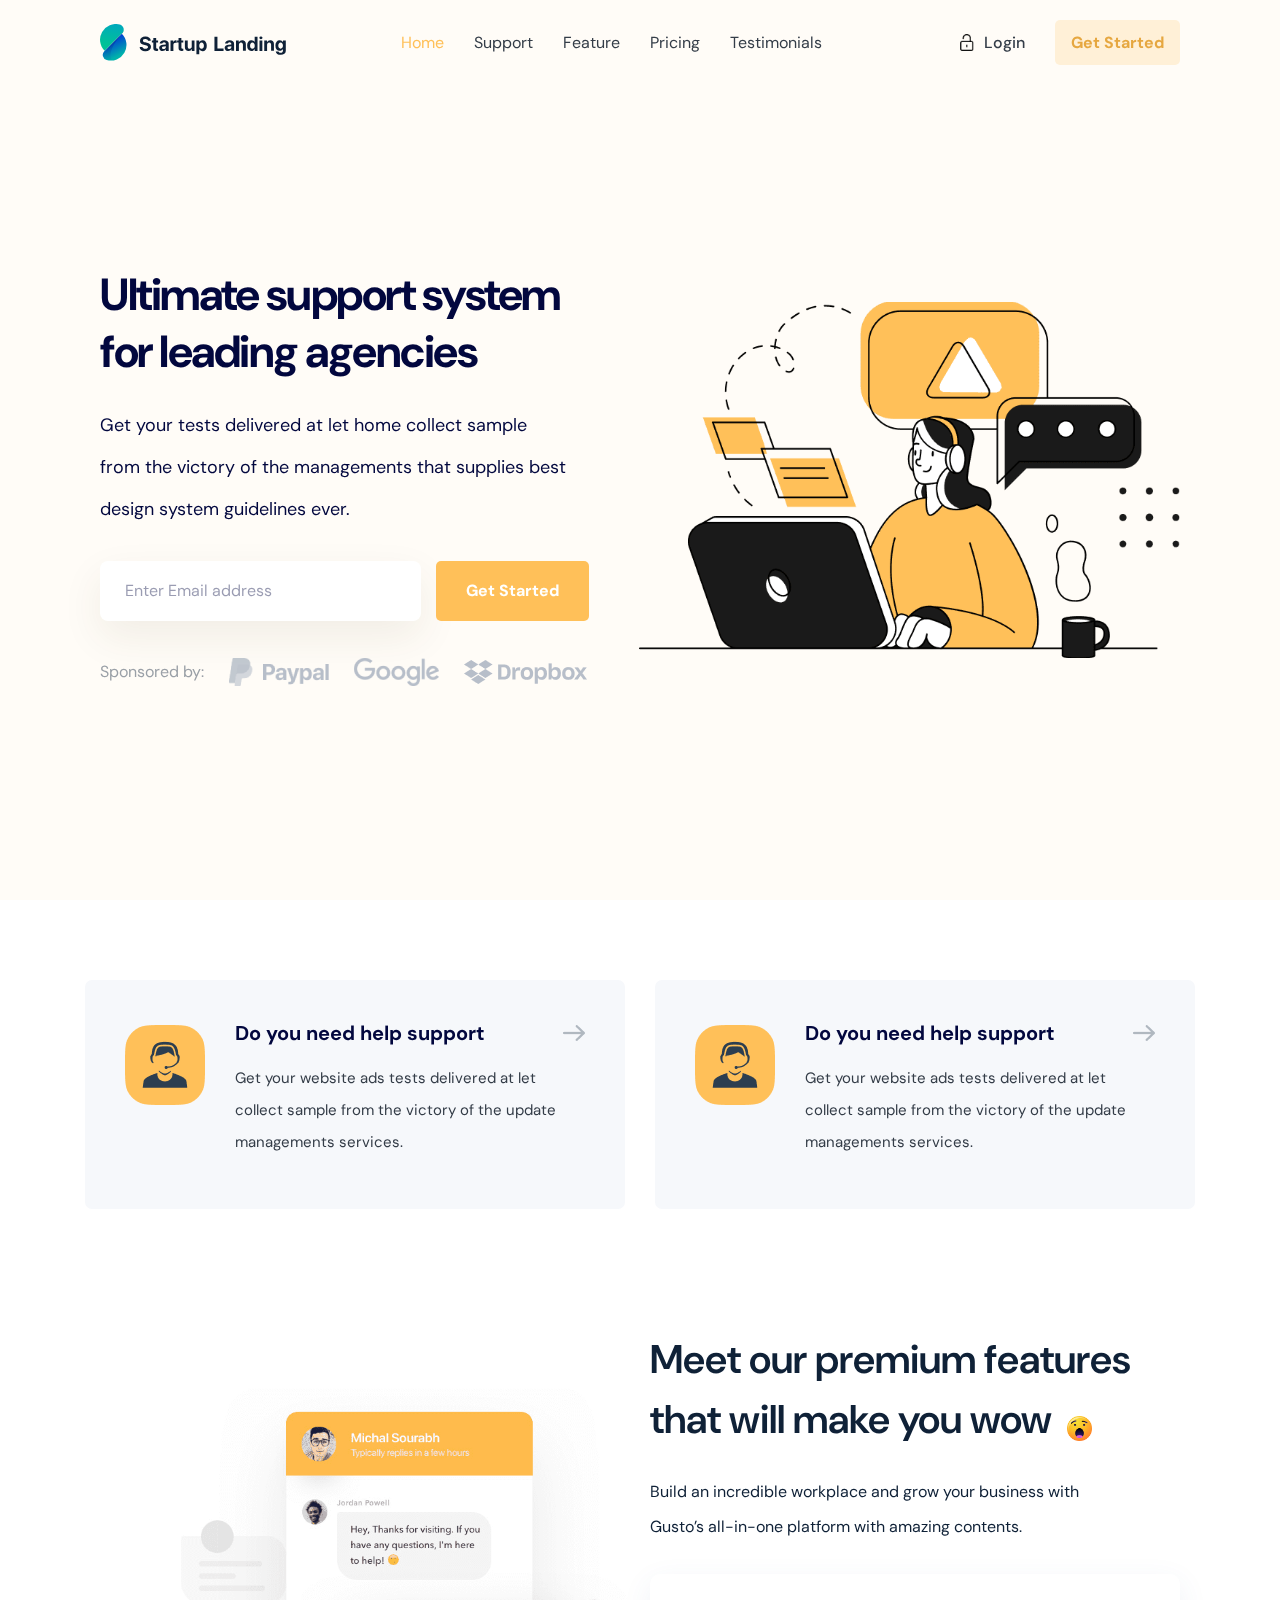
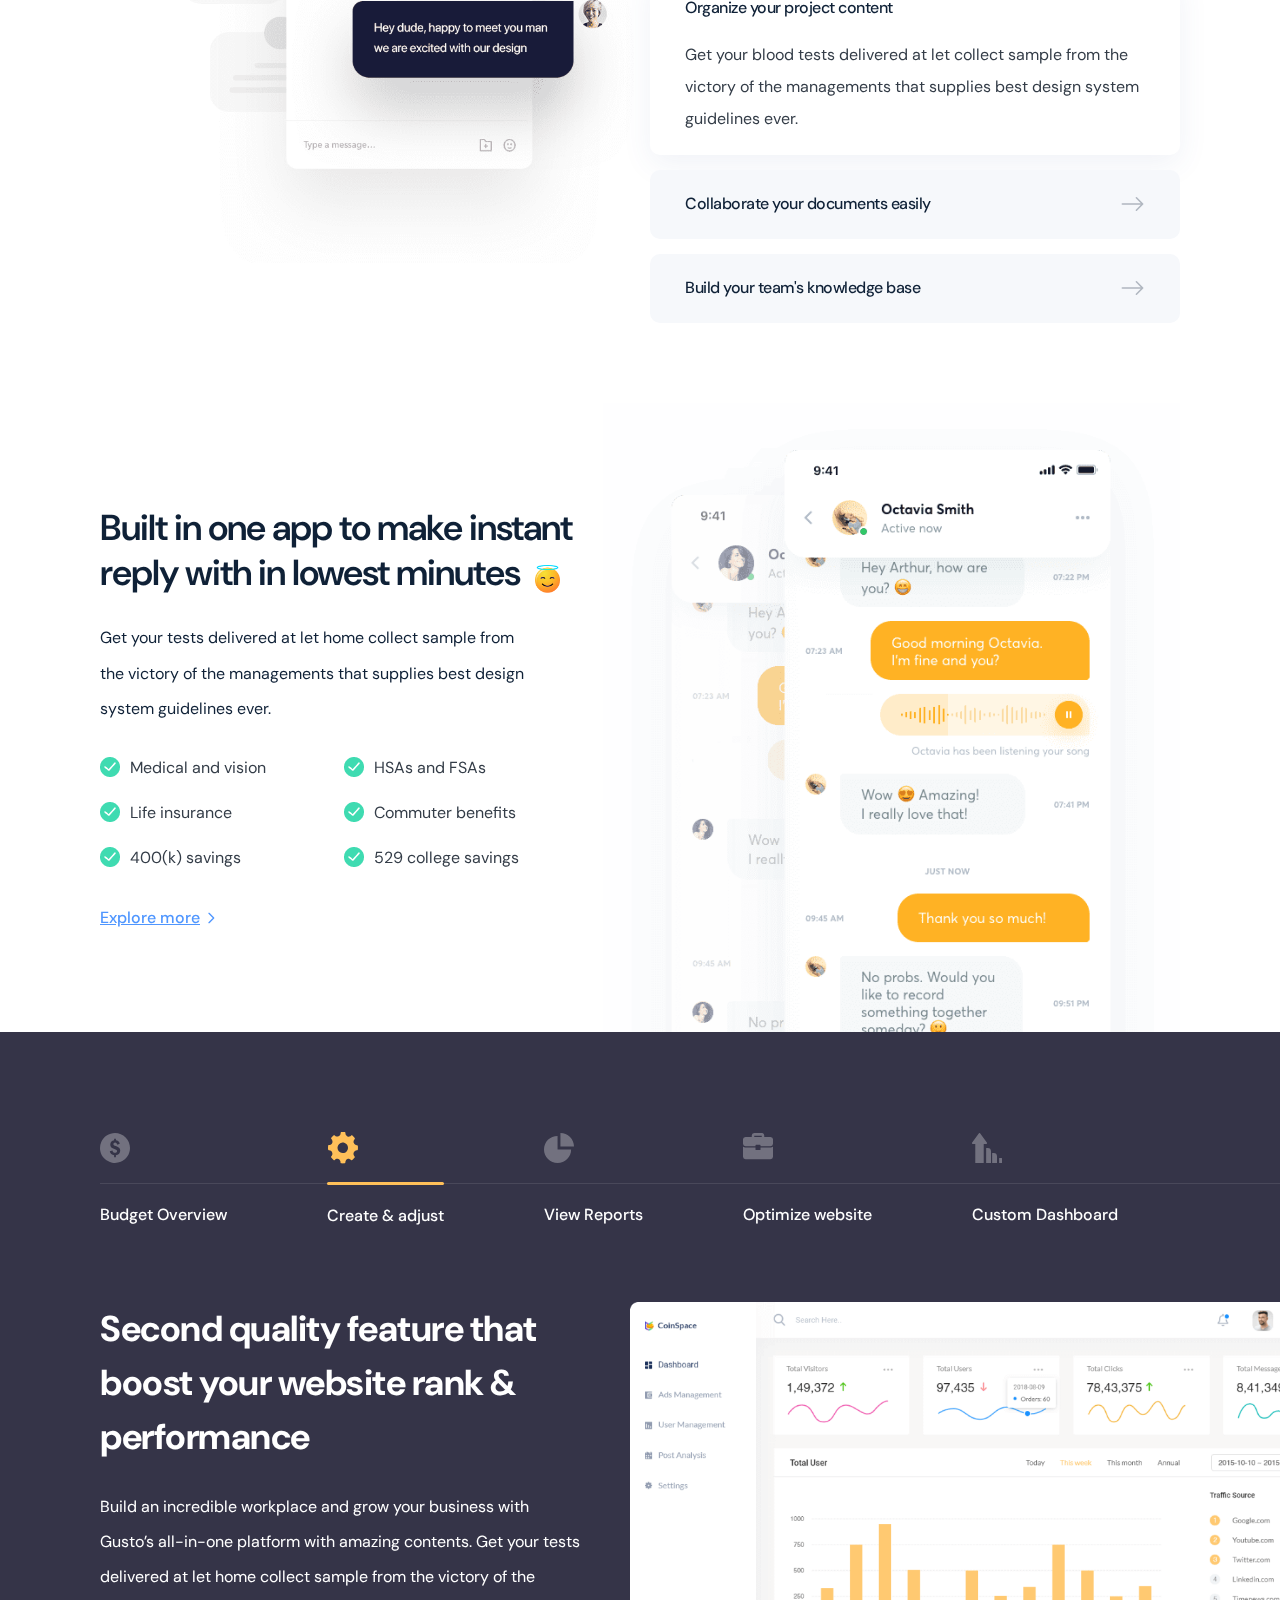
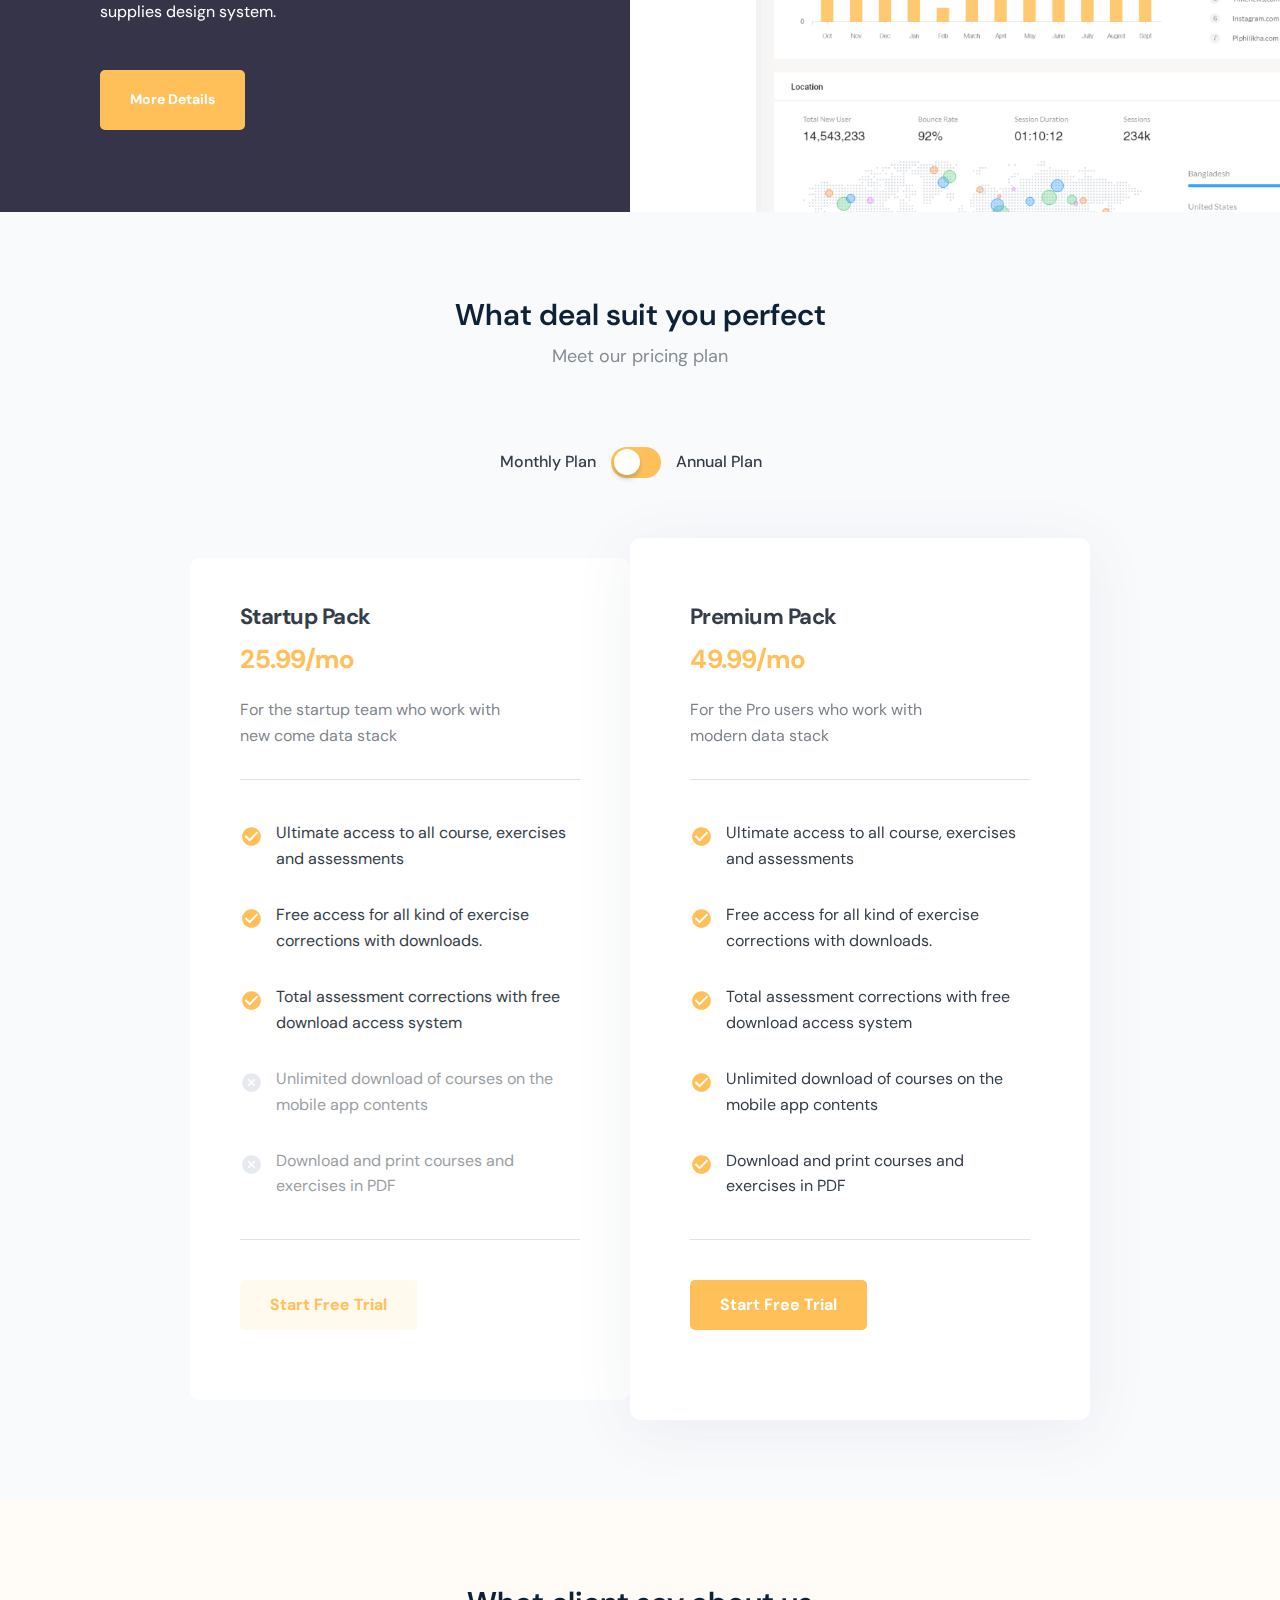
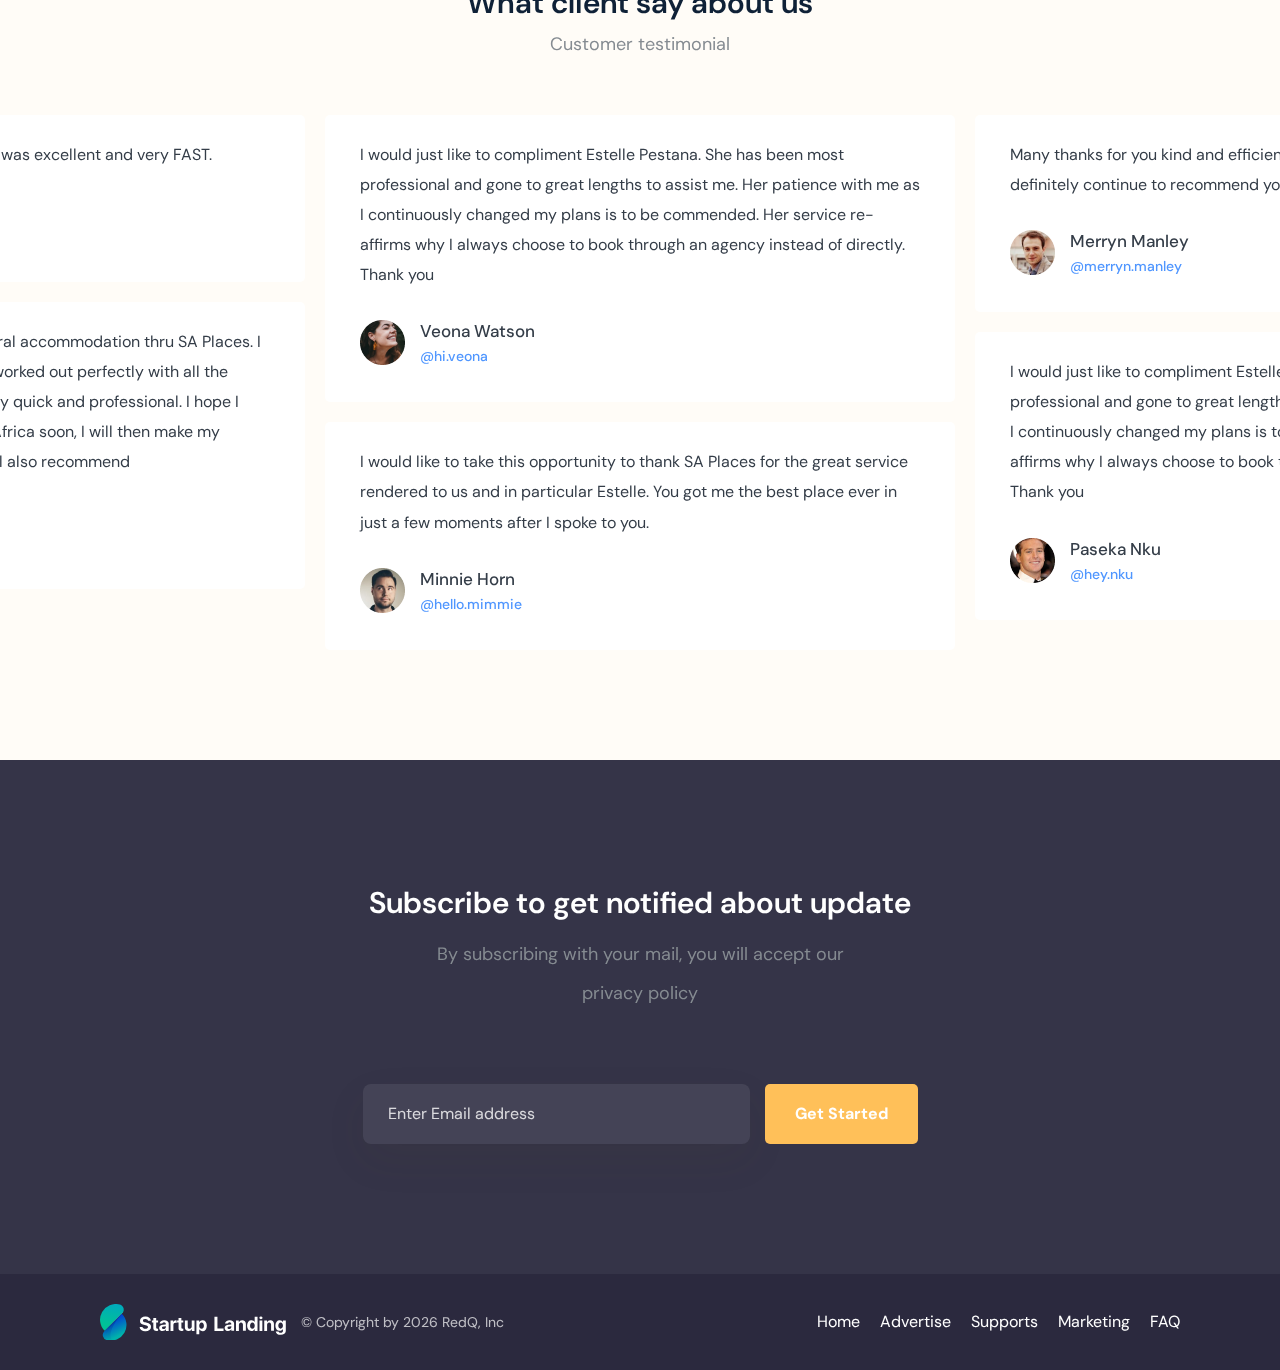
<file: index.html>
<!DOCTYPE html><html lang="en"><head><meta charSet="utf-8"/><meta http-equiv="x-ua-compatible" content="ie=edge"/><meta name="viewport" content="width=device-width, initial-scale=1, shrink-to-fit=no"/><style data-href="/styles.3304922034448b98f74e.css" id="gatsby-global-css">.drawer{position:fixed;z-index:9999;transition:width 0s ease .3s,height 0s ease .3s,-webkit-transform .3s cubic-bezier(.78,.14,.15,.86);transition:width 0s ease .3s,height 0s ease .3s,transform .3s cubic-bezier(.78,.14,.15,.86);transition:width 0s ease .3s,height 0s ease .3s,transform .3s cubic-bezier(.78,.14,.15,.86),-webkit-transform .3s cubic-bezier(.78,.14,.15,.86)}.drawer>*{transition:opacity .3s cubic-bezier(.78,.14,.15,.86),box-shadow .3s cubic-bezier(.78,.14,.15,.86),-webkit-transform .3s cubic-bezier(.78,.14,.15,.86);transition:transform .3s cubic-bezier(.78,.14,.15,.86),opacity .3s cubic-bezier(.78,.14,.15,.86),box-shadow .3s cubic-bezier(.78,.14,.15,.86);transition:transform .3s cubic-bezier(.78,.14,.15,.86),opacity .3s cubic-bezier(.78,.14,.15,.86),box-shadow .3s cubic-bezier(.78,.14,.15,.86),-webkit-transform .3s cubic-bezier(.78,.14,.15,.86)}.drawer.drawer-open{transition:-webkit-transform .3s cubic-bezier(.78,.14,.15,.86);transition:transform .3s cubic-bezier(.78,.14,.15,.86);transition:transform .3s cubic-bezier(.78,.14,.15,.86),-webkit-transform .3s cubic-bezier(.78,.14,.15,.86)}.drawer .drawer-mask{background:#000;opacity:0;width:100%;height:0;position:absolute;top:0;left:0;transition:opacity .3s cubic-bezier(.78,.14,.15,.86),height 0s ease .3s}.drawer-content-wrapper{position:absolute;background:#fff}.drawer-content{overflow:auto;z-index:1;position:relative}.drawer-handle{position:absolute;top:72px;width:41px;height:40px;cursor:pointer;z-index:0;text-align:center;line-height:40px;font-size:16px;display:flex;justify-content:center;align-items:center;background:#fff}.drawer-handle-icon{width:14px;height:2px;background:#333;position:relative;transition:background .3s cubic-bezier(.78,.14,.15,.86)}.drawer-handle-icon:after,.drawer-handle-icon:before{content:"";display:block;position:absolute;background:#333;width:100%;height:2px;transition:-webkit-transform .3s cubic-bezier(.78,.14,.15,.86);transition:transform .3s cubic-bezier(.78,.14,.15,.86);transition:transform .3s cubic-bezier(.78,.14,.15,.86),-webkit-transform .3s cubic-bezier(.78,.14,.15,.86)}.drawer-handle-icon:before{top:-5px}.drawer-handle-icon:after{top:5px}.drawer-left,.drawer-right{width:0;height:100%}.drawer-left .drawer-content,.drawer-left .drawer-content-wrapper,.drawer-right .drawer-content,.drawer-right .drawer-content-wrapper{height:100%}.drawer-left.drawer-open,.drawer-right.drawer-open{width:100%}.drawer-left.drawer-open.no-mask,.drawer-right.drawer-open.no-mask{width:0}.drawer-left{top:0;left:0}.drawer-left .drawer-handle{right:-40px;border-radius:0 4px 4px 0}.drawer-left .drawer-handle,.drawer-left.drawer-open .drawer-content-wrapper{box-shadow:2px 0 8px rgba(0,0,0,.15)}.drawer-right{top:0;right:0}.drawer-right .drawer-content-wrapper{right:0}.drawer-right .drawer-handle{left:-40px;border-radius:4px 0 0 4px}.drawer-right .drawer-handle,.drawer-right.drawer-open .drawer-content-wrapper{box-shadow:-2px 0 8px rgba(0,0,0,.15)}.drawer-right.drawer-open.no-mask{right:1px;-webkit-transform:translateX(1px);transform:translateX(1px)}.drawer-bottom,.drawer-top{width:100%;height:0%}.drawer-bottom .drawer-content,.drawer-bottom .drawer-content-wrapper,.drawer-top .drawer-content,.drawer-top .drawer-content-wrapper{width:100%}.drawer-bottom .drawer-content,.drawer-bottom.drawer-open,.drawer-top .drawer-content,.drawer-top.drawer-open{height:100%}.drawer-bottom.drawer-open.no-mask,.drawer-top.drawer-open.no-mask{height:0%}.drawer-bottom .drawer-handle,.drawer-top .drawer-handle{left:50%;margin-left:-20px}.drawer-top{top:0;left:0}.drawer-top .drawer-handle{top:auto;bottom:-40px;border-radius:0 0 4px 4px}.drawer-top .drawer-handle,.drawer-top.drawer-open .drawer-content-wrapper{box-shadow:0 2px 8px rgba(0,0,0,.15)}.drawer-bottom{bottom:0;left:0}.drawer-bottom .drawer-content-wrapper{bottom:0}.drawer-bottom .drawer-handle{top:-40px;border-radius:4px 4px 0 0}.drawer-bottom .drawer-handle,.drawer-bottom.drawer-open .drawer-content-wrapper{box-shadow:0 -2px 8px rgba(0,0,0,.15)}.drawer-bottom.drawer-open.no-mask{bottom:1px;-webkit-transform:translateY(1px);transform:translateY(1px)}.drawer.drawer-open .drawer-mask{opacity:.3;height:100%;transition:opacity .3s cubic-bezier(.78,.14,.15,.86)}.drawer.drawer-open .drawer-handle-icon{background:transparent}.drawer.drawer-open .drawer-handle-icon:before{-webkit-transform:translateY(5px) rotate(45deg);transform:translateY(5px) rotate(45deg)}.drawer.drawer-open .drawer-handle-icon:after{-webkit-transform:translateY(-5px) rotate(-45deg);transform:translateY(-5px) rotate(-45deg)}.rc-tabs-dropdown{position:absolute;background:#fefefe;border:1px solid #000;max-height:200px;overflow:auto}.rc-tabs-dropdown-hidden{display:none}.rc-tabs-dropdown-menu{margin:0;padding:0;list-style:none}.rc-tabs-dropdown-menu-item{padding:4px 8px}.rc-tabs-dropdown-menu-item-selected{background:red}.rc-tabs-dropdown-menu-item-disabled{opacity:.3;cursor:not-allowed}.rc-tabs-content{display:flex;width:100%}.rc-tabs-content-holder{flex:auto}.rc-tabs-content-animated{transition:margin .3s}.rc-tabs-tabpane{width:100%;flex:none}.rc-tabs{display:flex}.rc-tabs-bottom,.rc-tabs-top{flex-direction:column}.rc-tabs-bottom .rc-tabs-ink-bar,.rc-tabs-top .rc-tabs-ink-bar{height:3px}.rc-tabs-top .rc-tabs-ink-bar{bottom:0}.rc-tabs-bottom .rc-tabs-nav{order:1}.rc-tabs-bottom .rc-tabs-content{order:0}.rc-tabs-bottom .rc-tabs-ink-bar{top:0}.rc-tabs-left.rc-tabs-editable .rc-tabs-tab,.rc-tabs-right.rc-tabs-editable .rc-tabs-tab{padding-right:32px}.rc-tabs-left .rc-tabs-nav-wrap,.rc-tabs-right .rc-tabs-nav-wrap{flex-direction:column}.rc-tabs-left .rc-tabs-ink-bar,.rc-tabs-right .rc-tabs-ink-bar{width:3px}.rc-tabs-left .rc-tabs-nav,.rc-tabs-right .rc-tabs-nav{flex-direction:column;min-width:50px}.rc-tabs-left .rc-tabs-nav-list,.rc-tabs-left .rc-tabs-nav-operations,.rc-tabs-right .rc-tabs-nav-list,.rc-tabs-right .rc-tabs-nav-operations{flex:1 0 auto;flex-direction:column}.rc-tabs-left .rc-tabs-ink-bar{right:0}.rc-tabs-right .rc-tabs-nav{order:1}.rc-tabs-right .rc-tabs-content{order:0}.rc-tabs-right .rc-tabs-ink-bar{left:0}.rc-tabs-dropdown-rtl,.rc-tabs-rtl{direction:rtl}.rc-tabs{border:1px solid grey;font-size:14px;overflow:hidden}.rc-tabs-nav{display:flex;flex:none;position:relative}.rc-tabs-nav-measure,.rc-tabs-nav-wrap{-webkit-transform:translate(0);transform:translate(0);position:relative;display:inline-block;flex:auto;white-space:nowrap;overflow:hidden;display:flex}.rc-tabs-nav-measure-ping-left:before,.rc-tabs-nav-measure-ping-right:after,.rc-tabs-nav-wrap-ping-left:before,.rc-tabs-nav-wrap-ping-right:after{content:"";position:absolute;top:0;bottom:0}.rc-tabs-nav-measure-ping-left:before,.rc-tabs-nav-wrap-ping-left:before{left:0;border-left:1px solid red}.rc-tabs-nav-measure-ping-right:after,.rc-tabs-nav-wrap-ping-right:after{right:0;border-right:1px solid red}.rc-tabs-nav-measure-ping-bottom:after,.rc-tabs-nav-measure-ping-top:before,.rc-tabs-nav-wrap-ping-bottom:after,.rc-tabs-nav-wrap-ping-top:before{content:"";position:absolute;left:0;right:0}.rc-tabs-nav-measure-ping-top:before,.rc-tabs-nav-wrap-ping-top:before{top:0;border-top:1px solid red}.rc-tabs-nav-measure-ping-bottom:after,.rc-tabs-nav-wrap-ping-bottom:after{bottom:0;border-top:1px solid red}.rc-tabs-nav-list{display:flex;position:relative;transition:-webkit-transform .3s;transition:transform .3s;transition:transform .3s,-webkit-transform .3s}.rc-tabs-nav-operations{display:flex}.rc-tabs-nav-operations-hidden{position:absolute;visibility:hidden;pointer-events:none}.rc-tabs-nav-more{border:1px solid #00f;background:rgba(255,0,0,.1)}.rc-tabs-nav-add{border:1px solid green;background:rgba(0,255,0,.1)}.rc-tabs-tab{border:0;font-size:20px;background:hsla(0,0%,100%,.5);margin:0;display:flex;outline:none;cursor:pointer;position:relative;font-weight:lighter;align-items:center}.rc-tabs-tab-btn,.rc-tabs-tab-remove{border:0;background:transparent}.rc-tabs-tab-btn{font-weight:inherit;line-height:32px}.rc-tabs-tab-remove:hover{color:red}.rc-tabs-tab-active{font-weight:bolder}.rc-tabs-ink-bar{position:absolute;background:red;pointer-events:none}.rc-tabs-ink-bar-animated{transition:all .3s}.rc-tabs-extra-content{flex:none}@font-face{font-family:swiper-icons;src:url("data:application/font-woff;charset=utf-8;base64, [base64]//wADZ2x5ZgAAAywAAADMAAAD2MHtryVoZWFkAAABbAAAADAAAAA2E2+eoWhoZWEAAAGcAAAAHwAAACQC9gDzaG10eAAAAigAAAAZAAAArgJkABFsb2NhAAAC0AAAAFoAAABaFQAUGG1heHAAAAG8AAAAHwAAACAAcABAbmFtZQAAA/gAAAE5AAACXvFdBwlwb3N0AAAFNAAAAGIAAACE5s74hXjaY2BkYGAAYpf5Hu/j+W2+MnAzMYDAzaX6QjD6/4//Bxj5GA8AuRwMYGkAPywL13jaY2BkYGA88P8Agx4j+/8fQDYfA1AEBWgDAIB2BOoAeNpjYGRgYNBh4GdgYgABEMnIABJzYNADCQAACWgAsQB42mNgYfzCOIGBlYGB0YcxjYGBwR1Kf2WQZGhhYGBiYGVmgAFGBiQQkOaawtDAoMBQxXjg/wEGPcYDDA4wNUA2CCgwsAAAO4EL6gAAeNpj2M0gyAACqxgGNWBkZ2D4/wMA+xkDdgAAAHjaY2BgYGaAYBkGRgYQiAHyGMF8FgYHIM3DwMHABGQrMOgyWDLEM1T9/w8UBfEMgLzE////P/5//f/V/xv+r4eaAAeMbAxwIUYmIMHEgKYAYjUcsDAwsLKxc3BycfPw8jEQA/[base64]/uznmfPFBNODM2K7MTQ45YEAZqGP81AmGGcF3iPqOop0r1SPTaTbVkfUe4HXj97wYE+yNwWYxwWu4v1ugWHgo3S1XdZEVqWM7ET0cfnLGxWfkgR42o2PvWrDMBSFj/IHLaF0zKjRgdiVMwScNRAoWUoH78Y2icB/yIY09An6AH2Bdu/UB+yxopYshQiEvnvu0dURgDt8QeC8PDw7Fpji3fEA4z/PEJ6YOB5hKh4dj3EvXhxPqH/SKUY3rJ7srZ4FZnh1PMAtPhwP6fl2PMJMPDgeQ4rY8YT6Gzao0eAEA409DuggmTnFnOcSCiEiLMgxCiTI6Cq5DZUd3Qmp10vO0LaLTd2cjN4fOumlc7lUYbSQcZFkutRG7g6JKZKy0RmdLY680CDnEJ+UMkpFFe1RN7nxdVpXrC4aTtnaurOnYercZg2YVmLN/d/gczfEimrE/fs/bOuq29Zmn8tloORaXgZgGa78yO9/cnXm2BpaGvq25Dv9S4E9+5SIc9PqupJKhYFSSl47+Qcr1mYNAAAAeNptw0cKwkAAAMDZJA8Q7OUJvkLsPfZ6zFVERPy8qHh2YER+3i/BP83vIBLLySsoKimrqKqpa2hp6+jq6RsYGhmbmJqZSy0sraxtbO3sHRydnEMU4uR6yx7JJXveP7WrDycAAAAAAAH//wACeNpjYGRgYOABYhkgZgJCZgZNBkYGLQZtIJsFLMYAAAw3ALgAeNolizEKgDAQBCchRbC2sFER0YD6qVQiBCv/H9ezGI6Z5XBAw8CBK/m5iQQVauVbXLnOrMZv2oLdKFa8Pjuru2hJzGabmOSLzNMzvutpB3N42mNgZGBg4GKQYzBhYMxJLMlj4GBgAYow/P/PAJJhLM6sSoWKfWCAAwDAjgbRAAB42mNgYGBkAIIbCZo5IPrmUn0hGA0AO8EFTQAA") format("woff");font-weight:400;font-style:normal}:root{--swiper-theme-color:#007aff}.swiper-container{margin-left:auto;margin-right:auto;position:relative;overflow:hidden;list-style:none;padding:0;z-index:1}.swiper-container-vertical>.swiper-wrapper{flex-direction:column}.swiper-wrapper{position:relative;width:100%;height:100%;z-index:1;display:flex;transition-property:-webkit-transform;transition-property:transform;transition-property:transform,-webkit-transform;box-sizing:content-box}.swiper-container-android .swiper-slide,.swiper-wrapper{-webkit-transform:translateZ(0);transform:translateZ(0)}.swiper-container-multirow>.swiper-wrapper{flex-wrap:wrap}.swiper-container-multirow-column>.swiper-wrapper{flex-wrap:wrap;flex-direction:column}.swiper-container-free-mode>.swiper-wrapper{transition-timing-function:ease-out;margin:0 auto}.swiper-container-pointer-events{touch-action:pan-y}.swiper-container-pointer-events.swiper-container-vertical{touch-action:pan-x}.swiper-slide{flex-shrink:0;width:100%;height:100%;position:relative;transition-property:-webkit-transform;transition-property:transform;transition-property:transform,-webkit-transform}.swiper-slide-invisible-blank{visibility:hidden}.swiper-container-autoheight,.swiper-container-autoheight .swiper-slide{height:auto}.swiper-container-autoheight .swiper-wrapper{align-items:flex-start;transition-property:height,-webkit-transform;transition-property:transform,height;transition-property:transform,height,-webkit-transform}.swiper-container-3d{-webkit-perspective:1200px;perspective:1200px}.swiper-container-3d .swiper-cube-shadow,.swiper-container-3d .swiper-slide,.swiper-container-3d .swiper-slide-shadow-bottom,.swiper-container-3d .swiper-slide-shadow-left,.swiper-container-3d .swiper-slide-shadow-right,.swiper-container-3d .swiper-slide-shadow-top,.swiper-container-3d .swiper-wrapper{-webkit-transform-style:preserve-3d;transform-style:preserve-3d}.swiper-container-3d .swiper-slide-shadow-bottom,.swiper-container-3d .swiper-slide-shadow-left,.swiper-container-3d .swiper-slide-shadow-right,.swiper-container-3d .swiper-slide-shadow-top{position:absolute;left:0;top:0;width:100%;height:100%;pointer-events:none;z-index:10}.swiper-container-3d .swiper-slide-shadow-left{background-image:linear-gradient(270deg,rgba(0,0,0,.5),transparent)}.swiper-container-3d .swiper-slide-shadow-right{background-image:linear-gradient(90deg,rgba(0,0,0,.5),transparent)}.swiper-container-3d .swiper-slide-shadow-top{background-image:linear-gradient(0deg,rgba(0,0,0,.5),transparent)}.swiper-container-3d .swiper-slide-shadow-bottom{background-image:linear-gradient(180deg,rgba(0,0,0,.5),transparent)}.swiper-container-css-mode>.swiper-wrapper{overflow:auto;scrollbar-width:none;-ms-overflow-style:none}.swiper-container-css-mode>.swiper-wrapper::-webkit-scrollbar{display:none}.swiper-container-css-mode>.swiper-wrapper>.swiper-slide{scroll-snap-align:start start}.swiper-container-horizontal.swiper-container-css-mode>.swiper-wrapper{scroll-snap-type:x mandatory}.swiper-container-vertical.swiper-container-css-mode>.swiper-wrapper{scroll-snap-type:y mandatory}:root{--swiper-navigation-size:44px}.swiper-button-next,.swiper-button-prev{position:absolute;top:50%;width:calc(var(--swiper-navigation-size)/44*27);height:var(--swiper-navigation-size);margin-top:calc(0px - var(--swiper-navigation-size)/2);z-index:10;cursor:pointer;display:flex;align-items:center;justify-content:center;color:var(--swiper-navigation-color,var(--swiper-theme-color))}.swiper-button-next.swiper-button-disabled,.swiper-button-prev.swiper-button-disabled{opacity:.35;cursor:auto;pointer-events:none}.swiper-button-next:after,.swiper-button-prev:after{font-family:swiper-icons;font-size:var(--swiper-navigation-size);text-transform:none!important;letter-spacing:0;text-transform:none;font-variant:normal;line-height:1}.swiper-button-prev,.swiper-container-rtl .swiper-button-next{left:10px;right:auto}.swiper-button-prev:after,.swiper-container-rtl .swiper-button-next:after{content:"prev"}.swiper-button-next,.swiper-container-rtl .swiper-button-prev{right:10px;left:auto}.swiper-button-next:after,.swiper-container-rtl .swiper-button-prev:after{content:"next"}.swiper-button-next.swiper-button-white,.swiper-button-prev.swiper-button-white{--swiper-navigation-color:#fff}.swiper-button-next.swiper-button-black,.swiper-button-prev.swiper-button-black{--swiper-navigation-color:#000}.swiper-button-lock{display:none}.swiper-pagination{position:absolute;text-align:center;transition:opacity .3s;-webkit-transform:translateZ(0);transform:translateZ(0);z-index:10}.swiper-pagination.swiper-pagination-hidden{opacity:0}.swiper-container-horizontal>.swiper-pagination-bullets,.swiper-pagination-custom,.swiper-pagination-fraction{bottom:10px;left:0;width:100%}.swiper-pagination-bullets-dynamic{overflow:hidden;font-size:0}.swiper-pagination-bullets-dynamic .swiper-pagination-bullet{-webkit-transform:scale(.33);transform:scale(.33);position:relative}.swiper-pagination-bullets-dynamic .swiper-pagination-bullet-active,.swiper-pagination-bullets-dynamic .swiper-pagination-bullet-active-main{-webkit-transform:scale(1);transform:scale(1)}.swiper-pagination-bullets-dynamic .swiper-pagination-bullet-active-prev{-webkit-transform:scale(.66);transform:scale(.66)}.swiper-pagination-bullets-dynamic .swiper-pagination-bullet-active-prev-prev{-webkit-transform:scale(.33);transform:scale(.33)}.swiper-pagination-bullets-dynamic .swiper-pagination-bullet-active-next{-webkit-transform:scale(.66);transform:scale(.66)}.swiper-pagination-bullets-dynamic .swiper-pagination-bullet-active-next-next{-webkit-transform:scale(.33);transform:scale(.33)}.swiper-pagination-bullet{width:8px;height:8px;display:inline-block;border-radius:50%;background:#000;opacity:.2}button.swiper-pagination-bullet{border:none;margin:0;padding:0;box-shadow:none;-webkit-appearance:none;appearance:none}.swiper-pagination-clickable .swiper-pagination-bullet{cursor:pointer}.swiper-pagination-bullet:only-child{display:none!important}.swiper-pagination-bullet-active{opacity:1;background:var(--swiper-pagination-color,var(--swiper-theme-color))}.swiper-container-vertical>.swiper-pagination-bullets{right:10px;top:50%;-webkit-transform:translate3d(0,-50%,0);transform:translate3d(0,-50%,0)}.swiper-container-vertical>.swiper-pagination-bullets .swiper-pagination-bullet{margin:6px 0;display:block}.swiper-container-vertical>.swiper-pagination-bullets.swiper-pagination-bullets-dynamic{top:50%;-webkit-transform:translateY(-50%);transform:translateY(-50%);width:8px}.swiper-container-vertical>.swiper-pagination-bullets.swiper-pagination-bullets-dynamic .swiper-pagination-bullet{display:inline-block;transition:top .2s,-webkit-transform .2s;transition:transform .2s,top .2s;transition:transform .2s,top .2s,-webkit-transform .2s}.swiper-container-horizontal>.swiper-pagination-bullets .swiper-pagination-bullet{margin:0 4px}.swiper-container-horizontal>.swiper-pagination-bullets.swiper-pagination-bullets-dynamic{left:50%;-webkit-transform:translateX(-50%);transform:translateX(-50%);white-space:nowrap}.swiper-container-horizontal>.swiper-pagination-bullets.swiper-pagination-bullets-dynamic .swiper-pagination-bullet{transition:left .2s,-webkit-transform .2s;transition:transform .2s,left .2s;transition:transform .2s,left .2s,-webkit-transform .2s}.swiper-container-horizontal.swiper-container-rtl>.swiper-pagination-bullets-dynamic .swiper-pagination-bullet{transition:right .2s,-webkit-transform .2s;transition:transform .2s,right .2s;transition:transform .2s,right .2s,-webkit-transform .2s}.swiper-pagination-progressbar{background:rgba(0,0,0,.25);position:absolute}.swiper-pagination-progressbar .swiper-pagination-progressbar-fill{background:var(--swiper-pagination-color,var(--swiper-theme-color));position:absolute;left:0;top:0;width:100%;height:100%;-webkit-transform:scale(0);transform:scale(0);-webkit-transform-origin:left top;transform-origin:left top}.swiper-container-rtl .swiper-pagination-progressbar .swiper-pagination-progressbar-fill{-webkit-transform-origin:right top;transform-origin:right top}.swiper-container-horizontal>.swiper-pagination-progressbar,.swiper-container-vertical>.swiper-pagination-progressbar.swiper-pagination-progressbar-opposite{width:100%;height:4px;left:0;top:0}.swiper-container-horizontal>.swiper-pagination-progressbar.swiper-pagination-progressbar-opposite,.swiper-container-vertical>.swiper-pagination-progressbar{width:4px;height:100%;left:0;top:0}.swiper-pagination-white{--swiper-pagination-color:#fff}.swiper-pagination-black{--swiper-pagination-color:#000}.swiper-pagination-lock{display:none}.swiper-scrollbar{border-radius:10px;position:relative;-ms-touch-action:none;background:rgba(0,0,0,.1)}.swiper-container-horizontal>.swiper-scrollbar{position:absolute;left:1%;bottom:3px;z-index:50;height:5px;width:98%}.swiper-container-vertical>.swiper-scrollbar{position:absolute;right:3px;top:1%;z-index:50;width:5px;height:98%}.swiper-scrollbar-drag{height:100%;width:100%;position:relative;background:rgba(0,0,0,.5);border-radius:10px;left:0;top:0}.swiper-scrollbar-cursor-drag{cursor:move}.swiper-scrollbar-lock{display:none}.swiper-zoom-container{width:100%;height:100%;display:flex;justify-content:center;align-items:center;text-align:center}.swiper-zoom-container>canvas,.swiper-zoom-container>img,.swiper-zoom-container>svg{max-width:100%;max-height:100%;-o-object-fit:contain;object-fit:contain}.swiper-slide-zoomed{cursor:move}.swiper-lazy-preloader{width:42px;height:42px;position:absolute;left:50%;top:50%;margin-left:-21px;margin-top:-21px;z-index:10;-webkit-transform-origin:50%;transform-origin:50%;-webkit-animation:swiper-preloader-spin 1s linear infinite;animation:swiper-preloader-spin 1s linear infinite;box-sizing:border-box;border-radius:50%;border:4px solid var(--swiper-preloader-color,var(--swiper-theme-color));border-top:4px solid transparent}.swiper-lazy-preloader-white{--swiper-preloader-color:#fff}.swiper-lazy-preloader-black{--swiper-preloader-color:#000}@-webkit-keyframes swiper-preloader-spin{to{-webkit-transform:rotate(1turn);transform:rotate(1turn)}}@keyframes swiper-preloader-spin{to{-webkit-transform:rotate(1turn);transform:rotate(1turn)}}.swiper-container .swiper-notification{position:absolute;left:0;top:0;pointer-events:none;opacity:0;z-index:-1000}.swiper-container-fade.swiper-container-free-mode .swiper-slide{transition-timing-function:ease-out}.swiper-container-fade .swiper-slide{pointer-events:none;transition-property:opacity}.swiper-container-fade .swiper-slide .swiper-slide{pointer-events:none}.swiper-container-fade .swiper-slide-active,.swiper-container-fade .swiper-slide-active .swiper-slide-active{pointer-events:auto}.swiper-container-cube{overflow:visible}.swiper-container-cube .swiper-slide{pointer-events:none;-webkit-backface-visibility:hidden;backface-visibility:hidden;z-index:1;visibility:hidden;-webkit-transform-origin:0 0;transform-origin:0 0;width:100%;height:100%}.swiper-container-cube .swiper-slide .swiper-slide{pointer-events:none}.swiper-container-cube.swiper-container-rtl .swiper-slide{-webkit-transform-origin:100% 0;transform-origin:100% 0}.swiper-container-cube .swiper-slide-active,.swiper-container-cube .swiper-slide-active .swiper-slide-active{pointer-events:auto}.swiper-container-cube .swiper-slide-active,.swiper-container-cube .swiper-slide-next,.swiper-container-cube .swiper-slide-next+.swiper-slide,.swiper-container-cube .swiper-slide-prev{pointer-events:auto;visibility:visible}.swiper-container-cube .swiper-slide-shadow-bottom,.swiper-container-cube .swiper-slide-shadow-left,.swiper-container-cube .swiper-slide-shadow-right,.swiper-container-cube .swiper-slide-shadow-top{z-index:0;-webkit-backface-visibility:hidden;backface-visibility:hidden}.swiper-container-cube .swiper-cube-shadow{position:absolute;left:0;bottom:0;width:100%;height:100%;opacity:.6;z-index:0}.swiper-container-cube .swiper-cube-shadow:before{content:"";background:#000;position:absolute;left:0;top:0;bottom:0;right:0;-webkit-filter:blur(50px);filter:blur(50px)}.swiper-container-flip{overflow:visible}.swiper-container-flip .swiper-slide{pointer-events:none;-webkit-backface-visibility:hidden;backface-visibility:hidden;z-index:1}.swiper-container-flip .swiper-slide .swiper-slide{pointer-events:none}.swiper-container-flip .swiper-slide-active,.swiper-container-flip .swiper-slide-active .swiper-slide-active{pointer-events:auto}.swiper-container-flip .swiper-slide-shadow-bottom,.swiper-container-flip .swiper-slide-shadow-left,.swiper-container-flip .swiper-slide-shadow-right,.swiper-container-flip .swiper-slide-shadow-top{z-index:0;-webkit-backface-visibility:hidden;backface-visibility:hidden}</style><meta name="generator" content="Gatsby 2.32.13"/><title data-react-helmet="true">Startup Agency Alpha Landing | Gatsby Default Starter</title><meta data-react-helmet="true" name="description" content="Collection of free top of the line startup landing templates built using react/ next js. Free to download, simply edit and deploy! Updated weekly!"/><meta data-react-helmet="true" property="og:title" content="Startup Agency Alpha Landing"/><meta data-react-helmet="true" property="og:description" content="Collection of free top of the line startup landing templates built using react/ next js. Free to download, simply edit and deploy! Updated weekly!"/><meta data-react-helmet="true" property="og:type" content="website"/><meta data-react-helmet="true" name="twitter:card" content="summary"/><meta data-react-helmet="true" name="twitter:creator" content="@gatsbyjs"/><meta data-react-helmet="true" name="twitter:title" content="Startup Agency Alpha Landing"/><meta data-react-helmet="true" name="twitter:description" content="Collection of free top of the line startup landing templates built using react/ next js. Free to download, simply edit and deploy! Updated weekly!"/><link rel="icon" href="/favicon-32x32.png?v=a8cd888c3ab3cedad662a22ee5da7248" type="image/png"/><link rel="manifest" href="/manifest.webmanifest" crossorigin="anonymous"/><meta name="theme-color" content="#663399"/><link rel="apple-touch-icon" sizes="48x48" href="/icons/icon-48x48.png?v=a8cd888c3ab3cedad662a22ee5da7248"/><link rel="apple-touch-icon" sizes="72x72" href="/icons/icon-72x72.png?v=a8cd888c3ab3cedad662a22ee5da7248"/><link rel="apple-touch-icon" sizes="96x96" href="/icons/icon-96x96.png?v=a8cd888c3ab3cedad662a22ee5da7248"/><link rel="apple-touch-icon" sizes="144x144" href="/icons/icon-144x144.png?v=a8cd888c3ab3cedad662a22ee5da7248"/><link rel="apple-touch-icon" sizes="192x192" href="/icons/icon-192x192.png?v=a8cd888c3ab3cedad662a22ee5da7248"/><link rel="apple-touch-icon" sizes="256x256" href="/icons/icon-256x256.png?v=a8cd888c3ab3cedad662a22ee5da7248"/><link rel="apple-touch-icon" sizes="384x384" href="/icons/icon-384x384.png?v=a8cd888c3ab3cedad662a22ee5da7248"/><link rel="apple-touch-icon" sizes="512x512" href="/icons/icon-512x512.png?v=a8cd888c3ab3cedad662a22ee5da7248"/><link rel="preconnect" href="https://www.google-analytics.com"/><link rel="dns-prefetch" href="https://www.google-analytics.com"/><link as="script" rel="preload" href="/webpack-runtime-236504a1be4a7cad330c.js"/><link as="script" rel="preload" href="/framework-8de36d3fd07627b19105.js"/><link as="script" rel="preload" href="/app-7649c8125a689dec90dc.js"/><link as="script" rel="preload" href="/styles-f3e9059f8c2a75df70f2.js"/><link as="script" rel="preload" href="/d64684d8-f54a8014ae2d37d058fb.js"/><link as="script" rel="preload" href="/05d954cf-108782de9acd43c69901.js"/><link as="script" rel="preload" href="/0c428ae2-fbe3553aeeca79375aed.js"/><link as="script" rel="preload" href="/95b64a6e-30c0b74ee1c84fdf8c72.js"/><link as="script" rel="preload" href="/commons-a385651c5e58351b1074.js"/><link as="script" rel="preload" href="/component---src-pages-index-js-12bcc2f073a8de62db08.js"/><link as="fetch" rel="preload" href="/page-data/index/page-data.json" crossorigin="anonymous"/><link as="fetch" rel="preload" href="/page-data/sq/d/1589222081.json" crossorigin="anonymous"/><link as="fetch" rel="preload" href="/page-data/sq/d/3838077303.json" crossorigin="anonymous"/><link as="fetch" rel="preload" href="/page-data/sq/d/63159454.json" crossorigin="anonymous"/><link as="fetch" rel="preload" href="/page-data/sq/d/835402369.json" crossorigin="anonymous"/><link as="fetch" rel="preload" href="/page-data/app-data.json" crossorigin="anonymous"/></head><body><script>(function() { try {
  var mode = localStorage.getItem('theme-ui-color-mode');
  if (!mode) return
  document.body.classList.add('theme-ui-' + mode);
} catch (e) {} })();</script><div id="___gatsby"><style data-emotion-css="1f4nb3s">body{--theme-ui-colors-text:var(--theme-ui-colors-text,#343D48);--theme-ui-colors-textSecondary:var(--theme-ui-colors-textSecondary,#02073E);--theme-ui-colors-heading:var(--theme-ui-colors-heading,#0F2137);--theme-ui-colors-headingSecondary:var(--theme-ui-colors-headingSecondary,#343D48);--theme-ui-colors-background:var(--theme-ui-colors-background,#FFFFFF);--theme-ui-colors-backgroundSecondary:var(--theme-ui-colors-backgroundSecondary,#F9FBFD);--theme-ui-colors-borderColor:var(--theme-ui-colors-borderColor,#F3F4F5);--theme-ui-colors-primary:var(--theme-ui-colors-primary,#FFC059);--theme-ui-colors-secondary:var(--theme-ui-colors-secondary,#353448);--theme-ui-colors-muted:var(--theme-ui-colors-muted,#7B8188);--theme-ui-colors-accent:var(--theme-ui-colors-accent,#609);--theme-ui-colors-dark:var(--theme-ui-colors-dark,#10132D);--theme-ui-colors-link:var(--theme-ui-colors-link,#4F96FF);color:var(--theme-ui-colors-text,#343D48);background-color:var(--theme-ui-colors-background,#FFFFFF);}body.theme-ui-dark{--theme-ui-colors-text:var(--theme-ui-colors-modes-dark-text,#fff);--theme-ui-colors-background:var(--theme-ui-colors-modes-dark-background,#000);--theme-ui-colors-primary:var(--theme-ui-colors-modes-dark-primary,#0cf);--theme-ui-colors-secondary:var(--theme-ui-colors-modes-dark-secondary,#09c);--theme-ui-colors-muted:var(--theme-ui-colors-modes-dark-muted,#111);}</style><style data-emotion-css="v14w2y">*{box-sizing:border-box;}body{margin:0;font-family:DM Sans,sans-serif;line-height:1.5;font-weight:normal;}</style><div style="outline:none" tabindex="-1" id="gatsby-focus-wrapper"><style data-emotion-css="xm8j3c">.css-xm8j3c{background-color:transparent;}.css-xm8j3c header{position:fixed;left:0;right:0;padding-top:20px;padding-bottom:20px;-webkit-transition:all 0.3s ease-in-out 0s;transition:all 0.3s ease-in-out 0s;}.css-xm8j3c header.is-mobile-menu{background-color:white;}.css-xm8j3c .is-sticky header{background-color:white;padding-top:13px;padding-bottom:13px;box-shadow:0 6px 13px rgba(38,78,118,0.1);}</style><style data-emotion-css="7lrtxh">.css-7lrtxh{box-sizing:border-box;margin:0;min-width:0;background-color:transparent;}.css-7lrtxh header{position:fixed;left:0;right:0;padding-top:20px;padding-bottom:20px;-webkit-transition:all 0.3s ease-in-out 0s;transition:all 0.3s ease-in-out 0s;}.css-7lrtxh header.is-mobile-menu{background-color:white;}.css-7lrtxh .is-sticky header{background-color:white;padding-top:13px;padding-bottom:13px;box-shadow:0 6px 13px rgba(38,78,118,0.1);}</style><div class="css-7lrtxh"><div class="sticky-outer-wrapper"><div class="sticky-inner-wrapper" style="position:relative;top:0px;z-index:100"><style data-emotion-css="vurnku">.css-vurnku{box-sizing:border-box;margin:0;min-width:0;}</style><header class=" css-vurnku"><style data-emotion-css="q79fuf">.css-q79fuf{box-sizing:border-box;margin:0;min-width:0;width:100%;max-width:container;margin-left:auto;margin-right:auto;max-width:100%;padding-left:30px;padding-right:30px;margin:0 auto;}@media screen and (min-width:480px){.css-q79fuf{padding-left:30px;padding-right:30px;}}@media screen and (min-width:1024px){.css-q79fuf{max-width:970px;}}@media screen and (min-width:1200px){.css-q79fuf{max-width:1140px;}}@media screen and (min-width:1367px){.css-q79fuf{max-width:1260px;}}</style><div class="css-q79fuf"><style data-emotion-css="1lekzkb">.css-1lekzkb{display:-webkit-box;display:-webkit-flex;display:-ms-flexbox;display:flex;-webkit-align-items:center;-webkit-box-align:center;-ms-flex-align:center;align-items:center;-webkit-box-pack:justify;-webkit-justify-content:space-between;-ms-flex-pack:justify;justify-content:space-between;}</style><style data-emotion-css="190uhut">.css-190uhut{box-sizing:border-box;margin:0;min-width:0;display:-webkit-box;display:-webkit-flex;display:-ms-flexbox;display:flex;-webkit-align-items:center;-webkit-box-align:center;-ms-flex-align:center;align-items:center;-webkit-box-pack:justify;-webkit-justify-content:space-between;-ms-flex-pack:justify;justify-content:space-between;}</style><div class="css-190uhut"><style data-emotion-css="g7km8x">@media screen and (min-width:1024px){.css-g7km8x{margin-right:30px;}}@media screen and (min-width:1200px){.css-g7km8x{margin-right:100px;}}</style><style data-emotion-css="12e7g62">.css-12e7g62{-webkit-align-items:center;-webkit-box-align:center;-ms-flex-align:center;align-items:center;cursor:pointer;display:-webkit-inline-box;display:-webkit-inline-flex;display:-ms-inline-flexbox;display:inline-flex;}.css-12e7g62 svg{height:auto;width:128px;}@media screen and (min-width:640px){.css-12e7g62 svg{width:100%;}}@media screen and (min-width:1024px){.css-12e7g62{margin-right:30px;}}@media screen and (min-width:1200px){.css-12e7g62{margin-right:100px;}}</style><style data-emotion-css="i72qdy">.css-i72qdy{box-sizing:border-box;margin:0;min-width:0;-webkit-align-items:center;-webkit-box-align:center;-ms-flex-align:center;align-items:center;cursor:pointer;display:-webkit-inline-box;display:-webkit-inline-flex;display:-ms-inline-flexbox;display:inline-flex;}.css-i72qdy svg{height:auto;width:128px;}@media screen and (min-width:640px){.css-i72qdy svg{width:100%;}}@media screen and (min-width:1024px){.css-i72qdy{margin-right:30px;}}@media screen and (min-width:1200px){.css-i72qdy{margin-right:100px;}}</style><a aria-current="page" class="css-i72qdy" href="/"><svg viewBox="0 0 185.92 36.62" width="185.92" height="36.62"><defs><linearGradient id="prefix__b" x1="16.08" y1="-16.52" x2="10.26" y2="20.44" gradientUnits="userSpaceOnUse"><stop offset="0" stop-color="#0096d9"></stop><stop offset="1" stop-color="#00c198"></stop></linearGradient><linearGradient id="prefix__c" x1="8.95" y1="13.48" x2="18.28" y2="32.02" gradientUnits="userSpaceOnUse"><stop offset="0" stop-color="#002dd9"></stop><stop offset="1" stop-color="#00b2ab"></stop></linearGradient><linearGradient id="prefix__a" x1="23.33" y1="-3.39" x2="5.66" y2="37.65" gradientUnits="userSpaceOnUse"><stop offset="0" stop-color="#3482c0"></stop><stop offset="0.45" stop-color="#96bede"></stop><stop offset="0.83" stop-color="#e1edf6"></stop><stop offset="1" stop-color="#fff"></stop></linearGradient><linearGradient id="prefix__d" x1="21.64" y1="1.42" x2="6.63" y2="30.44" xlink:href="#prefix__a"></linearGradient><linearGradient id="prefix__e" x1="25.15" y1="3.24" x2="10.14" y2="32.25" gradientUnits="userSpaceOnUse"><stop offset="0" stop-color="#569fa1"></stop><stop offset="0.36" stop-color="#97c4c5"></stop><stop offset="0.8" stop-color="#e2eeef"></stop><stop offset="1" stop-color="#fff"></stop></linearGradient><radialGradient id="prefix__f" cx="21.16" cy="32.05" r="27.25" gradientUnits="userSpaceOnUse"><stop offset="0" stop-color="#ff0"></stop><stop offset="1"></stop></radialGradient></defs><g data-name="Layer 2"><g data-name="Layer 1"><path d="M39.64 22.9h2.85a1.86 1.86 0 00.9 1.4 3.67 3.67 0 002 .53 3.33 3.33 0 001.9-.5A1.5 1.5 0 0048 23a1.32 1.32 0 00-.54-1.1 4.91 4.91 0 00-1.83-.71l-1.84-.4Q40 20 40 16.9a3.81 3.81 0 011.5-3.13 6.14 6.14 0 013.89-1.19 6.07 6.07 0 013.89 1.16 3.86 3.86 0 011.5 3.08H48a1.77 1.77 0 00-.79-1.4 3 3 0 00-1.82-.52 3 3 0 00-1.77.48 1.49 1.49 0 00-.66 1.26 1.25 1.25 0 00.53 1.05 5.29 5.29 0 001.77.68l1.71.36A6.18 6.18 0 0150 20.14a3.42 3.42 0 011 2.56 3.93 3.93 0 01-1.55 3.3 6.63 6.63 0 01-4.17 1.2 6.65 6.65 0 01-4.06-1.2 3.9 3.9 0 01-1.58-3.1zM53.33 14h2.85v2.42h1.93v2.18h-1.93v5c0 .78.41 1.18 1.23 1.18a4.44 4.44 0 00.69-.05v2.1a6.12 6.12 0 01-1.36.11 4.1 4.1 0 01-2.63-.66 2.74 2.74 0 01-.78-2.2V18.6h-1.48v-2.15h1.48zm10.29 11a2.39 2.39 0 001.6-.55 1.74 1.74 0 00.66-1.39v-.76l-2.2.13a2.3 2.3 0 00-1.24.4 1.09 1.09 0 00-.43.9 1.1 1.1 0 00.44.93 1.83 1.83 0 001.17.34zm-.94 2.06a3.6 3.6 0 01-2.51-.89 2.92 2.92 0 01-1-2.28 2.68 2.68 0 011-2.24 5.43 5.43 0 013-.93l2.63-.15v-.7a1.4 1.4 0 00-.47-1.13 1.91 1.91 0 00-1.28-.41 2.2 2.2 0 00-1.28.35 1.44 1.44 0 00-.6.95h-2.53A3.21 3.21 0 0161 17.17a5.31 5.31 0 013.29-1 5.05 5.05 0 013.23 1 3.09 3.09 0 011.21 2.54v7.2h-2.8v-1.6h-.06a3.08 3.08 0 01-1.3 1.3 3.89 3.89 0 01-1.89.47zm7.85-.16V16.45h2.76v1.88h.06a2.86 2.86 0 01.91-1.52 2.43 2.43 0 011.58-.53 2.88 2.88 0 01.81.11v2.51a2.79 2.79 0 00-1-.17 2.16 2.16 0 00-1.64.62 2.39 2.39 0 00-.59 1.72v5.85zm8-12.89h2.85v2.42h1.94v2.17h-1.89v5c0 .78.41 1.18 1.23 1.18a4.68 4.68 0 00.7-.05v2.1A6.24 6.24 0 0182 27a4.15 4.15 0 01-2.64-.66 2.74 2.74 0 01-.78-2.2V18.6h-1.47v-2.15h1.47zm16 2.42v10.49h-2.69V25h-.06a3.07 3.07 0 01-3.13 2.08 3.71 3.71 0 01-2.75-1 4 4 0 01-1-2.87v-6.76h2.85v6.15a2.28 2.28 0 00.5 1.59 1.86 1.86 0 001.45.55 1.9 1.9 0 001.51-.63 2.4 2.4 0 00.55-1.67v-6zm8-.17a3.79 3.79 0 013.14 1.44 6.14 6.14 0 011.15 4 6.33 6.33 0 01-1.13 4 4.1 4.1 0 01-5.09.92 3.15 3.15 0 01-1.27-1.41h-.03v5.17h-2.85V16.45h2.81v1.82h.06a3.35 3.35 0 011.27-1.46 3.7 3.7 0 011.97-.53zm-1 8.51a2 2 0 001.77-.77 3.71 3.71 0 00.63-2.27 3.67 3.67 0 00-.63-2.26 2 2 0 00-1.69-.85 2 2 0 00-1.68.86 3.6 3.6 0 00-.64 2.25 3.73 3.73 0 00.63 2.27 2 2 0 001.69.79zm22.07-.32v2.45h-9.11V12.82h3v11.65zm5.55.55a2.39 2.39 0 001.6-.55 1.74 1.74 0 00.66-1.39v-.76l-2.2.13a2.3 2.3 0 00-1.24.4 1.09 1.09 0 00-.43.9 1.1 1.1 0 00.44.93 1.83 1.83 0 001.25.34zm-.94 2.06a3.59 3.59 0 01-2.51-.89 2.92 2.92 0 01-1-2.28 2.68 2.68 0 011-2.24 5.43 5.43 0 013-.93l2.63-.15v-.7a1.43 1.43 0 00-.47-1.13 1.91 1.91 0 00-1.28-.41 2.18 2.18 0 00-1.28.35 1.44 1.44 0 00-.6.95h-2.61a3.21 3.21 0 011.32-2.48 5.31 5.31 0 013.29-1 5.07 5.07 0 013.23 1 3.09 3.09 0 011.21 2.54v7.2h-2.76v-1.58h-.06a3.08 3.08 0 01-1.3 1.3 3.89 3.89 0 01-1.73.47zm7.85-.16V16.45h2.76v1.86h.18a3.26 3.26 0 011.25-1.52 3.6 3.6 0 012-.54 3.46 3.46 0 012.68 1 4.12 4.12 0 011 2.88v6.75H143v-6.12a2.31 2.31 0 00-.49-1.59 1.83 1.83 0 00-1.44-.55 2 2 0 00-1.52.63 2.39 2.39 0 00-.57 1.66v6zm15.41.16a3.75 3.75 0 01-3.11-1.45 6.21 6.21 0 01-1.15-4 6.11 6.11 0 011.15-3.93 3.79 3.79 0 013.13-1.45 3.53 3.53 0 012 .54 3.17 3.17 0 011.25 1.42v-5.37h2.86v14.1h-2.82v-1.8h-.05a3.09 3.09 0 01-1.26 1.42 3.67 3.67 0 01-1.92.54zm1-8.51a2 2 0 00-1.7.84 3.75 3.75 0 00-.61 2.27 3.76 3.76 0 00.61 2.28 2.15 2.15 0 003.39 0 3.72 3.72 0 00.63-2.28 3.67 3.67 0 00-.63-2.26 2 2 0 00-1.64-.83zm7.11 8.35V16.45h2.85v10.47zm2.51-12.05a1.52 1.52 0 01-1.09.42 1.49 1.49 0 01-1.08-.42 1.44 1.44 0 01-.44-1 1.38 1.38 0 01.44-1 1.46 1.46 0 011.08-.43 1.49 1.49 0 011.09.43 1.38 1.38 0 01.44 1 1.44 1.44 0 01-.39 1.02zm2.24 12.05V16.45h2.76v1.86h.06a3.26 3.26 0 011.25-1.52 3.6 3.6 0 012-.54 3.44 3.44 0 012.68 1 4.07 4.07 0 01.95 2.88v6.75h-2.85v-6.12a2.31 2.31 0 00-.49-1.59 1.79 1.79 0 00-1.43-.55 2 2 0 00-1.53.63 2.43 2.43 0 00-.56 1.66v6zm16.36-2.23a2.05 2.05 0 001.7-.8 3.48 3.48 0 00.64-2.23 3.6 3.6 0 00-.64-2.25 2 2 0 00-1.7-.84 2 2 0 00-1.68.84 3.69 3.69 0 00-.61 2.25 3.6 3.6 0 00.61 2.23 2 2 0 001.73.82zm-.05 6.17a5.84 5.84 0 01-3.36-.9 3.19 3.19 0 01-1.48-2.3h2.79a1.54 1.54 0 00.74.88 2.8 2.8 0 001.39.34 2.41 2.41 0 001.69-.56 1.85 1.85 0 00.61-1.47V25H183a3 3 0 01-1.24 1.37 3.89 3.89 0 01-2 .51 3.8 3.8 0 01-3.09-1.41 5.88 5.88 0 01-1.15-3.84 6.06 6.06 0 011.15-3.92 3.82 3.82 0 013.14-1.44 3.59 3.59 0 012 .54 3.37 3.37 0 011.27 1.45v-1.81h2.82v10.32a3.58 3.58 0 01-1.44 3 6 6 0 01-3.77 1.09z" fill="#0f2137"></path><path d="M19.8.53A15.73 15.73 0 004.65 26.89L22.17 9.37A5.29 5.29 0 0019.8.53z" fill="url(#prefix__b)"></path><path d="M6.65 36.09A15.73 15.73 0 0021.81 9.73L4.29 27.25a5.28 5.28 0 002.36 8.84z" fill="url(#prefix__c)"></path><path d="M21.81 9.73L4.29 27.25a5.28 5.28 0 002.36 8.84 15.72 15.72 0 005.75.44c-7.68-7.39 9.41-26.8 9.41-26.8z" style="mix-blend-mode:multiply" fill="url(#prefix__a)"></path><g style="mix-blend-mode:multiply"><path d="M6.33 36c-2.49-7.7 12.45-23.21 15.09-25.87L4.29 27.25A5.28 5.28 0 006.33 36z" fill="url(#prefix__d)"></path><path d="M21.75 9.79l.06-.06z" fill="url(#prefix__e)"></path></g><path d="M23.45 7.29L4.64 26.88 22.17 9.37a5.14 5.14 0 001.28-2.08z" style="mix-blend-mode:screen" fill="url(#prefix__f)"></path></g></g></svg></a><style data-emotion-css="10e57hy">.css-10e57hy{display:none;-webkit-align-items:center;-webkit-box-align:center;-ms-flex-align:center;align-items:center;-webkit-box-flex:1;-webkit-flex-grow:1;-ms-flex-positive:1;flex-grow:1;}@media screen and (min-width:1024px){.css-10e57hy{display:-webkit-box;display:-webkit-flex;display:-ms-flexbox;display:flex;}}.css-10e57hy li{display:-webkit-box;display:-webkit-flex;display:-ms-flexbox;display:flex;-webkit-align-items:center;-webkit-box-align:center;-ms-flex-align:center;align-items:center;}.css-10e57hy li a{cursor:pointer;-webkit-transition:all 0.3s ease-in-out 0s;transition:all 0.3s ease-in-out 0s;}</style><style data-emotion-css="odn4xu">.css-odn4xu{box-sizing:border-box;margin:0;min-width:0;display:-webkit-box;display:-webkit-flex;display:-ms-flexbox;display:flex;display:none;-webkit-align-items:center;-webkit-box-align:center;-ms-flex-align:center;align-items:center;-webkit-box-flex:1;-webkit-flex-grow:1;-ms-flex-positive:1;flex-grow:1;}@media screen and (min-width:1024px){.css-odn4xu{display:-webkit-box;display:-webkit-flex;display:-ms-flexbox;display:flex;}}.css-odn4xu li{display:-webkit-box;display:-webkit-flex;display:-ms-flexbox;display:flex;-webkit-align-items:center;-webkit-box-align:center;-ms-flex-align:center;align-items:center;}.css-odn4xu li a{cursor:pointer;-webkit-transition:all 0.3s ease-in-out 0s;transition:all 0.3s ease-in-out 0s;}</style><nav class="navbar css-odn4xu"><style data-emotion-css="8m9lw5">.css-8m9lw5{display:-webkit-box;display:-webkit-flex;display:-ms-flexbox;display:flex;list-style:none;-webkit-box-flex:1;-webkit-flex-grow:1;-ms-flex-positive:1;flex-grow:1;padding:0;}.css-8m9lw5 .nav-item{cursor:pointer;font-weight:400;padding:0;}@media screen and (min-width:1024px){.css-8m9lw5 .nav-item{margin:0 15px;}}.css-8m9lw5 .active{color:var(--theme-ui-colors-primary,#FFC059);}</style><style data-emotion-css="10dz643">.css-10dz643{box-sizing:border-box;margin:0;min-width:0;display:-webkit-box;display:-webkit-flex;display:-ms-flexbox;display:flex;list-style:none;-webkit-box-flex:1;-webkit-flex-grow:1;-ms-flex-positive:1;flex-grow:1;padding:0;}.css-10dz643 .nav-item{cursor:pointer;font-weight:400;padding:0;}@media screen and (min-width:1024px){.css-10dz643 .nav-item{margin:0 15px;}}.css-10dz643 .active{color:var(--theme-ui-colors-primary,#FFC059);}</style><ul class=" css-10dz643"><li><a class="nav-item">Home</a></li><li><a class="nav-item">Support</a></li><li><a class="nav-item">Feature</a></li><li><a class="nav-item">Pricing</a></li><li><a class="nav-item">Testimonials</a></li></ul></nav><style data-emotion-css="4cffwv">.css-4cffwv{box-sizing:border-box;margin:0;min-width:0;display:-webkit-box;display:-webkit-flex;display:-ms-flexbox;display:flex;}</style><div class="css-4cffwv"><style data-emotion-css="1960h8h">.css-1960h8h{background-color:transparent;position:absolute;color:var(--theme-ui-colors-text,#343D48);font-size:16px;font-weight:500;top:50%;padding:0;-webkit-transform:translateY(-50%);-ms-transform:translateY(-50%);transform:translateY(-50%);right:79px;border:0;font-family:DM Sans,sans-serif;display:-webkit-box;display:-webkit-flex;display:-ms-flexbox;display:flex;-webkit-align-items:center;-webkit-box-align:center;-ms-flex-align:center;align-items:center;outline:0;}@media screen and (min-width:1024px){.css-1960h8h{position:static;-webkit-transform:none;-ms-transform:none;transform:none;}}.css-1960h8h img{max-width:14px;margin-right:10px;}</style><button class="css-1960h8h"><style data-emotion-css="9taffg">.css-9taffg{box-sizing:border-box;margin:0;min-width:0;max-width:100%;height:auto;}</style><img src="[data-uri]" alt="lock icon" class="css-9taffg"/>Login</button><style data-emotion-css="1dmp3pl">.css-1dmp3pl{background-color:#FFF0D7;color:#E6A740;padding:0 16px;min-height:45px;margin-left:30px;display:none;}@media screen and (min-width:1024px){.css-1dmp3pl{display:-webkit-box;display:-webkit-flex;display:-ms-flexbox;display:flex;}}</style><style data-emotion-css="n6xtw0">.css-n6xtw0{box-sizing:border-box;margin:0;min-width:0;-webkit-appearance:none;-moz-appearance:none;appearance:none;display:inline-block;text-align:center;line-height:inherit;-webkit-text-decoration:none;text-decoration:none;font-size:inherit;padding-left:15px;padding-right:15px;padding-top:10px;padding-bottom:10px;color:white;background-color:var(--theme-ui-colors-primary,#FFC059);border:0;border-radius:4px;background-color:transparent;font-family:DM Sans,sans-serif;font-weight:700;border-radius:5px;cursor:pointer;display:-webkit-inline-box;display:-webkit-inline-flex;display:-ms-inline-flexbox;display:inline-flex;-webkit-align-items:center;-webkit-box-align:center;-ms-flex-align:center;align-items:center;-webkit-box-pack:center;-webkit-justify-content:center;-ms-flex-pack:center;justify-content:center;-webkit-transition:0.3s ease-in-out 0s;transition:0.3s ease-in-out 0s;white-space:nowrap;color:var(--theme-ui-colors-text,#343D48);background-color:#FFF0D7;color:#E6A740;padding:0 16px;min-height:45px;margin-left:30px;display:none;}@media screen and (min-width:1024px){.css-n6xtw0{display:-webkit-box;display:-webkit-flex;display:-ms-flexbox;display:flex;}}</style><button class="css-n6xtw0">Get Started</button></div><div class="drawer__handler css-vurnku" style="display:inline-block"><style data-emotion-css="psmv6w">.css-psmv6w{display:-webkit-box;display:-webkit-flex;display:-ms-flexbox;display:flex;-webkit-align-items:center;-webkit-box-align:center;-ms-flex-align:center;align-items:center;-webkit-box-pack:center;-webkit-justify-content:center;-ms-flex-pack:center;justify-content:center;-webkit-flex-shrink:0;-ms-flex-negative:0;flex-shrink:0;width:26px;cursor:pointer;}@media screen and (min-width:1024px){.css-psmv6w{display:none;}}</style><style data-emotion-css="1pve9f4">.css-1pve9f4{box-sizing:border-box;margin:0;min-width:0;display:-webkit-box;display:-webkit-flex;display:-ms-flexbox;display:flex;-webkit-align-items:center;-webkit-box-align:center;-ms-flex-align:center;align-items:center;-webkit-box-pack:center;-webkit-justify-content:center;-ms-flex-pack:center;justify-content:center;-webkit-flex-shrink:0;-ms-flex-negative:0;flex-shrink:0;width:26px;cursor:pointer;}@media screen and (min-width:1024px){.css-1pve9f4{display:none;}}</style><div class="css-1pve9f4"><style data-emotion-css="zh9se8">.css-zh9se8{box-sizing:border-box;margin:0;min-width:0;-webkit-appearance:none;-moz-appearance:none;appearance:none;display:-webkit-inline-box;display:-webkit-inline-flex;display:-ms-inline-flexbox;display:inline-flex;-webkit-align-items:center;-webkit-box-align:center;-ms-flex-align:center;align-items:center;-webkit-box-pack:center;-webkit-justify-content:center;-ms-flex-pack:center;justify-content:center;padding:5px;width:32px;height:32px;color:inherit;background-color:transparent;border:none;border-radius:4px;display:block;}@media screen and (min-width:1024px){.css-zh9se8{display:none;}}.css-zh9se8 svg{width:32px;}</style><button title="Menu" aria-label="Toggle Menu" class="css-zh9se8"><style data-emotion-css="ipc245">.css-ipc245{box-sizing:border-box;margin:0;min-width:0;display:block;margin:0;}</style><svg xmlns="http://www.w3.org/2000/svg" width="24" height="24" fill="currentcolor" viewBox="0 0 24 24" class="css-ipc245"><path d="M3 18h18v-2H3v2zm0-5h18v-2H3v2zm0-7v2h18V6H3z"></path></svg></button></div></div></div></div></header></div></div></div><main class="css-0"><style data-emotion-css="18y1o10">.css-18y1o10{background-color:#FFFCF7;padding-top:130px;padding-bottom:30px;}@media screen and (min-width:768px){.css-18y1o10{padding-bottom:40px;}}@media screen and (min-width:1024px){.css-18y1o10{padding-bottom:80px;}}@media screen and (min-width:1200px){.css-18y1o10{padding-top:0;padding-bottom:0;}}</style><section id="home" class="css-18y1o10"><style data-emotion-css="q79fuf">.css-q79fuf{box-sizing:border-box;margin:0;min-width:0;width:100%;max-width:container;margin-left:auto;margin-right:auto;max-width:100%;padding-left:30px;padding-right:30px;margin:0 auto;}@media screen and (min-width:480px){.css-q79fuf{padding-left:30px;padding-right:30px;}}@media screen and (min-width:1024px){.css-q79fuf{max-width:970px;}}@media screen and (min-width:1200px){.css-q79fuf{max-width:1140px;}}@media screen and (min-width:1367px){.css-q79fuf{max-width:1260px;}}</style><div class="css-q79fuf"><style data-emotion-css="1j3bc5v">.css-1j3bc5v{gap:50px 50px;display:block;-webkit-align-items:center;-webkit-box-align:center;-ms-flex-align:center;align-items:center;min-height:auto;}@media screen and (min-width:768px){.css-1j3bc5v{padding-top:50px;}}@media screen and (min-width:1024px){.css-1j3bc5v{display:grid;grid-template-columns:1fr 1fr;min-height:38vh;padding-top:0;}}@media screen and (min-width:1200px){.css-1j3bc5v{grid-template-columns:0.95fr 1.05fr;min-height:100vh;padding-top:60px;}}@media only screen and (min-width:1900px){.css-1j3bc5v{padding-top:70px;}}</style><style data-emotion-css="14aetbs">.css-14aetbs{box-sizing:border-box;margin:0;min-width:0;gap:50px 50px;display:block;-webkit-align-items:center;-webkit-box-align:center;-ms-flex-align:center;align-items:center;min-height:auto;}@media screen and (min-width:768px){.css-14aetbs{padding-top:50px;}}@media screen and (min-width:1024px){.css-14aetbs{display:grid;grid-template-columns:1fr 1fr;min-height:38vh;padding-top:0;}}@media screen and (min-width:1200px){.css-14aetbs{grid-template-columns:0.95fr 1.05fr;min-height:100vh;padding-top:60px;}}@media only screen and (min-width:1900px){.css-14aetbs{padding-top:70px;}}</style><div class="css-14aetbs"><style data-emotion-css="x3p3n1">@media screen and (min-width:768px){.css-x3p3n1{margin:0 auto;max-width:600px;text-align:center;}}@media screen and (min-width:1024px){.css-x3p3n1{margin:0;max-width:none;text-align:left;}}.css-x3p3n1 h1{font-weight:700;font-size:30px;line-height:1.26;-webkit-letter-spacing:0;-moz-letter-spacing:0;-ms-letter-spacing:0;letter-spacing:0;color:var(--theme-ui-colors-textSecondary,#02073E);}@media screen and (min-width:768px){.css-x3p3n1 h1{font-size:36px;line-height:1.5;}}@media screen and (min-width:1024px){.css-x3p3n1 h1{font-size:45px;line-height:1.2;-webkit-letter-spacing:-1.5px;-moz-letter-spacing:-1.5px;-ms-letter-spacing:-1.5px;letter-spacing:-1.5px;}}@media screen and (min-width:1200px){.css-x3p3n1 h1{line-height:1.26;}}@media screen and (min-width:1367px){.css-x3p3n1 h1{font-size:48px;}}@media screen and (min-width:1440px){.css-x3p3n1 h1{font-size:64px;}}@media screen and (min-width:1441px) and (max-width:1600px){.css-x3p3n1 h1{font-size:48px;line-height:1.5;}}.css-x3p3n1 p{font-size:14px;line-height:1.5;color:var(--theme-ui-colors-textSecondary,#02073E);max-width:470px;margin-top:15px;}@media screen and (min-width:768px){.css-x3p3n1 p{font-size:16px;line-height:2;margin:30px auto;}}@media screen and (min-width:1024px){.css-x3p3n1 p{font-size:18px;margin:0;margin-top:25px;}}@media screen and (min-width:1200px){.css-x3p3n1 p{line-height:2.33;}}</style><style data-emotion-css="xvbpsi">.css-xvbpsi{box-sizing:border-box;margin:0;min-width:0;}@media screen and (min-width:768px){.css-xvbpsi{margin:0 auto;max-width:600px;text-align:center;}}@media screen and (min-width:1024px){.css-xvbpsi{margin:0;max-width:none;text-align:left;}}.css-xvbpsi h1{font-weight:700;font-size:30px;line-height:1.26;-webkit-letter-spacing:0;-moz-letter-spacing:0;-ms-letter-spacing:0;letter-spacing:0;color:var(--theme-ui-colors-textSecondary,#02073E);}@media screen and (min-width:768px){.css-xvbpsi h1{font-size:36px;line-height:1.5;}}@media screen and (min-width:1024px){.css-xvbpsi h1{font-size:45px;line-height:1.2;-webkit-letter-spacing:-1.5px;-moz-letter-spacing:-1.5px;-ms-letter-spacing:-1.5px;letter-spacing:-1.5px;}}@media screen and (min-width:1200px){.css-xvbpsi h1{line-height:1.26;}}@media screen and (min-width:1367px){.css-xvbpsi h1{font-size:48px;}}@media screen and (min-width:1440px){.css-xvbpsi h1{font-size:64px;}}@media screen and (min-width:1441px) and (max-width:1600px){.css-xvbpsi h1{font-size:48px;line-height:1.5;}}.css-xvbpsi p{font-size:14px;line-height:1.5;color:var(--theme-ui-colors-textSecondary,#02073E);max-width:470px;margin-top:15px;}@media screen and (min-width:768px){.css-xvbpsi p{font-size:16px;line-height:2;margin:30px auto;}}@media screen and (min-width:1024px){.css-xvbpsi p{font-size:18px;margin:0;margin-top:25px;}}@media screen and (min-width:1200px){.css-xvbpsi p{line-height:2.33;}}</style><div class="css-xvbpsi"><style data-emotion-css="1n69ozw">.css-1n69ozw{box-sizing:border-box;margin:0;min-width:0;font-family:DM Sans,sans-serif;font-weight:500;line-height:1.25;font-family:DM Sans,sans-serif;line-height:1.25;font-weight:500;}</style><h1 class="css-1n69ozw">Ultimate support system for leading agencies</h1><style data-emotion-css="vurnku">.css-vurnku{box-sizing:border-box;margin:0;min-width:0;}</style><p class="css-vurnku">Get your tests delivered at let home collect sample from the victory of the managements that supplies best design system guidelines ever.</p><style data-emotion-css="8m0zml">.css-8m0zml{margin-top:30px;}@media screen and (min-width:768px){.css-8m0zml{max-width:470px;margin:30px auto;}}@media screen and (min-width:1024px){.css-8m0zml{max-width:none;margin:30px 0 0;}}.css-8m0zml input{background-color:#FFFFFF;border:0 none;font-family:DM Sans,sans-serif;font-size:14px;padding-left:25px;padding-right:25px;box-shadow:0px 16px 40px rgba(72,59,26,0.08);min-height:40px;}@media screen and (min-width:480px){.css-8m0zml input{min-height:50px;}}@media screen and (min-width:1024px){.css-8m0zml input{font-size:16px;}}@media screen and (min-width:1200px){.css-8m0zml input{min-height:60px;}}.css-8m0zml input::-webkit-input-placeholder{color:rgba(2,7,62,0.4);opacity:1;}.css-8m0zml input::-moz-placeholder{color:rgba(2,7,62,0.4);opacity:1;}.css-8m0zml input:-ms-input-placeholder{color:rgba(2,7,62,0.4);opacity:1;}.css-8m0zml input::placeholder{color:rgba(2,7,62,0.4);opacity:1;}.css-8m0zml button{font-size:12px;min-height:40px;}@media screen and (min-width:480px){.css-8m0zml button{font-size:14px;min-height:50px;}}@media screen and (min-width:1024px){.css-8m0zml button{font-size:16px;}}@media screen and (min-width:1200px){.css-8m0zml button{min-height:60px;}}</style><style data-emotion-css="yndbv9">.css-yndbv9{margin-top:30px;}.css-yndbv9 input{-webkit-box-flex:1;-webkit-flex-grow:1;-ms-flex-positive:1;flex-grow:1;padding:0 20px;min-height:60px;height:auto;width:auto;}@media screen and (min-width:1024px){.css-yndbv9 input{padding:0 25px;}}.css-yndbv9 button{margin-left:15px;}@media screen and (min-width:768px){.css-yndbv9{max-width:470px;margin:30px auto;}}@media screen and (min-width:1024px){.css-yndbv9{max-width:none;margin:30px 0 0;}}.css-yndbv9 input{background-color:#FFFFFF;border:0 none;font-family:DM Sans,sans-serif;font-size:14px;padding-left:25px;padding-right:25px;box-shadow:0px 16px 40px rgba(72,59,26,0.08);min-height:40px;}@media screen and (min-width:480px){.css-yndbv9 input{min-height:50px;}}@media screen and (min-width:1024px){.css-yndbv9 input{font-size:16px;}}@media screen and (min-width:1200px){.css-yndbv9 input{min-height:60px;}}.css-yndbv9 input::-webkit-input-placeholder{color:rgba(2,7,62,0.4);opacity:1;}.css-yndbv9 input::-moz-placeholder{color:rgba(2,7,62,0.4);opacity:1;}.css-yndbv9 input:-ms-input-placeholder{color:rgba(2,7,62,0.4);opacity:1;}.css-yndbv9 input::placeholder{color:rgba(2,7,62,0.4);opacity:1;}.css-yndbv9 button{font-size:12px;min-height:40px;}@media screen and (min-width:480px){.css-yndbv9 button{font-size:14px;min-height:50px;}}@media screen and (min-width:1024px){.css-yndbv9 button{font-size:16px;}}@media screen and (min-width:1200px){.css-yndbv9 button{min-height:60px;}}</style><style data-emotion-css="fc7bh0">.css-fc7bh0{box-sizing:border-box;margin:0;min-width:0;display:-webkit-box;display:-webkit-flex;display:-ms-flexbox;display:flex;margin-top:30px;}.css-fc7bh0 input{-webkit-box-flex:1;-webkit-flex-grow:1;-ms-flex-positive:1;flex-grow:1;padding:0 20px;min-height:60px;height:auto;width:auto;}@media screen and (min-width:1024px){.css-fc7bh0 input{padding:0 25px;}}.css-fc7bh0 button{margin-left:15px;}@media screen and (min-width:768px){.css-fc7bh0{max-width:470px;margin:30px auto;}}@media screen and (min-width:1024px){.css-fc7bh0{max-width:none;margin:30px 0 0;}}.css-fc7bh0 input{background-color:#FFFFFF;border:0 none;font-family:DM Sans,sans-serif;font-size:14px;padding-left:25px;padding-right:25px;box-shadow:0px 16px 40px rgba(72,59,26,0.08);min-height:40px;}@media screen and (min-width:480px){.css-fc7bh0 input{min-height:50px;}}@media screen and (min-width:1024px){.css-fc7bh0 input{font-size:16px;}}@media screen and (min-width:1200px){.css-fc7bh0 input{min-height:60px;}}.css-fc7bh0 input::-webkit-input-placeholder{color:rgba(2,7,62,0.4);opacity:1;}.css-fc7bh0 input::-moz-placeholder{color:rgba(2,7,62,0.4);opacity:1;}.css-fc7bh0 input:-ms-input-placeholder{color:rgba(2,7,62,0.4);opacity:1;}.css-fc7bh0 input::placeholder{color:rgba(2,7,62,0.4);opacity:1;}.css-fc7bh0 button{font-size:12px;min-height:40px;}@media screen and (min-width:480px){.css-fc7bh0 button{font-size:14px;min-height:50px;}}@media screen and (min-width:1024px){.css-fc7bh0 button{font-size:16px;}}@media screen and (min-width:1200px){.css-fc7bh0 button{min-height:60px;}}</style><form class="css-fc7bh0"><style data-emotion-css="1f3yfyo">.css-1f3yfyo{box-sizing:border-box;margin:0;min-width:0;width:100%;display:-webkit-box;display:-webkit-flex;display:-ms-flexbox;display:flex;border:0 !important;-webkit-clip:rect(1px,1px,1px,1px) !important;clip:rect(1px,1px,1px,1px) !important;-webkit-clip-path:inset(50%) !important;clip-path:inset(50%) !important;height:1px !important;margin:-1px !important;overflow:hidden !important;padding:0 !important;position:absolute !important;width:1px !important;white-space:nowrap !important;}</style><label for="email-" class="css-1f3yfyo">Email</label><style data-emotion-css="1jf8xj3">.css-1jf8xj3{box-sizing:border-box;margin:0;min-width:0;display:block;width:100%;padding:10px;-webkit-appearance:none;-moz-appearance:none;appearance:none;font-size:inherit;line-height:inherit;border:1px solid;border-radius:4px;color:inherit;background-color:transparent;border-radius:8px;border-color:var(--theme-ui-colors-borderColor,#F3F4F5);height:60px;}.css-1jf8xj3:focus{border-color:var(--theme-ui-colors-primary,#FFC059);box-shadow:0 0 0 2px var(--theme-ui-colors-primary,#FFC059);outline:none;}</style><input type="email" id="email-" placeholder="Enter Email address" class="css-1jf8xj3"/><style data-emotion-css="1rf2cvj">.css-1rf2cvj{box-sizing:border-box;margin:0;min-width:0;-webkit-appearance:none;-moz-appearance:none;appearance:none;display:inline-block;text-align:center;line-height:inherit;-webkit-text-decoration:none;text-decoration:none;font-size:inherit;padding-left:15px;padding-right:15px;padding-top:10px;padding-bottom:10px;color:white;background-color:var(--theme-ui-colors-primary,#FFC059);border:0;border-radius:4px;background-color:var(--theme-ui-colors-primary,#FFC059);font-family:DM Sans,sans-serif;font-weight:700;border-radius:5px;cursor:pointer;display:-webkit-inline-box;display:-webkit-inline-flex;display:-ms-inline-flexbox;display:inline-flex;-webkit-align-items:center;-webkit-box-align:center;-ms-flex-align:center;align-items:center;-webkit-box-pack:center;-webkit-justify-content:center;-ms-flex-pack:center;justify-content:center;-webkit-transition:0.3s ease-in-out 0s;transition:0.3s ease-in-out 0s;white-space:nowrap;color:white;min-height:50px;padding:0 25px;}@media screen and (min-width:480px){.css-1rf2cvj{min-height:50px;padding:0 25px;}}@media screen and (min-width:640px){.css-1rf2cvj{min-height:50px;padding:0 25px;}}@media screen and (min-width:768px){.css-1rf2cvj{min-height:50px;padding:0 30px;}}@media screen and (min-width:1024px){.css-1rf2cvj{min-height:50px;}}@media screen and (min-width:1200px){.css-1rf2cvj{min-height:60px;}}.css-1rf2cvj:hover{background-color:var(--theme-ui-colors-dark,#10132D);}</style><button class="css-1rf2cvj">Get Started</button></form><style data-emotion-css="395wfz">.css-395wfz{-webkit-align-items:center;-webkit-box-align:center;-ms-flex-align:center;align-items:center;margin-top:30px;}@media screen and (min-width:768px){.css-395wfz{max-width:470px;margin:30px auto;}}@media screen and (min-width:1024px){.css-395wfz{max-width:none;margin:30px 0 0;}}.css-395wfz span{font-size:13px;line-height:2.62;color:rgba(86,98,114,0.6);}@media screen and (min-width:1024px){.css-395wfz span{font-size:16px;}}</style><style data-emotion-css="1aidqdj">.css-1aidqdj{box-sizing:border-box;margin:0;min-width:0;display:-webkit-box;display:-webkit-flex;display:-ms-flexbox;display:flex;-webkit-align-items:center;-webkit-box-align:center;-ms-flex-align:center;align-items:center;margin-top:30px;}@media screen and (min-width:768px){.css-1aidqdj{max-width:470px;margin:30px auto;}}@media screen and (min-width:1024px){.css-1aidqdj{max-width:none;margin:30px 0 0;}}.css-1aidqdj span{font-size:13px;line-height:2.62;color:rgba(86,98,114,0.6);}@media screen and (min-width:1024px){.css-1aidqdj span{font-size:16px;}}</style><div class="css-1aidqdj"><span class="css-vurnku">Sponsored by:</span><style data-emotion-css="16cnr95">.css-16cnr95{-webkit-align-items:center;-webkit-box-align:center;-ms-flex-align:center;align-items:center;}.css-16cnr95 figure{margin-left:10px;}@media screen and (min-width:1024px){.css-16cnr95 figure{margin-left:20px;}}@media screen and (min-width:1200px){.css-16cnr95 figure{margin-left:25px;}}.css-16cnr95 figure img{max-width:60px;}@media screen and (min-width:1024px){.css-16cnr95 figure img{max-width:80px;}}@media screen and (min-width:1200px){.css-16cnr95 figure img{max-width:100%;}}</style><style data-emotion-css="1b5xmks">.css-1b5xmks{box-sizing:border-box;margin:0;min-width:0;display:-webkit-box;display:-webkit-flex;display:-ms-flexbox;display:flex;-webkit-align-items:center;-webkit-box-align:center;-ms-flex-align:center;align-items:center;}.css-1b5xmks figure{margin-left:10px;}@media screen and (min-width:1024px){.css-1b5xmks figure{margin-left:20px;}}@media screen and (min-width:1200px){.css-1b5xmks figure{margin-left:25px;}}.css-1b5xmks figure img{max-width:60px;}@media screen and (min-width:1024px){.css-1b5xmks figure img{max-width:80px;}}@media screen and (min-width:1200px){.css-1b5xmks figure img{max-width:100%;}}</style><div class="css-1b5xmks"><style data-emotion-css="4cffwv">.css-4cffwv{box-sizing:border-box;margin:0;min-width:0;display:-webkit-box;display:-webkit-flex;display:-ms-flexbox;display:flex;}</style><figure class="css-4cffwv"><style data-emotion-css="9taffg">.css-9taffg{box-sizing:border-box;margin:0;min-width:0;max-width:100%;height:auto;}</style><img src="[data-uri]" alt="Paypal" class="css-9taffg"/></figure><figure class="css-4cffwv"><img src="[data-uri]" alt="Google" class="css-9taffg"/></figure><figure class="css-4cffwv"><img src="[data-uri]" alt="Dropbox" class="css-9taffg"/></figure></div></div></div><style data-emotion-css="1c7zfnb">.css-1c7zfnb{-webkit-align-items:center;-webkit-box-align:center;-ms-flex-align:center;align-items:center;margin-top:60px;}@media screen and (min-width:1024px){.css-1c7zfnb{margin-top:0;}}@media screen and (min-width:768px){.css-1c7zfnb img{margin:0 auto;}}@media screen and (min-width:1024px){.css-1c7zfnb img{margin:0;}}</style><style data-emotion-css="saog59">.css-saog59{box-sizing:border-box;margin:0;min-width:0;-webkit-align-items:center;-webkit-box-align:center;-ms-flex-align:center;align-items:center;margin-top:60px;}@media screen and (min-width:1024px){.css-saog59{margin-top:0;}}@media screen and (min-width:768px){.css-saog59 img{margin:0 auto;}}@media screen and (min-width:1024px){.css-saog59 img{margin:0;}}</style><figure class="css-saog59"><div class=" gatsby-image-wrapper" style="position:relative;overflow:hidden"><div aria-hidden="true" style="width:100%;padding-bottom:66%"></div><img aria-hidden="true" src="[data-uri]" alt="illustration" style="position:absolute;top:0;left:0;width:100%;height:100%;object-fit:cover;object-position:center;opacity:1;transition-delay:500ms"/><noscript><picture><source srcset="/static/0fbaadfb5c956b65a5c67f2f744843d3/e1953/banner.png 250w,
/static/0fbaadfb5c956b65a5c67f2f744843d3/46604/banner.png 500w,
/static/0fbaadfb5c956b65a5c67f2f744843d3/1573f/banner.png 742w" sizes="(max-width: 742px) 100vw, 742px" /><img loading="lazy" sizes="(max-width: 742px) 100vw, 742px" srcset="/static/0fbaadfb5c956b65a5c67f2f744843d3/e1953/banner.png 250w,
/static/0fbaadfb5c956b65a5c67f2f744843d3/46604/banner.png 500w,
/static/0fbaadfb5c956b65a5c67f2f744843d3/1573f/banner.png 742w" src="/static/0fbaadfb5c956b65a5c67f2f744843d3/1573f/banner.png" alt="illustration" style="position:absolute;top:0;left:0;opacity:1;width:100%;height:100%;object-fit:cover;object-position:center"/></picture></noscript></div></figure></div></div></section><style data-emotion-css="ao2bch">.css-ao2bch{padding-top:60px;padding-bottom:40px;}@media screen and (min-width:768px){.css-ao2bch{padding-top:70px;padding-bottom:50px;}}@media screen and (min-width:1024px){.css-ao2bch{padding-top:80px;}}@media screen and (min-width:1200px){.css-ao2bch{padding-top:80px;padding-bottom:60px;}}@media screen and (min-width:1367px){.css-ao2bch{padding-top:80px;padding-bottom:70px;}}</style><style data-emotion-css="1spk9o2">.css-1spk9o2{box-sizing:border-box;margin:0;min-width:0;padding-top:60px;padding-bottom:40px;}@media screen and (min-width:768px){.css-1spk9o2{padding-top:70px;padding-bottom:50px;}}@media screen and (min-width:1024px){.css-1spk9o2{padding-top:80px;}}@media screen and (min-width:1200px){.css-1spk9o2{padding-top:80px;padding-bottom:60px;}}@media screen and (min-width:1367px){.css-1spk9o2{padding-top:80px;padding-bottom:70px;}}</style><section id="support" class="css-1spk9o2"><div class="css-q79fuf"><style data-emotion-css="1qtkb1i">.css-1qtkb1i{gap:30px 30px;-webkit-box-pack:center;-webkit-justify-content:center;-ms-flex-pack:center;justify-content:center;grid-template-columns:repeat(1,1fr);}@media screen and (min-width:768px){.css-1qtkb1i{grid-template-columns:repeat(2,1fr);}}@media screen and (min-width:1200px){.css-1qtkb1i{grid-template-columns:repeat(2,540px);}}</style><style data-emotion-css="unq1zq">.css-unq1zq{box-sizing:border-box;margin:0;min-width:0;display:grid;grid-gap:15px;gap:30px 30px;-webkit-box-pack:center;-webkit-justify-content:center;-ms-flex-pack:center;justify-content:center;grid-template-columns:repeat(1,1fr);}@media screen and (min-width:768px){.css-unq1zq{grid-template-columns:repeat(2,1fr);}}@media screen and (min-width:1200px){.css-unq1zq{grid-template-columns:repeat(2,540px);}}</style><div class="css-unq1zq"><style data-emotion-css="pinot5">.css-pinot5{background-color:#F6F8FB;border-radius:7px;-webkit-flex-direction:column;-ms-flex-direction:column;flex-direction:column;-webkit-align-items:flex-start;-webkit-box-align:flex-start;-ms-flex-align:flex-start;align-items:flex-start;padding:25px 25px 20px;-webkit-transition:0.3s ease-in-out 0s;transition:0.3s ease-in-out 0s;}@media screen and (min-width:1024px){.css-pinot5{padding:35px 30px;}}@media screen and (min-width:1200px){.css-pinot5{-webkit-flex-direction:row;-ms-flex-direction:row;flex-direction:row;padding:45px 40px 50px;}}.css-pinot5:hover{background-color:white;box-shadow:0px 15px 60px rgba(63,90,130,0.12);}</style><style data-emotion-css="1o3o7dd">.css-1o3o7dd{box-sizing:border-box;margin:0;min-width:0;display:-webkit-box;display:-webkit-flex;display:-ms-flexbox;display:flex;background-color:#F6F8FB;border-radius:7px;-webkit-flex-direction:column;-ms-flex-direction:column;flex-direction:column;-webkit-align-items:flex-start;-webkit-box-align:flex-start;-ms-flex-align:flex-start;align-items:flex-start;padding:25px 25px 20px;-webkit-transition:0.3s ease-in-out 0s;transition:0.3s ease-in-out 0s;}@media screen and (min-width:1024px){.css-1o3o7dd{padding:35px 30px;}}@media screen and (min-width:1200px){.css-1o3o7dd{-webkit-flex-direction:row;-ms-flex-direction:row;flex-direction:row;padding:45px 40px 50px;}}.css-1o3o7dd:hover{background-color:white;box-shadow:0px 15px 60px rgba(63,90,130,0.12);}</style><div class="css-1o3o7dd"><style data-emotion-css="1gtrpgh">.css-1gtrpgh{-webkit-align-items:center;-webkit-box-align:center;-ms-flex-align:center;align-items:center;margin-right:30px;margin-bottom:25px;min-width:80px;}@media screen and (min-width:1200px){.css-1gtrpgh{margin-bottom:0;}}.css-1gtrpgh img{max-width:60px;}@media screen and (min-width:1200px){.css-1gtrpgh img{max-width:100%;}}</style><style data-emotion-css="1704eu6">.css-1704eu6{box-sizing:border-box;margin:0;min-width:0;display:-webkit-box;display:-webkit-flex;display:-ms-flexbox;display:flex;-webkit-align-items:center;-webkit-box-align:center;-ms-flex-align:center;align-items:center;margin-right:30px;margin-bottom:25px;min-width:80px;}@media screen and (min-width:1200px){.css-1704eu6{margin-bottom:0;}}.css-1704eu6 img{max-width:60px;}@media screen and (min-width:1200px){.css-1704eu6 img{max-width:100%;}}</style><figure class="css-1704eu6"><img src="[data-uri]" alt="Do you need help support" class="css-9taffg"/></figure><style data-emotion-css="1okvgcb">.css-1okvgcb{margin-top:-7px;}.css-1okvgcb h2{font-weight:700;font-size:16px;line-height:1.5;color:var(--theme-ui-colors-textSecondary,#02073E);display:-webkit-box;display:-webkit-flex;display:-ms-flexbox;display:flex;-webkit-align-items:center;-webkit-box-align:center;-ms-flex-align:center;align-items:center;-webkit-box-pack:justify;-webkit-justify-content:space-between;-ms-flex-pack:justify;justify-content:space-between;}@media screen and (min-width:1024px){.css-1okvgcb h2{font-size:20px;}}.css-1okvgcb p{font-size:14px;line-height:2.13;color:var(--theme-ui-colors-headingSecondary,#343D48);margin-top:15px;}@media screen and (min-width:1024px){.css-1okvgcb p{font-size:15px;}}</style><style data-emotion-css="1vyc6av">.css-1vyc6av{box-sizing:border-box;margin:0;min-width:0;margin-top:-7px;}.css-1vyc6av h2{font-weight:700;font-size:16px;line-height:1.5;color:var(--theme-ui-colors-textSecondary,#02073E);display:-webkit-box;display:-webkit-flex;display:-ms-flexbox;display:flex;-webkit-align-items:center;-webkit-box-align:center;-ms-flex-align:center;align-items:center;-webkit-box-pack:justify;-webkit-justify-content:space-between;-ms-flex-pack:justify;justify-content:space-between;}@media screen and (min-width:1024px){.css-1vyc6av h2{font-size:20px;}}.css-1vyc6av p{font-size:14px;line-height:2.13;color:var(--theme-ui-colors-headingSecondary,#343D48);margin-top:15px;}@media screen and (min-width:1024px){.css-1vyc6av p{font-size:15px;}}</style><div class="css-1vyc6av"><h2 class="css-1n69ozw">Do you need help support<!-- --> <img src="[data-uri]" alt="rightArrow" class="css-9taffg"/></h2><p class="css-vurnku">Get your website ads tests delivered at let collect sample from the victory of the update managements services.</p></div></div><div class="css-1o3o7dd"><figure class="css-1704eu6"><img src="[data-uri]" alt="Do you need help support" class="css-9taffg"/></figure><div class="css-1vyc6av"><h2 class="css-1n69ozw">Do you need help support<!-- --> <img src="[data-uri]" alt="rightArrow" class="css-9taffg"/></h2><p class="css-vurnku">Get your website ads tests delivered at let collect sample from the victory of the update managements services.</p></div></div></div></div></section><style data-emotion-css="njy5lh">.css-njy5lh{padding-top:30px;padding-bottom:30px;}@media screen and (min-width:768px){.css-njy5lh{padding-top:30px;}}@media screen and (min-width:1024px){.css-njy5lh{padding-top:50px;padding-bottom:40px;}}@media screen and (min-width:1200px){.css-njy5lh{padding-top:60px;padding-bottom:60px;}}@media screen and (min-width:1367px){.css-njy5lh{padding-bottom:80px;}}</style><section id="features" class="css-njy5lh"><div class="css-q79fuf"><style data-emotion-css="1o1tmfl">.css-1o1tmfl{-webkit-align-items:center;-webkit-box-align:center;-ms-flex-align:center;align-items:center;grid-template-columns:1fr;}@media screen and (min-width:1024px){.css-1o1tmfl{grid-template-columns:1fr 431px;}}@media screen and (min-width:1200px){.css-1o1tmfl{grid-template-columns:1fr 530px;}}@media screen and (min-width:1367px){.css-1o1tmfl{grid-template-columns:1fr 550px;}}</style><style data-emotion-css="16w4izb">.css-16w4izb{box-sizing:border-box;margin:0;min-width:0;display:grid;grid-gap:15px;-webkit-align-items:center;-webkit-box-align:center;-ms-flex-align:center;align-items:center;grid-template-columns:1fr;}@media screen and (min-width:1024px){.css-16w4izb{grid-template-columns:1fr 431px;}}@media screen and (min-width:1200px){.css-16w4izb{grid-template-columns:1fr 530px;}}@media screen and (min-width:1367px){.css-16w4izb{grid-template-columns:1fr 550px;}}</style><div class="css-16w4izb"><style data-emotion-css="1q87r59">.css-1q87r59{margin-bottom:-30px;position:relative;z-index:-1;}@media screen and (min-width:768px){.css-1q87r59{margin-bottom:-50px;}}@media screen and (min-width:1024px){.css-1q87r59{margin-bottom:0;}}</style><style data-emotion-css="1tpfuyz">.css-1tpfuyz{box-sizing:border-box;margin:0;min-width:0;margin-bottom:-30px;position:relative;z-index:-1;}@media screen and (min-width:768px){.css-1tpfuyz{margin-bottom:-50px;}}@media screen and (min-width:1024px){.css-1tpfuyz{margin-bottom:0;}}</style><figure class="css-1tpfuyz"><div class=" gatsby-image-wrapper" style="position:relative;overflow:hidden"><div aria-hidden="true" style="width:100%;padding-bottom:88.8%"></div><img aria-hidden="true" src="[data-uri]" alt="messenger" style="position:absolute;top:0;left:0;width:100%;height:100%;object-fit:cover;object-position:center;opacity:1;transition-delay:500ms"/><noscript><picture><source srcset="/static/bde96e8343a96a7dbe7886c27d8fd449/e1953/messenger.png 250w,
/static/bde96e8343a96a7dbe7886c27d8fd449/46604/messenger.png 500w,
/static/bde96e8343a96a7dbe7886c27d8fd449/32e38/messenger.png 790w" sizes="(max-width: 790px) 100vw, 790px" /><img loading="lazy" sizes="(max-width: 790px) 100vw, 790px" srcset="/static/bde96e8343a96a7dbe7886c27d8fd449/e1953/messenger.png 250w,
/static/bde96e8343a96a7dbe7886c27d8fd449/46604/messenger.png 500w,
/static/bde96e8343a96a7dbe7886c27d8fd449/32e38/messenger.png 790w" src="/static/bde96e8343a96a7dbe7886c27d8fd449/32e38/messenger.png" alt="messenger" style="position:absolute;top:0;left:0;opacity:1;width:100%;height:100%;object-fit:cover;object-position:center"/></picture></noscript></div></figure><div class="css-vurnku"><style data-emotion-css="gupsa7">.css-gupsa7{text-align:left;}@media screen and (min-width:768px){.css-gupsa7{text-align:center;margin-left:auto;max-width:520px;}}@media screen and (min-width:1024px){.css-gupsa7{text-align:left;max-width:660px;}}@media screen and (min-width:768px){.css-gupsa7 h2{font-size:36px;}}@media screen and (min-width:1024px){.css-gupsa7 h2{font-size:30px;}}@media screen and (min-width:1200px){.css-gupsa7 h2{font-size:40px;}}.css-gupsa7 h2 img{max-width:24px;top:4px;}@media screen and (min-width:480px){.css-gupsa7 h2 img{top:8px;}}@media screen and (min-width:768px){.css-gupsa7 h2 img{max-width:30px;}}@media screen and (min-width:1024px){.css-gupsa7 h2 img{max-width:25px;top:4px;}}@media screen and (min-width:1200px){.css-gupsa7 h2 img{top:8px;}}@media screen and (min-width:1367px){.css-gupsa7 h2 img{max-width:100%;}}@media screen and (min-width:768px){.css-gupsa7 p{font-size:16px;}}</style><style data-emotion-css="19i9082">.css-19i9082{text-align:center;max-width:660px;margin:0 auto 30px;text-align:left;}@media screen and (min-width:768px){.css-19i9082{text-align:center;margin-left:auto;max-width:520px;}}@media screen and (min-width:1024px){.css-19i9082{text-align:left;max-width:660px;}}@media screen and (min-width:768px){.css-19i9082 h2{font-size:36px;}}@media screen and (min-width:1024px){.css-19i9082 h2{font-size:30px;}}@media screen and (min-width:1200px){.css-19i9082 h2{font-size:40px;}}.css-19i9082 h2 img{max-width:24px;top:4px;}@media screen and (min-width:480px){.css-19i9082 h2 img{top:8px;}}@media screen and (min-width:768px){.css-19i9082 h2 img{max-width:30px;}}@media screen and (min-width:1024px){.css-19i9082 h2 img{max-width:25px;top:4px;}}@media screen and (min-width:1200px){.css-19i9082 h2 img{top:8px;}}@media screen and (min-width:1367px){.css-19i9082 h2 img{max-width:100%;}}@media screen and (min-width:768px){.css-19i9082 p{font-size:16px;}}</style><style data-emotion-css="z8oh8o">.css-z8oh8o{box-sizing:border-box;margin:0;min-width:0;text-align:center;max-width:660px;margin:0 auto 30px;text-align:left;}@media screen and (min-width:768px){.css-z8oh8o{text-align:center;margin-left:auto;max-width:520px;}}@media screen and (min-width:1024px){.css-z8oh8o{text-align:left;max-width:660px;}}@media screen and (min-width:768px){.css-z8oh8o h2{font-size:36px;}}@media screen and (min-width:1024px){.css-z8oh8o h2{font-size:30px;}}@media screen and (min-width:1200px){.css-z8oh8o h2{font-size:40px;}}.css-z8oh8o h2 img{max-width:24px;top:4px;}@media screen and (min-width:480px){.css-z8oh8o h2 img{top:8px;}}@media screen and (min-width:768px){.css-z8oh8o h2 img{max-width:30px;}}@media screen and (min-width:1024px){.css-z8oh8o h2 img{max-width:25px;top:4px;}}@media screen and (min-width:1200px){.css-z8oh8o h2 img{top:8px;}}@media screen and (min-width:1367px){.css-z8oh8o h2 img{max-width:100%;}}@media screen and (min-width:768px){.css-z8oh8o p{font-size:16px;}}</style><div class="css-z8oh8o"><style data-emotion-css="1hyg6cs">.css-1hyg6cs{color:var(--theme-ui-colors-heading,#0F2137);font-weight:600;font-size:24px;line-height:1.33;-webkit-letter-spacing:-1.5px;-moz-letter-spacing:-1.5px;-ms-letter-spacing:-1.5px;letter-spacing:-1.5px;}@media screen and (min-width:480px){.css-1hyg6cs{line-height:1.33;}}@media screen and (min-width:640px){.css-1hyg6cs{line-height:1.5;}}@media screen and (min-width:1200px){.css-1hyg6cs{-webkit-letter-spacing:0;-moz-letter-spacing:0;-ms-letter-spacing:0;letter-spacing:0;}}@media screen and (min-width:1367px){.css-1hyg6cs{font-size:40px;-webkit-letter-spacing:-1.5px;-moz-letter-spacing:-1.5px;-ms-letter-spacing:-1.5px;letter-spacing:-1.5px;}}.css-1hyg6cs img{margin-left:15px;position:relative;top:8px;max-width:25px;}@media screen and (min-width:768px){.css-1hyg6cs img{max-width:100%;}}</style><style data-emotion-css="1sjuqwc">.css-1sjuqwc{box-sizing:border-box;margin:0;min-width:0;font-family:DM Sans,sans-serif;font-weight:500;line-height:1.25;font-family:DM Sans,sans-serif;line-height:1.25;font-weight:500;color:var(--theme-ui-colors-heading,#0F2137);font-weight:600;font-size:24px;line-height:1.33;-webkit-letter-spacing:-1.5px;-moz-letter-spacing:-1.5px;-ms-letter-spacing:-1.5px;letter-spacing:-1.5px;}@media screen and (min-width:480px){.css-1sjuqwc{line-height:1.33;}}@media screen and (min-width:640px){.css-1sjuqwc{line-height:1.5;}}@media screen and (min-width:1200px){.css-1sjuqwc{-webkit-letter-spacing:0;-moz-letter-spacing:0;-ms-letter-spacing:0;letter-spacing:0;}}@media screen and (min-width:1367px){.css-1sjuqwc{font-size:40px;-webkit-letter-spacing:-1.5px;-moz-letter-spacing:-1.5px;-ms-letter-spacing:-1.5px;letter-spacing:-1.5px;}}.css-1sjuqwc img{margin-left:15px;position:relative;top:8px;max-width:25px;}@media screen and (min-width:768px){.css-1sjuqwc img{max-width:100%;}}</style><h2 class="css-1sjuqwc"><span>Meet our premium features that will make you wow</span><img src="[data-uri]" alt="emoji" class="css-9taffg"/></h2><style data-emotion-css="1nm6kyq">.css-1nm6kyq{color:var(--theme-ui-colors-heading,#0F2137);font-size:14px;line-height:1.86;margin-top:25px;max-width:470px;}@media screen and (min-width:640px){.css-1nm6kyq{font-size:16px;line-height:2.2;}}</style><style data-emotion-css="13dn2za">.css-13dn2za{box-sizing:border-box;margin:0;min-width:0;color:var(--theme-ui-colors-heading,#0F2137);font-size:14px;line-height:1.86;margin-top:25px;max-width:470px;}@media screen and (min-width:640px){.css-13dn2za{font-size:16px;line-height:2.2;}}</style><p class="css-13dn2za">Build an incredible workplace and grow your business with Gusto’s all-in-one platform with amazing contents.</p></div><style data-emotion-css="uvjqux">@media screen and (min-width:768px){.css-uvjqux{margin:0 auto;max-width:600px;}}@media screen and (min-width:1024px){.css-uvjqux{margin:unset;max-width:none;}}</style><style data-emotion-css="jjhnfr">.css-jjhnfr{box-sizing:border-box;margin:0;min-width:0;}@media screen and (min-width:768px){.css-jjhnfr{margin:0 auto;max-width:600px;}}@media screen and (min-width:1024px){.css-jjhnfr{margin:unset;max-width:none;}}</style><div class="css-jjhnfr"><style data-emotion-css="8gq2fq">.css-8gq2fq{background-color:#F6F8FB;border-radius:10px;padding:15px;}@media screen and (min-width:480px){.css-8gq2fq{padding:20px 30px;}}@media screen and (min-width:640px){.css-8gq2fq{padding:30px 45px;}}@media screen and (min-width:768px){.css-8gq2fq{padding:20px 25px;}}@media screen and (min-width:1024px){.css-8gq2fq{padding:20px 35px;}}.css-8gq2fq.is-open{background-color:#fff;box-shadow:0px 9px 30px rgba(69,88,157,0.08);}</style><style data-emotion-css="eu3l5y">.css-eu3l5y{overflow:hidden;background-color:#F6F8FB;border-radius:10px;padding:15px;}.css-eu3l5y + .accordion-item{margin-top:15px;}@media screen and (min-width:480px){.css-eu3l5y{padding:20px 30px;}}@media screen and (min-width:640px){.css-eu3l5y{padding:30px 45px;}}@media screen and (min-width:768px){.css-eu3l5y{padding:20px 25px;}}@media screen and (min-width:1024px){.css-eu3l5y{padding:20px 35px;}}.css-eu3l5y.is-open{background-color:#fff;box-shadow:0px 9px 30px rgba(69,88,157,0.08);}</style><div class="accordion-item is-open css-eu3l5y"><style data-emotion-css="55kxuk">.css-55kxuk{display:-webkit-box;display:-webkit-flex;display:-ms-flexbox;display:flex;-webkit-align-items:center;-webkit-box-align:center;-ms-flex-align:center;align-items:center;-webkit-box-pack:justify;-webkit-justify-content:space-between;-ms-flex-pack:justify;justify-content:space-between;cursor:pointer;position:relative;}</style><div class="css-55kxuk"><style data-emotion-css="mjx6t7">.css-mjx6t7{color:var(--theme-ui-colors-heading,#0F2137);font-weight:500;font-size:14px;-webkit-letter-spacing:0;-moz-letter-spacing:0;-ms-letter-spacing:0;letter-spacing:0;line-height:1.5;}@media screen and (min-width:480px){.css-mjx6t7{line-height:1.8;}}@media screen and (min-width:768px){.css-mjx6t7{font-size:16px;}}@media screen and (min-width:1024px){.css-mjx6t7{-webkit-letter-spacing:-0.5px;-moz-letter-spacing:-0.5px;-ms-letter-spacing:-0.5px;letter-spacing:-0.5px;}}</style><style data-emotion-css="nw5oht">.css-nw5oht{box-sizing:border-box;margin:0;min-width:0;font-family:DM Sans,sans-serif;font-weight:500;line-height:1.25;font-family:DM Sans,sans-serif;line-height:1.25;font-weight:500;color:var(--theme-ui-colors-heading,#0F2137);font-weight:500;font-size:14px;-webkit-letter-spacing:0;-moz-letter-spacing:0;-ms-letter-spacing:0;letter-spacing:0;line-height:1.5;}@media screen and (min-width:480px){.css-nw5oht{line-height:1.8;}}@media screen and (min-width:768px){.css-nw5oht{font-size:16px;}}@media screen and (min-width:1024px){.css-nw5oht{-webkit-letter-spacing:-0.5px;-moz-letter-spacing:-0.5px;-ms-letter-spacing:-0.5px;letter-spacing:-0.5px;}}</style><h3 class="css-nw5oht">Organize your project content</h3></div><style data-emotion-css="1nz5hkn">.css-1nz5hkn{font-size:14px;}@media screen and (min-width:768px){.css-1nz5hkn{font-size:16px;}}</style><style data-emotion-css="1i86fz6">.css-1i86fz6{overflow:hidden;line-height:2;margin-top:20px;font-size:14px;}@media screen and (min-width:768px){.css-1i86fz6{font-size:16px;}}</style><div class="css-1i86fz6" style="height:0px;margin-top:0px"><div>Get your blood tests delivered at let collect sample from the victory of the managements that supplies best design system guidelines ever.</div></div></div><div class="accordion-item is-closed css-eu3l5y"><div class="css-55kxuk"><h3 class="css-nw5oht">Collaborate your documents easily</h3><style data-emotion-css="1ltpgll">.css-1ltpgll{width:20px;}@media screen and (min-width:768px){.css-1ltpgll{width:25px;}}</style><svg stroke="currentColor" fill="currentColor" stroke-width="0" viewBox="0 0 16 16" color="rgba(15,33,55,0.3)" class="css-1ltpgll" style="color:rgba(15,33,55,0.3)" height="28px" width="28px" xmlns="http://www.w3.org/2000/svg"><path fill-rule="evenodd" d="M1 8a.5.5 0 0 1 .5-.5h11.793l-3.147-3.146a.5.5 0 0 1 .708-.708l4 4a.5.5 0 0 1 0 .708l-4 4a.5.5 0 0 1-.708-.708L13.293 8.5H1.5A.5.5 0 0 1 1 8z"></path></svg></div><div class="css-1i86fz6" style="height:0px;margin-top:0px"><div>Get your blood tests delivered at let collect sample from the victory of the managements that supplies best design system guidelines ever.</div></div></div><div class="accordion-item is-closed css-eu3l5y"><div class="css-55kxuk"><h3 class="css-nw5oht">Build your team&#x27;s knowledge base</h3><svg stroke="currentColor" fill="currentColor" stroke-width="0" viewBox="0 0 16 16" color="rgba(15,33,55,0.3)" class="css-1ltpgll" style="color:rgba(15,33,55,0.3)" height="28px" width="28px" xmlns="http://www.w3.org/2000/svg"><path fill-rule="evenodd" d="M1 8a.5.5 0 0 1 .5-.5h11.793l-3.147-3.146a.5.5 0 0 1 .708-.708l4 4a.5.5 0 0 1 0 .708l-4 4a.5.5 0 0 1-.708-.708L13.293 8.5H1.5A.5.5 0 0 1 1 8z"></path></svg></div><div class="css-1i86fz6" style="height:0px;margin-top:0px"><div>Get your blood tests delivered at let collect sample from the victory of the managements that supplies best design system guidelines ever.</div></div></div></div></div></div></div></section><style data-emotion-css="10o1i6p">.css-10o1i6p{padding-top:30px;padding-bottom:50px;}@media screen and (min-width:768px){.css-10o1i6p{padding-top:60px;padding-bottom:80px;}}@media screen and (min-width:1024px){.css-10o1i6p{padding-top:40px;padding-bottom:0;}}@media screen and (min-width:1200px){.css-10o1i6p{padding-top:20px;}}@media screen and (min-width:1367px){.css-10o1i6p{padding-top:60px;}}</style><section class="css-10o1i6p"><div class="css-q79fuf"><style data-emotion-css="b75nol">.css-b75nol{gap:0;display:-webkit-box;display:-webkit-flex;display:-ms-flexbox;display:flex;-webkit-flex-direction:column-reverse;-ms-flex-direction:column-reverse;flex-direction:column-reverse;grid-template-columns:0.9fr 1.1fr;-webkit-align-items:center;-webkit-box-align:center;-ms-flex-align:center;align-items:center;}@media screen and (min-width:480px){.css-b75nol{gap:0;}}@media screen and (min-width:640px){.css-b75nol{gap:0;}}@media screen and (min-width:768px){.css-b75nol{gap:0;-webkit-flex-direction:column;-ms-flex-direction:column;flex-direction:column;}}@media screen and (min-width:1024px){.css-b75nol{gap:70px;display:grid;-webkit-flex-direction:row;-ms-flex-direction:row;flex-direction:row;}}@media screen and (min-width:1200px){.css-b75nol{gap:30px;}}</style><style data-emotion-css="o7rpv9">.css-o7rpv9{box-sizing:border-box;margin:0;min-width:0;display:grid;grid-gap:15px;gap:0;display:-webkit-box;display:-webkit-flex;display:-ms-flexbox;display:flex;-webkit-flex-direction:column-reverse;-ms-flex-direction:column-reverse;flex-direction:column-reverse;grid-template-columns:0.9fr 1.1fr;-webkit-align-items:center;-webkit-box-align:center;-ms-flex-align:center;align-items:center;}@media screen and (min-width:480px){.css-o7rpv9{gap:0;}}@media screen and (min-width:640px){.css-o7rpv9{gap:0;}}@media screen and (min-width:768px){.css-o7rpv9{gap:0;-webkit-flex-direction:column;-ms-flex-direction:column;flex-direction:column;}}@media screen and (min-width:1024px){.css-o7rpv9{gap:70px;display:grid;-webkit-flex-direction:row;-ms-flex-direction:row;flex-direction:row;}}@media screen and (min-width:1200px){.css-o7rpv9{gap:30px;}}</style><div class="css-o7rpv9"><div class="css-vurnku"><style data-emotion-css="zhkcb">.css-zhkcb{max-width:auto;text-align:center;margin-bottom:20px;margin-left:0;}@media screen and (min-width:768px){.css-zhkcb{max-width:495px;}}@media screen and (min-width:1024px){.css-zhkcb{max-width:auto;text-align:left;}}.css-zhkcb h2{color:var(--theme-ui-colors-heading,#0F2137);font-size:24px;line-height:1.33;-webkit-letter-spacing:-1px;-moz-letter-spacing:-1px;-ms-letter-spacing:-1px;letter-spacing:-1px;}@media screen and (min-width:480px){.css-zhkcb h2{line-height:1.33;}}@media screen and (min-width:640px){.css-zhkcb h2{line-height:1.26;}}@media screen and (min-width:768px){.css-zhkcb h2{font-size:36px;}}@media screen and (min-width:1024px){.css-zhkcb h2{font-size:31px;line-height:1.5;}}@media screen and (min-width:1200px){.css-zhkcb h2{font-size:36px;line-height:1.26;}}@media screen and (min-width:1367px){.css-zhkcb h2{font-size:40px;}}.css-zhkcb img{max-width:24px;top:4px;}@media screen and (min-width:480px){.css-zhkcb img{top:8px;}}@media screen and (min-width:768px){.css-zhkcb img{max-width:30px;}}@media screen and (min-width:1024px){.css-zhkcb img{max-width:25px;top:4px;}}@media screen and (min-width:1200px){.css-zhkcb img{top:8px;}}@media screen and (min-width:1367px){.css-zhkcb img{max-width:100%;}}@media screen and (min-width:1441px) and (max-width:1600px){.css-zhkcb img{max-width:35px;}}.css-zhkcb p{max-width:430px;}</style><style data-emotion-css="qmkd12">.css-qmkd12{text-align:center;max-width:660px;margin:0 auto 30px;max-width:auto;text-align:center;margin-bottom:20px;margin-left:0;}@media screen and (min-width:768px){.css-qmkd12{max-width:495px;}}@media screen and (min-width:1024px){.css-qmkd12{max-width:auto;text-align:left;}}.css-qmkd12 h2{color:var(--theme-ui-colors-heading,#0F2137);font-size:24px;line-height:1.33;-webkit-letter-spacing:-1px;-moz-letter-spacing:-1px;-ms-letter-spacing:-1px;letter-spacing:-1px;}@media screen and (min-width:480px){.css-qmkd12 h2{line-height:1.33;}}@media screen and (min-width:640px){.css-qmkd12 h2{line-height:1.26;}}@media screen and (min-width:768px){.css-qmkd12 h2{font-size:36px;}}@media screen and (min-width:1024px){.css-qmkd12 h2{font-size:31px;line-height:1.5;}}@media screen and (min-width:1200px){.css-qmkd12 h2{font-size:36px;line-height:1.26;}}@media screen and (min-width:1367px){.css-qmkd12 h2{font-size:40px;}}.css-qmkd12 img{max-width:24px;top:4px;}@media screen and (min-width:480px){.css-qmkd12 img{top:8px;}}@media screen and (min-width:768px){.css-qmkd12 img{max-width:30px;}}@media screen and (min-width:1024px){.css-qmkd12 img{max-width:25px;top:4px;}}@media screen and (min-width:1200px){.css-qmkd12 img{top:8px;}}@media screen and (min-width:1367px){.css-qmkd12 img{max-width:100%;}}@media screen and (min-width:1441px) and (max-width:1600px){.css-qmkd12 img{max-width:35px;}}.css-qmkd12 p{max-width:430px;}</style><style data-emotion-css="di4f5z">.css-di4f5z{box-sizing:border-box;margin:0;min-width:0;text-align:center;max-width:660px;margin:0 auto 30px;max-width:auto;text-align:center;margin-bottom:20px;margin-left:0;}@media screen and (min-width:768px){.css-di4f5z{max-width:495px;}}@media screen and (min-width:1024px){.css-di4f5z{max-width:auto;text-align:left;}}.css-di4f5z h2{color:var(--theme-ui-colors-heading,#0F2137);font-size:24px;line-height:1.33;-webkit-letter-spacing:-1px;-moz-letter-spacing:-1px;-ms-letter-spacing:-1px;letter-spacing:-1px;}@media screen and (min-width:480px){.css-di4f5z h2{line-height:1.33;}}@media screen and (min-width:640px){.css-di4f5z h2{line-height:1.26;}}@media screen and (min-width:768px){.css-di4f5z h2{font-size:36px;}}@media screen and (min-width:1024px){.css-di4f5z h2{font-size:31px;line-height:1.5;}}@media screen and (min-width:1200px){.css-di4f5z h2{font-size:36px;line-height:1.26;}}@media screen and (min-width:1367px){.css-di4f5z h2{font-size:40px;}}.css-di4f5z img{max-width:24px;top:4px;}@media screen and (min-width:480px){.css-di4f5z img{top:8px;}}@media screen and (min-width:768px){.css-di4f5z img{max-width:30px;}}@media screen and (min-width:1024px){.css-di4f5z img{max-width:25px;top:4px;}}@media screen and (min-width:1200px){.css-di4f5z img{top:8px;}}@media screen and (min-width:1367px){.css-di4f5z img{max-width:100%;}}@media screen and (min-width:1441px) and (max-width:1600px){.css-di4f5z img{max-width:35px;}}.css-di4f5z p{max-width:430px;}</style><div class="css-di4f5z"><h2 class="css-1sjuqwc"><span>Built in one app to make instant reply with in lowest minutes</span><img src="[data-uri]" alt="emoji" class="css-9taffg"/></h2><p class="css-13dn2za">Get your tests delivered at let home collect sample from the victory of the managements that supplies best design system guidelines ever.</p></div><style data-emotion-css="ei89dq">.css-ei89dq{-webkit-column-count:1;column-count:1;line-height:2.81;margin-left:20px;}@media screen and (min-width:480px){.css-ei89dq{-webkit-column-count:2;column-count:2;margin-left:0;}}@media screen and (min-width:768px){.css-ei89dq{margin-top:30px;}}@media screen and (min-width:1024px){.css-ei89dq{margin-top:0;}}.css-ei89dq img{margin-right:10px;margin-top:11px;}.css-ei89dq + a{margin-top:25px;margin-left:20px;}@media screen and (min-width:480px){.css-ei89dq + a{margin-left:0;}}</style><style data-emotion-css="yz3dub">.css-yz3dub{box-sizing:border-box;margin:0;min-width:0;-webkit-column-count:1;column-count:1;line-height:2.81;margin-left:20px;}@media screen and (min-width:480px){.css-yz3dub{-webkit-column-count:2;column-count:2;margin-left:0;}}@media screen and (min-width:768px){.css-yz3dub{margin-top:30px;}}@media screen and (min-width:1024px){.css-yz3dub{margin-top:0;}}.css-yz3dub img{margin-right:10px;margin-top:11px;}.css-yz3dub + a{margin-top:25px;margin-left:20px;}@media screen and (min-width:480px){.css-yz3dub + a{margin-left:0;}}</style><div class="css-yz3dub"><style data-emotion-css="1jfvg9w">.css-1jfvg9w{-webkit-align-items:flex-start;-webkit-box-align:flex-start;-ms-flex-align:flex-start;align-items:flex-start;}</style><style data-emotion-css="160xsrp">.css-160xsrp{box-sizing:border-box;margin:0;min-width:0;display:-webkit-box;display:-webkit-flex;display:-ms-flexbox;display:flex;-webkit-align-items:flex-start;-webkit-box-align:flex-start;-ms-flex-align:flex-start;align-items:flex-start;}</style><span class="css-160xsrp"><img src="[data-uri]" alt="" class="css-9taffg"/><span class="css-vurnku">Medical and vision</span></span><span class="css-160xsrp"><img src="[data-uri]" alt="" class="css-9taffg"/><span class="css-vurnku">Life insurance</span></span><span class="css-160xsrp"><img src="[data-uri]" alt="" class="css-9taffg"/><span class="css-vurnku">400(k) savings</span></span><span class="css-160xsrp"><img src="[data-uri]" alt="" class="css-9taffg"/><span class="css-vurnku">HSAs and FSAs</span></span><span class="css-160xsrp"><img src="[data-uri]" alt="" class="css-9taffg"/><span class="css-vurnku">Commuter benefits</span></span><span class="css-160xsrp"><img src="[data-uri]" alt="" class="css-9taffg"/><span class="css-vurnku">529 college savings</span></span></div><style data-emotion-css="1yomjbo">.css-1yomjbo{color:var(--theme-ui-colors-link,#4F96FF);cursor:pointer;font-size:14px;font-weight:500;display:-webkit-inline-box;display:-webkit-inline-flex;display:-ms-inline-flexbox;display:inline-flex;-webkit-align-items:center;-webkit-box-align:center;-ms-flex-align:center;align-items:center;}@media screen and (min-width:480px){.css-1yomjbo{font-size:14px;}}@media screen and (min-width:640px){.css-1yomjbo{font-size:14px;}}@media screen and (min-width:768px){.css-1yomjbo{font-size:16px;}}.css-1yomjbo svg{-webkit-transition:margin-left 0.3s ease-in-out 0s;transition:margin-left 0.3s ease-in-out 0s;margin-left:3px;}.css-1yomjbo:hover svg{margin-left:5px;}</style><style data-emotion-css="1fmgjen">.css-1fmgjen{box-sizing:border-box;margin:0;min-width:0;color:var(--theme-ui-colors-link,#4F96FF);cursor:pointer;font-size:14px;font-weight:500;display:-webkit-inline-box;display:-webkit-inline-flex;display:-ms-inline-flexbox;display:inline-flex;-webkit-align-items:center;-webkit-box-align:center;-ms-flex-align:center;align-items:center;}@media screen and (min-width:480px){.css-1fmgjen{font-size:14px;}}@media screen and (min-width:640px){.css-1fmgjen{font-size:14px;}}@media screen and (min-width:768px){.css-1fmgjen{font-size:16px;}}.css-1fmgjen svg{-webkit-transition:margin-left 0.3s ease-in-out 0s;transition:margin-left 0.3s ease-in-out 0s;margin-left:3px;}.css-1fmgjen:hover svg{margin-left:5px;}</style><a href="#!" class="css-1fmgjen">Explore more<!-- --> <svg stroke="currentColor" fill="none" stroke-width="2" viewBox="0 0 24 24" aria-hidden="true" height="1em" width="1em" xmlns="http://www.w3.org/2000/svg"><path stroke-linecap="round" stroke-linejoin="round" d="M9 5l7 7-7 7"></path></svg></a></div><style data-emotion-css="4ffbul">.css-4ffbul{margin-bottom:0;margin-top:0;z-index:-1;}@media screen and (min-width:1024px){.css-4ffbul{margin-bottom:-150px;}}@media screen and (min-width:1200px){.css-4ffbul{margin-bottom:-260px;}}.css-4ffbul img{display:none;}@media screen and (min-width:1024px){.css-4ffbul img{display:block;}}@media screen and (max-width:767px){.css-4ffbul{background:transparent url(/static/app-1dba35b9a4b1b0f1afaaa54298690976.png) no-repeat center top / cover;width:100%;min-height:310px;margin-bottom:40px;}}</style><style data-emotion-css="qpqtq8">.css-qpqtq8{box-sizing:border-box;margin:0;min-width:0;margin-bottom:0;margin-top:0;z-index:-1;}@media screen and (min-width:1024px){.css-qpqtq8{margin-bottom:-150px;}}@media screen and (min-width:1200px){.css-qpqtq8{margin-bottom:-260px;}}.css-qpqtq8 img{display:none;}@media screen and (min-width:1024px){.css-qpqtq8 img{display:block;}}@media screen and (max-width:767px){.css-qpqtq8{background:transparent url(/static/app-1dba35b9a4b1b0f1afaaa54298690976.png) no-repeat center top / cover;width:100%;min-height:310px;margin-bottom:40px;}}</style><div class="css-qpqtq8"><div class=" gatsby-image-wrapper" style="position:relative;overflow:hidden"><div aria-hidden="true" style="width:100%;padding-bottom:154%"></div><img aria-hidden="true" src="[data-uri]" alt="workHard" style="position:absolute;top:0;left:0;width:100%;height:100%;object-fit:cover;object-position:center;opacity:1;transition-delay:500ms"/><noscript><picture><source srcset="/static/1dba35b9a4b1b0f1afaaa54298690976/e1953/app.png 250w,
/static/1dba35b9a4b1b0f1afaaa54298690976/46604/app.png 500w,
/static/1dba35b9a4b1b0f1afaaa54298690976/9a696/app.png 665w" sizes="(max-width: 665px) 100vw, 665px" /><img loading="lazy" sizes="(max-width: 665px) 100vw, 665px" srcset="/static/1dba35b9a4b1b0f1afaaa54298690976/e1953/app.png 250w,
/static/1dba35b9a4b1b0f1afaaa54298690976/46604/app.png 500w,
/static/1dba35b9a4b1b0f1afaaa54298690976/9a696/app.png 665w" src="/static/1dba35b9a4b1b0f1afaaa54298690976/9a696/app.png" alt="workHard" style="position:absolute;top:0;left:0;opacity:1;width:100%;height:100%;object-fit:cover;object-position:center"/></picture></noscript></div></div></div></div></section><style data-emotion-css="c7ejfa">.css-c7ejfa{background-color:#353448;padding-top:60px;padding-bottom:60px;}@media screen and (min-width:768px){.css-c7ejfa{padding-top:80px;}}@media screen and (min-width:1024px){.css-c7ejfa{padding-top:70px;padding-bottom:0;}}@media screen and (min-width:1200px){.css-c7ejfa{padding-top:100px;}}</style><style data-emotion-css="1gyho6l">.css-1gyho6l{box-sizing:border-box;margin:0;min-width:0;background-color:#353448;padding-top:60px;padding-bottom:60px;}@media screen and (min-width:768px){.css-1gyho6l{padding-top:80px;}}@media screen and (min-width:1024px){.css-1gyho6l{padding-top:70px;padding-bottom:0;}}@media screen and (min-width:1200px){.css-1gyho6l{padding-top:100px;}}</style><section class="css-1gyho6l"><div class="css-q79fuf"></div><style data-emotion-css="1buvp64">.css-1buvp64{padding-left:30px;max-width:none !important;padding-right:30px;}@media screen and (min-width:768px){.css-1buvp64{padding-right:0;}}</style><style data-emotion-css="zli0k3">.css-zli0k3{box-sizing:border-box;margin:0;min-width:0;padding-left:30px;max-width:none !important;padding-right:30px;}@media screen and (min-width:768px){.css-zli0k3{padding-right:0;}}</style><div class="css-zli0k3"><style data-emotion-css="11mj1bz">.css-11mj1bz{border:0;color:white;}.css-11mj1bz .rc-tabs-nav{margin-bottom:50px;}@media screen and (min-width:768px){.css-11mj1bz .rc-tabs-nav{margin-bottom:40px;}}@media screen and (min-width:1024px){.css-11mj1bz .rc-tabs-nav{margin-bottom:70px;}}@media screen and (min-width:1367px){.css-11mj1bz .rc-tabs-nav{margin-bottom:100px;}}.css-11mj1bz .rc-tabs-nav-wrap::before{background-color:rgba(255,255,255,0.1);content:none;height:1px;position:absolute;left:0;top:51px;width:100%;}@media screen and (min-width:768px){.css-11mj1bz .rc-tabs-nav-wrap::before{content:'';}}.css-11mj1bz .rc-tabs-nav-wrap::after{border-color:var(--theme-ui-colors-primary,#FFC059);}.css-11mj1bz .rc-tabs-nav-list{display:-webkit-box;display:-webkit-flex;display:-ms-flexbox;display:flex;}.css-11mj1bz .rc-tabs-tab{background-color:transparent;}.css-11mj1bz .rc-tabs-tab + .rc-tabs-tab{margin-left:25px;}@media screen and (min-width:768px){.css-11mj1bz .rc-tabs-tab + .rc-tabs-tab{margin-left:25px;}}@media screen and (min-width:1024px){.css-11mj1bz .rc-tabs-tab + .rc-tabs-tab{margin-left:50px;}}@media screen and (min-width:1200px){.css-11mj1bz .rc-tabs-tab + .rc-tabs-tab{margin-left:100px;}}.css-11mj1bz .rc-tabs-tab svg g,.css-11mj1bz .rc-tabs-tab svg path{-webkit-transition:0.3s ease-in-out 0s;transition:0.3s ease-in-out 0s;}.css-11mj1bz .rc-tabs-tab-btn{-webkit-align-items:center;-webkit-box-align:center;-ms-flex-align:center;align-items:center;display:-webkit-box;display:-webkit-flex;display:-ms-flexbox;display:flex;outline:0 none;}@media screen and (min-width:768px){.css-11mj1bz .rc-tabs-tab-btn{display:block;font-size:15px;}}@media screen and (min-width:1024px){.css-11mj1bz .rc-tabs-tab-btn{font-size:16px;}}.css-11mj1bz .rc-tabs-tab-active svg g,.css-11mj1bz .rc-tabs-tab-active svg path{fill:var(--theme-ui-colors-primary,#FFC059);opacity:1;}.css-11mj1bz .rc-tabs-tab-active h5{color:var(--theme-ui-colors-primary,#FFC059);}.css-11mj1bz .rc-tabs-ink-bar{background-color:var(--theme-ui-colors-primary,#FFC059);border-radius:5px;bottom:47px;display:none;}@media screen and (min-width:768px){.css-11mj1bz .rc-tabs-ink-bar{display:block;}}.css-11mj1bz .rc-tabs-tabpane{outline:0 none;}</style><div class="rc-tabs rc-tabs-top css-11mj1bz"><div role="tablist" class="rc-tabs-nav"><div class="rc-tabs-nav-wrap"><div class="rc-tabs-nav-list" style="transform:translate(0px, 0px)"><div class="rc-tabs-tab"><div role="tab" aria-selected="false" class="rc-tabs-tab-btn" tabindex="0"><svg width="30" height="30" viewBox="0 0 30 30" fill="rgba(255,255,255,0.3)"><path fill-rule="evenodd" clip-rule="evenodd" d="M15 0C12.0333 0 9.13315 0.879681 6.66641 2.5279C4.19968 4.17612 2.27709 6.51884 1.14177 9.25973C0.00645978 12.0006 -0.290537 15.0167 0.288241 17.9264C0.867019 20.8361 2.29559 23.5087 4.39338 25.6065C6.49117 27.7043 9.16389 29.133 12.0736 29.7117C14.9833 30.2905 17.9994 29.9934 20.7402 28.8581C23.4811 27.7228 25.8238 25.8003 27.472 23.3336C29.1202 20.8668 30 17.9667 30 15C30 11.0218 28.4196 7.20653 25.6066 4.39349C22.7935 1.58044 18.9782 0 15 0ZM19.0899 20.7858C18.2482 21.6623 17.1061 22.1878 15.8928 22.2571V24.3715H14.1171V22.2571C13.0399 22.1904 12.0195 21.7502 11.2318 21.0123C10.444 20.2744 9.93828 19.2849 9.80144 18.2143L12.5485 17.5C12.5576 17.8194 12.6306 18.1336 12.7634 18.4242C12.8962 18.7148 13.086 18.9759 13.3216 19.1917C13.5572 19.4076 13.8337 19.5739 14.1348 19.6809C14.4358 19.7878 14.7553 19.8332 15.0743 19.8143C15.342 19.8393 15.612 19.8076 15.8668 19.7215C16.1215 19.6354 16.3552 19.4967 16.5528 19.3143C16.7069 19.1555 16.828 18.9675 16.9089 18.7615C16.9898 18.5555 17.029 18.3356 17.0243 18.1144C17.0373 17.9069 17.0015 17.6993 16.9196 17.5082C16.8377 17.3171 16.712 17.148 16.5528 17.0143C15.895 16.6116 15.1883 16.2947 14.45 16.0714C13.6548 15.814 12.8887 15.4741 12.1643 15.0572C11.6047 14.7202 11.1432 14.2423 10.8257 13.6714C10.4722 13.0341 10.2947 12.3143 10.3114 11.5857C10.3038 10.5771 10.6264 9.59379 11.23 8.78575C11.5821 8.34743 12.0201 7.98573 12.5171 7.72287C13.0141 7.46 13.5595 7.30143 14.1199 7.25708V5.62849H15.8957V7.25708C16.8146 7.33274 17.6851 7.70113 18.3793 8.30793C19.0735 8.91473 19.555 9.72795 19.7529 10.6285L17.3071 11.6286C17.2193 11.0883 16.9539 10.5926 16.5529 10.2201C16.1519 9.84751 15.6381 9.61923 15.0928 9.57136C14.8714 9.56213 14.6504 9.59794 14.4432 9.67651C14.2359 9.75508 14.0468 9.87489 13.8871 10.0286C13.7393 10.1765 13.6228 10.3526 13.5445 10.5465C13.4662 10.7404 13.4277 10.9482 13.4314 11.1572C13.4205 11.3508 13.4545 11.5444 13.5305 11.7228C13.6066 11.9011 13.7227 12.0596 13.87 12.1858C14.4555 12.5604 15.0869 12.8581 15.7485 13.0715C16.606 13.3597 17.4364 13.723 18.23 14.1572C18.8244 14.4949 19.32 14.9825 19.6672 15.5715C20.0331 16.2151 20.2186 16.9455 20.2043 17.6857C20.24 18.8231 19.8416 19.9315 19.0899 20.7858Z"></path></svg><style data-emotion-css="x4sv7w">.css-x4sv7w{font-size:16px;font-weight:500;margin-top:0;margin-left:15px;-webkit-transition:0.3s ease-in-out 0s;transition:0.3s ease-in-out 0s;}@media screen and (min-width:768px){.css-x4sv7w{margin-top:25px;margin-left:0;}}</style><style data-emotion-css="t783pt">.css-t783pt{box-sizing:border-box;margin:0;min-width:0;font-size:16px;font-weight:500;margin-top:0;margin-left:15px;-webkit-transition:0.3s ease-in-out 0s;transition:0.3s ease-in-out 0s;}@media screen and (min-width:768px){.css-t783pt{margin-top:25px;margin-left:0;}}</style><p class="css-t783pt">Budget Overview</p></div></div><div class="rc-tabs-tab rc-tabs-tab-active"><div role="tab" aria-selected="true" class="rc-tabs-tab-btn" tabindex="0"><svg width="31" height="32" viewBox="0 0 31 32" fill="rgba(255,255,255,0.3)"><path fill-rule="evenodd" clip-rule="evenodd" d="M30.8616 13.9725C30.8114 13.7549 30.6887 13.561 30.5138 13.4222C30.3388 13.2835 30.1219 13.2081 29.8986 13.2087C29.2242 13.2045 28.567 12.9964 28.0133 12.6114C27.4597 12.2264 27.0356 11.6828 26.7969 11.0521C26.5425 10.392 26.4862 9.67203 26.6349 8.98038C26.7836 8.28873 27.1308 7.65546 27.634 7.1582C27.7905 7.00576 27.886 6.80152 27.9028 6.58377C27.9196 6.36602 27.8566 6.14961 27.7255 5.97497C27.0345 5.04748 26.2383 4.20326 25.3531 3.45897C25.2724 3.39012 25.179 3.33778 25.0782 3.30504C24.9773 3.27229 24.8711 3.25976 24.7654 3.26811C24.6597 3.27645 24.5566 3.3055 24.4622 3.35367C24.3677 3.40183 24.2837 3.46809 24.2149 3.54874C23.7599 4.06388 23.1565 4.42546 22.4876 4.58369C21.8187 4.74192 21.1173 4.68898 20.4797 4.43232C19.8366 4.1347 19.299 3.64893 18.938 3.03921C18.577 2.4295 18.4096 1.72469 18.4578 1.01775C18.4733 0.800743 18.406 0.585925 18.2696 0.416447C18.1332 0.24697 17.9377 0.135234 17.7224 0.104005C16.6033 -0.0282801 15.4729 -0.0331362 14.3527 0.0891959C14.1388 0.119789 13.9439 0.22853 13.8056 0.394509C13.6672 0.560487 13.5953 0.771877 13.6038 0.987767C13.6384 1.68816 13.4613 2.38273 13.0956 2.98108C12.7299 3.57942 12.1925 4.05382 11.5535 4.34255C10.919 4.59114 10.2237 4.63963 9.56089 4.48168C8.89805 4.32373 8.29935 3.96696 7.8452 3.45897C7.70602 3.29943 7.50997 3.20062 7.29892 3.18383C7.08788 3.16703 6.87865 3.2335 6.716 3.36902C5.81332 4.10521 5.00005 4.94471 4.29278 5.87021C4.15914 6.04655 4.09451 6.2655 4.11105 6.48614C4.1276 6.70678 4.22419 6.91381 4.38264 7.06825C4.89475 7.56608 5.24763 8.20474 5.39666 8.90323C5.54569 9.60173 5.48411 10.3287 5.21978 10.9922C4.95425 11.6338 4.50103 12.1803 3.91946 12.5599C3.33788 12.9394 2.65517 13.1343 1.96088 13.1189C1.74304 13.1083 1.52977 13.1842 1.36763 13.3301C1.20548 13.476 1.10761 13.68 1.09522 13.8977C0.965655 15.0874 0.965655 16.2876 1.09522 17.4772C1.14866 17.6968 1.27479 17.8917 1.45319 18.0304C1.63159 18.1691 1.85175 18.2434 2.07771 18.2411C2.75025 18.2419 3.40626 18.449 3.95721 18.8347C4.50816 19.2204 4.92752 19.766 5.15844 20.3976C5.41436 21.0575 5.47139 21.7779 5.32262 22.4699C5.17384 23.1619 4.82573 23.7951 4.32121 24.2915C4.1648 24.444 4.06927 24.6482 4.05246 24.866C4.03565 25.0837 4.09874 25.3001 4.22989 25.4748C4.92127 26.401 5.71615 27.245 6.59917 27.9908C6.76384 28.1262 6.97457 28.1925 7.18713 28.1758C7.39968 28.159 7.59747 28.0606 7.73888 27.901C8.19183 27.3834 8.79505 27.0201 9.46436 26.8617C10.1337 26.7033 10.8358 26.7577 11.4727 27.0174C12.1165 27.3144 12.655 27.7998 13.0169 28.4096C13.3787 29.0194 13.5468 29.7246 13.499 30.432C13.4859 30.6485 13.554 30.8622 13.69 31.0311C13.826 31.2 14.0201 31.3122 14.2344 31.3457C14.8066 31.4181 15.3829 31.4531 15.9597 31.4505C16.51 31.4505 17.06 31.4205 17.6071 31.3605C17.8231 31.3285 18.0194 31.2172 18.1578 31.0483C18.2962 30.8794 18.3668 30.6651 18.3559 30.447C18.3249 29.7474 18.5034 29.0546 18.8684 28.457C19.2333 27.8594 19.7683 27.3841 20.4048 27.0922C21.0408 26.8458 21.7368 26.7999 22.3997 26.9606C23.0625 27.1212 23.6604 27.4806 24.1131 27.9908C24.2525 28.1504 24.4488 28.2493 24.6601 28.2661C24.8714 28.2829 25.0808 28.2163 25.2437 28.0807C26.1484 27.3411 26.9619 26.4964 27.667 25.5645C27.8003 25.3908 27.8647 25.1742 27.8481 24.9559C27.8315 24.7376 27.7351 24.5331 27.5772 24.3815C27.0653 23.8835 26.7124 23.2449 26.5632 22.5465C26.4139 21.8481 26.4749 21.1213 26.7385 20.4576C26.9776 19.8362 27.3969 19.3003 27.9426 18.9188C28.4882 18.5372 29.1355 18.3272 29.8012 18.3158L29.987 18.3308C30.2047 18.337 30.4166 18.2598 30.5794 18.1151C30.7422 17.9704 30.8437 17.769 30.863 17.552C30.9914 16.3623 30.9909 15.1621 30.8616 13.9725ZM16.0031 20.9967C14.9572 21.0461 13.9206 20.7812 13.0266 20.236C12.1327 19.6908 11.4226 18.8904 10.9877 17.9379C10.5528 16.9855 10.413 15.9247 10.5865 14.8921C10.76 13.8596 11.2388 12.9027 11.9611 12.1447C12.6833 11.3867 13.6161 10.8622 14.639 10.6391C15.662 10.416 16.7284 10.5044 17.7007 10.8929C18.673 11.2813 19.5067 11.952 20.0944 12.8185C20.682 13.6851 20.9967 14.7078 20.9979 15.7549C21.0284 17.1117 20.5199 18.4253 19.5837 19.4078C18.6474 20.3904 17.3598 20.9618 16.0031 20.9967Z"></path></svg><p class="css-t783pt">Create &amp; adjust</p></div></div><div class="rc-tabs-tab"><div role="tab" aria-selected="false" class="rc-tabs-tab-btn" tabindex="0"><svg width="30" height="30" viewBox="0 0 30 30" fill="rgba(255,255,255,0.3)"><path fill-rule="evenodd" clip-rule="evenodd" d="M16.4319 2.75436e-07V13.5545H30C29.9971 9.9581 28.5662 6.51013 26.022 3.9684C23.4777 1.42666 20.0283 -0.00072392 16.4319 2.75436e-07ZM13.5681 30C17.1666 30 20.6178 28.5705 23.1623 26.0259C25.7069 23.4814 27.1364 20.0304 27.1364 16.4319H13.5681L13.5545 2.87725C11.7736 2.87815 10.0104 3.22978 8.36543 3.91213C6.72043 4.59448 5.22589 5.59421 3.96723 6.85414C2.70858 8.11406 1.71042 9.60948 1.02972 11.2552C0.349025 12.9008 -0.000893663 14.6646 1.71398e-06 16.4455C0.00089709 18.2264 0.352531 19.9896 1.03488 21.6346C1.71723 23.2796 2.71696 24.7741 3.97689 26.0328C5.23681 27.2914 6.73223 28.2896 8.37791 28.9703C10.0236 29.651 11.7872 30.0009 13.5681 30Z"></path></svg><p class="css-t783pt">View Reports</p></div></div><div class="rc-tabs-tab"><div role="tab" aria-selected="false" class="rc-tabs-tab-btn" tabindex="0"><svg width="30" height="30" viewBox="0 0 30 30" fill="rgba(255,255,255,0.3)"><path fill-rule="evenodd" clip-rule="evenodd" d="M27.5 3.938h-6.25V2.625A2.568 2.568 0 0018.75 0h-7.5a2.569 2.569 0 00-2.5 2.625v1.313H2.5A2.569 2.569 0 000 6.562V10.5a2.568 2.568 0 002.5 2.625h10v-.662a.633.633 0 01.626-.65h3.75a.634.634 0 01.625.65v.662h10A2.568 2.568 0 0030 10.5V6.562a2.568 2.568 0 00-2.5-2.624zm-8.75 0h-7.5V2.625h7.5v1.313zm10.9 9.9a.589.589 0 00-.65.062 2.424 2.424 0 01-1.5.538h-10V16.4a.643.643 0 01-.624.663h-3.75a.643.643 0 01-.625-.663v-1.962h-10A2.424 2.424 0 011 13.9a.59.59 0 00-.65-.063.65.65 0 00-.35.588v9.2a2.568 2.568 0 002.5 2.625h25a2.568 2.568 0 002.5-2.625v-9.2a.65.65 0 00-.35-.588z"></path></svg><p class="css-t783pt">Optimize website</p></div></div><div class="rc-tabs-tab"><div role="tab" aria-selected="false" class="rc-tabs-tab-btn" tabindex="0"><svg width="30" height="30" viewBox="0 0 30 30" fill="rgba(255,255,255,0.3)"><g opacity="0.3" fill="#fff"><path d="M27.162 25h1.377C30.447 25 32 26.57 32 28.5v2.548a.946.946 0 01-.941.952H27c.105-.298.162-.618.162-.952V25zM20.162 20h1.377A3.47 3.47 0 0125 23.472v7.584a.942.942 0 01-.941.944H20c.104-.296.162-.613.162-.944V20zM.18 9.417L6.76.379A.917.917 0 017.5 0c.292 0 .567.14.74.38l6.58 9.037a.952.952 0 01.082.98.92.92 0 01-.823.516H11.71v20.15a.93.93 0 01-.922.937H4.211a.93.93 0 01-.921-.938v-20.15H.92a.92.92 0 01-.822-.515.951.951 0 01.082-.98z"></path><path d="M14.162 15h1.377A3.465 3.465 0 0119 18.46V31.06c0 .52-.422.941-.941.941H14a2.81 2.81 0 00.162-.941V15z"></path></g></svg><p class="css-t783pt">Custom Dashboard</p></div></div><div class="rc-tabs-ink-bar rc-tabs-ink-bar-animated"></div></div></div><div class="rc-tabs-nav-operations rc-tabs-nav-operations-hidden"><button type="button" class="rc-tabs-nav-more" style="visibility:hidden;order:1" tabindex="-1" aria-hidden="true" aria-haspopup="listbox" aria-controls="null-more-popup" id="null-more" aria-expanded="false">More</button></div></div><div class="rc-tabs-content-holder"><div class="rc-tabs-content rc-tabs-content-top rc-tabs-content-animated" style="margin-left:-100%"><div role="tabpanel" tabindex="-1" aria-hidden="true" style="visibility:hidden;height:0;overflow-y:hidden" class="rc-tabs-tabpane"></div><div role="tabpanel" tabindex="0" aria-hidden="false" class="rc-tabs-tabpane rc-tabs-tabpane-active"><style data-emotion-css="27njnw">.css-27njnw{display:-webkit-box;display:-webkit-flex;display:-ms-flexbox;display:flex;-webkit-flex-direction:column-reverse;-ms-flex-direction:column-reverse;flex-direction:column-reverse;-webkit-align-items:flex-start;-webkit-box-align:flex-start;-ms-flex-align:flex-start;align-items:flex-start;}@media screen and (min-width:1024px){.css-27njnw{-webkit-flex-direction:row;-ms-flex-direction:row;flex-direction:row;}}</style><style data-emotion-css="58yx60">.css-58yx60{box-sizing:border-box;margin:0;min-width:0;display:-webkit-box;display:-webkit-flex;display:-ms-flexbox;display:flex;-webkit-flex-direction:column-reverse;-ms-flex-direction:column-reverse;flex-direction:column-reverse;-webkit-align-items:flex-start;-webkit-box-align:flex-start;-ms-flex-align:flex-start;align-items:flex-start;}@media screen and (min-width:1024px){.css-58yx60{-webkit-flex-direction:row;-ms-flex-direction:row;flex-direction:row;}}</style><div class="css-58yx60"><style data-emotion-css="d9wew4">.css-d9wew4{max-width:480px;margin-right:0;}@media screen and (min-width:768px){.css-d9wew4{max-width:580px;margin-left:auto;margin-right:auto;text-align:center;}}@media screen and (min-width:1024px){.css-d9wew4{max-width:480px;margin-left:unset;margin-right:70px;text-align:left;}}@media screen and (min-width:1200px){.css-d9wew4{margin-right:50px;}}@media screen and (min-width:1367px){.css-d9wew4{margin-right:70px;}}.css-d9wew4 h2{font-weight:700;font-size:24px;line-height:1.5;-webkit-letter-spacing:-0.5px;-moz-letter-spacing:-0.5px;-ms-letter-spacing:-0.5px;letter-spacing:-0.5px;}@media screen and (min-width:768px){.css-d9wew4 h2{font-size:36px;}}.css-d9wew4 p{font-size:14px;line-height:1.8;margin-top:25px;}@media screen and (min-width:768px){.css-d9wew4 p{font-size:16px;line-height:2.2;}}.css-d9wew4 button{margin-top:30px;}@media screen and (min-width:1024px){.css-d9wew4 button{margin-top:40px;}}@media screen and (min-width:1367px){.css-d9wew4 button{margin-top:60px;}}</style><style data-emotion-css="ej8u3m">.css-ej8u3m{box-sizing:border-box;margin:0;min-width:0;max-width:480px;margin-right:0;}@media screen and (min-width:768px){.css-ej8u3m{max-width:580px;margin-left:auto;margin-right:auto;text-align:center;}}@media screen and (min-width:1024px){.css-ej8u3m{max-width:480px;margin-left:unset;margin-right:70px;text-align:left;}}@media screen and (min-width:1200px){.css-ej8u3m{margin-right:50px;}}@media screen and (min-width:1367px){.css-ej8u3m{margin-right:70px;}}.css-ej8u3m h2{font-weight:700;font-size:24px;line-height:1.5;-webkit-letter-spacing:-0.5px;-moz-letter-spacing:-0.5px;-ms-letter-spacing:-0.5px;letter-spacing:-0.5px;}@media screen and (min-width:768px){.css-ej8u3m h2{font-size:36px;}}.css-ej8u3m p{font-size:14px;line-height:1.8;margin-top:25px;}@media screen and (min-width:768px){.css-ej8u3m p{font-size:16px;line-height:2.2;}}.css-ej8u3m button{margin-top:30px;}@media screen and (min-width:1024px){.css-ej8u3m button{margin-top:40px;}}@media screen and (min-width:1367px){.css-ej8u3m button{margin-top:60px;}}</style><div class="css-ej8u3m"><h2 class="css-1n69ozw">Second quality feature that boost your website rank &amp; performance</h2><p class="css-vurnku">Build an incredible workplace and grow your business with Gusto’s all-in-one platform with amazing contents. Get your tests delivered at let home collect sample from the victory of the supplies design system.</p><button class="css-1rf2cvj">More Details</button></div><style data-emotion-css="5lvln3">.css-5lvln3{background-image:url(/static/dashboard-1ef5545e1dac0f02c031c5002ff28d25.png);-webkit-align-items:flex-start;-webkit-box-align:flex-start;-ms-flex-align:flex-start;align-items:flex-start;background-repeat:no-repeat;background-size:cover;border-radius:5px;display:-webkit-box;display:-webkit-flex;display:-ms-flexbox;display:flex;min-height:256px;margin-bottom:25px;width:100%;}@media screen and (min-width:768px){.css-5lvln3{border-radius:0;min-height:538px;}}@media screen and (min-width:1024px){.css-5lvln3{min-height:470px;margin-bottom:0;}}@media screen and (min-width:1200px){.css-5lvln3{min-height:510px;}}@media screen and (min-width:1367px){.css-5lvln3{min-height:633px;}}</style><style data-emotion-css="3ndn7c">.css-3ndn7c{box-sizing:border-box;margin:0;min-width:0;background-image:url(/static/dashboard-1ef5545e1dac0f02c031c5002ff28d25.png);-webkit-align-items:flex-start;-webkit-box-align:flex-start;-ms-flex-align:flex-start;align-items:flex-start;background-repeat:no-repeat;background-size:cover;border-radius:5px;display:-webkit-box;display:-webkit-flex;display:-ms-flexbox;display:flex;min-height:256px;margin-bottom:25px;width:100%;}@media screen and (min-width:768px){.css-3ndn7c{border-radius:0;min-height:538px;}}@media screen and (min-width:1024px){.css-3ndn7c{min-height:470px;margin-bottom:0;}}@media screen and (min-width:1200px){.css-3ndn7c{min-height:510px;}}@media screen and (min-width:1367px){.css-3ndn7c{min-height:633px;}}</style><div class="css-3ndn7c"></div></div></div><div role="tabpanel" tabindex="-1" aria-hidden="true" style="visibility:hidden;height:0;overflow-y:hidden" class="rc-tabs-tabpane"></div><div role="tabpanel" tabindex="-1" aria-hidden="true" style="visibility:hidden;height:0;overflow-y:hidden" class="rc-tabs-tabpane"></div><div role="tabpanel" tabindex="-1" aria-hidden="true" style="visibility:hidden;height:0;overflow-y:hidden" class="rc-tabs-tabpane"></div></div></div></div></div></section><style data-emotion-css="1520o4l">.css-1520o4l{background-color:#F9FAFC;padding-top:80px;padding-bottom:80px;}</style><style data-emotion-css="1tm6jr4">.css-1tm6jr4{box-sizing:border-box;margin:0;min-width:0;background-color:#F9FAFC;padding-top:80px;padding-bottom:80px;}</style><section id="pricing" class="css-1tm6jr4"><div class="css-q79fuf"><style data-emotion-css="xrmwfv">.css-xrmwfv{margin-bottom:15px;}.css-xrmwfv h2{font-size:24px;}@media screen and (min-width:768px){.css-xrmwfv h2{font-size:30px;}}.css-xrmwfv p{color:#858B91;font-size:18px;margin:10px auto;}@media screen and (min-width:768px){.css-xrmwfv p{margin:0 auto;}}</style><style data-emotion-css="bwulrd">.css-bwulrd{text-align:center;max-width:660px;margin:0 auto 30px;margin-bottom:15px;}.css-bwulrd h2{font-size:24px;}@media screen and (min-width:768px){.css-bwulrd h2{font-size:30px;}}.css-bwulrd p{color:#858B91;font-size:18px;margin:10px auto;}@media screen and (min-width:768px){.css-bwulrd p{margin:0 auto;}}</style><style data-emotion-css="ykipa2">.css-ykipa2{box-sizing:border-box;margin:0;min-width:0;text-align:center;max-width:660px;margin:0 auto 30px;margin-bottom:15px;}.css-ykipa2 h2{font-size:24px;}@media screen and (min-width:768px){.css-ykipa2 h2{font-size:30px;}}.css-ykipa2 p{color:#858B91;font-size:18px;margin:10px auto;}@media screen and (min-width:768px){.css-ykipa2 p{margin:0 auto;}}</style><div class="css-ykipa2"><h2 class="css-1sjuqwc">What deal suit you perfect</h2><p class="css-13dn2za">Meet our pricing plan</p></div><style data-emotion-css="1n9dvhy">.css-1n9dvhy{display:-webkit-box;display:-webkit-flex;display:-ms-flexbox;display:flex;-webkit-align-items:center;-webkit-box-align:center;-ms-flex-align:center;align-items:center;margin:35px auto 50px;max-width:300px;padding:10px;}@media screen and (min-width:768px){.css-1n9dvhy{margin:0 auto 30px;}}@media screen and (min-width:1200px){.css-1n9dvhy{margin:60px auto 50px;}}.css-1n9dvhy span{color:var(--theme-ui-colors-text,#343D48);font-weight:500;outline:0;padding:0;min-height:auto;}</style><style data-emotion-css="1m57a6d">.css-1m57a6d{box-sizing:border-box;margin:0;min-width:0;display:-webkit-box;display:-webkit-flex;display:-ms-flexbox;display:flex;display:-webkit-box;display:-webkit-flex;display:-ms-flexbox;display:flex;-webkit-align-items:center;-webkit-box-align:center;-ms-flex-align:center;align-items:center;margin:35px auto 50px;max-width:300px;padding:10px;}@media screen and (min-width:768px){.css-1m57a6d{margin:0 auto 30px;}}@media screen and (min-width:1200px){.css-1m57a6d{margin:60px auto 50px;}}.css-1m57a6d span{color:var(--theme-ui-colors-text,#343D48);font-weight:500;outline:0;padding:0;min-height:auto;}</style><div class="css-1m57a6d"><span class="css-vurnku">Monthly Plan</span><style data-emotion-css="oq88dm">.css-oq88dm{background-color:var(--theme-ui-colors-primary,#FFC059);border-radius:50px;border:0;cursor:pointer;height:31px;padding-left:3px;padding-right:3px;margin-left:15px;margin-right:15px;min-width:50px;position:relative;}</style><button class="css-oq88dm"><style data-emotion-css="1y7fz7x">.css-1y7fz7x{box-sizing:border-box;margin:0;min-width:0;border:0 !important;-webkit-clip:rect(1px,1px,1px,1px) !important;clip:rect(1px,1px,1px,1px) !important;-webkit-clip-path:inset(50%) !important;clip-path:inset(50%) !important;height:1px !important;margin:-1px !important;overflow:hidden !important;padding:0 !important;position:absolute !important;width:1px !important;white-space:nowrap !important;}</style><span class="css-1y7fz7x">Toggle Plan</span><style data-emotion-css="gob5d8">.css-gob5d8{background-color:white;box-shadow:0px 4px 4px rgba(50,84,103,0.25);border-radius:50px;display:block;height:26px;position:absolute;-webkit-transition:all 0.3s ease-in-out 0s;transition:all 0.3s ease-in-out 0s;left:0;top:2px;width:26px;-webkit-transform:translateX(3px);-ms-transform:translateX(3px);transform:translateX(3px);}.css-gob5d8.right{-webkit-transform:translateX(21px);-ms-transform:translateX(21px);transform:translateX(21px);}</style><span class=" css-gob5d8"></span></button><span class="css-vurnku">Annual Plan</span></div><style data-emotion-css="bjrbmx animation-j9cg8c animation-plwpox animation-j9cg8c animation-plwpox">.css-bjrbmx{display:block;-webkit-align-items:center;-webkit-box-align:center;-ms-flex-align:center;align-items:center;-webkit-box-pack:center;-webkit-justify-content:center;-ms-flex-pack:center;justify-content:center;}@media screen and (min-width:768px){.css-bjrbmx{display:-webkit-box;display:-webkit-flex;display:-ms-flexbox;display:flex;}}.css-bjrbmx .priceCard .priceHeader{-webkit-animation:animation-plwpox 0.8s linear;animation:animation-plwpox 0.8s linear;}.css-bjrbmx .priceCard ul > li{-webkit-animation:animation-j9cg8c 0.7s linear;animation:animation-j9cg8c 0.7s linear;}.css-bjrbmx .priceCard .priceAmount{-webkit-animation:animation-plwpox 0.9s linear;animation:animation-plwpox 0.9s linear;}.css-bjrbmx .priceCard .priceButton{-webkit-animation:animation-j9cg8c 0.7s linear;animation:animation-j9cg8c 0.7s linear;}@-webkit-keyframes animation-j9cg8c{from{-webkit-transform:translateY(50%);-ms-transform:translateY(50%);transform:translateY(50%);opacity:0;}to{-webkit-transform:translateY(0);-ms-transform:translateY(0);transform:translateY(0);opacity:1;}}@keyframes animation-j9cg8c{from{-webkit-transform:translateY(50%);-ms-transform:translateY(50%);transform:translateY(50%);opacity:0;}to{-webkit-transform:translateY(0);-ms-transform:translateY(0);transform:translateY(0);opacity:1;}}@-webkit-keyframes animation-plwpox{from{opacity:0;}to{opacity:1;}}@keyframes animation-plwpox{from{opacity:0;}to{opacity:1;}}@-webkit-keyframes animation-j9cg8c{from{-webkit-transform:translateY(50%);-ms-transform:translateY(50%);transform:translateY(50%);opacity:0;}to{-webkit-transform:translateY(0);-ms-transform:translateY(0);transform:translateY(0);opacity:1;}}@keyframes animation-j9cg8c{from{-webkit-transform:translateY(50%);-ms-transform:translateY(50%);transform:translateY(50%);opacity:0;}to{-webkit-transform:translateY(0);-ms-transform:translateY(0);transform:translateY(0);opacity:1;}}@-webkit-keyframes animation-plwpox{from{opacity:0;}to{opacity:1;}}@keyframes animation-plwpox{from{opacity:0;}to{opacity:1;}}</style><style data-emotion-css="y9wxw1">.css-y9wxw1{box-sizing:border-box;margin:0;min-width:0;display:block;-webkit-align-items:center;-webkit-box-align:center;-ms-flex-align:center;align-items:center;-webkit-box-pack:center;-webkit-justify-content:center;-ms-flex-pack:center;justify-content:center;}@media screen and (min-width:768px){.css-y9wxw1{display:-webkit-box;display:-webkit-flex;display:-ms-flexbox;display:flex;}}.css-y9wxw1 .priceCard .priceHeader{-webkit-animation:animation-plwpox 0.8s linear;animation:animation-plwpox 0.8s linear;}.css-y9wxw1 .priceCard ul > li{-webkit-animation:animation-j9cg8c 0.7s linear;animation:animation-j9cg8c 0.7s linear;}.css-y9wxw1 .priceCard .priceAmount{-webkit-animation:animation-plwpox 0.9s linear;animation:animation-plwpox 0.9s linear;}.css-y9wxw1 .priceCard .priceButton{-webkit-animation:animation-j9cg8c 0.7s linear;animation:animation-j9cg8c 0.7s linear;}</style><div class="css-y9wxw1"><style data-emotion-css="wd0e0g">.css-wd0e0g{background:white;border-radius:10px;position:relative;padding:40px 20px;}@media screen and (min-width:1024px){.css-wd0e0g{padding:45px 50px 70px;}}.css-wd0e0g.recommended{box-shadow:0px 10px 60px rgba(62,95,119,0.08);padding:55px 20px;margin-top:30px;}@media screen and (min-width:768px){.css-wd0e0g.recommended{margin-top:0;}}@media screen and (min-width:1024px){.css-wd0e0g.recommended{padding:65px 60px 90px;}}.css-wd0e0g.recommended button{background-color:var(--theme-ui-colors-primary,#FFC059);color:white;}.css-wd0e0g.recommended button:hover{background-color:var(--theme-ui-colors-secondary,#353448);}</style><style data-emotion-css="1xnloeh">.css-1xnloeh{box-sizing:border-box;margin:0;min-width:0;background:white;border-radius:10px;position:relative;padding:40px 20px;}@media screen and (min-width:1024px){.css-1xnloeh{padding:45px 50px 70px;}}.css-1xnloeh.recommended{box-shadow:0px 10px 60px rgba(62,95,119,0.08);padding:55px 20px;margin-top:30px;}@media screen and (min-width:768px){.css-1xnloeh.recommended{margin-top:0;}}@media screen and (min-width:1024px){.css-1xnloeh.recommended{padding:65px 60px 90px;}}.css-1xnloeh.recommended button{background-color:var(--theme-ui-colors-primary,#FFC059);color:white;}.css-1xnloeh.recommended button:hover{background-color:var(--theme-ui-colors-secondary,#353448);}</style><div class="priceCard  css-1xnloeh"><style data-emotion-css="smt3la">.css-smt3la{border-bottom:1px solid #E0E2E4;padding-bottom:30px;}</style><style data-emotion-css="11xpqdl">.css-11xpqdl{box-sizing:border-box;margin:0;min-width:0;border-bottom:1px solid #E0E2E4;padding-bottom:30px;}</style><div class="priceHeader css-11xpqdl"><style data-emotion-css="o0xwnz">.css-o0xwnz{font-weight:700;font-size:22px;line-height:1.31;-webkit-letter-spacing:-0.55px;-moz-letter-spacing:-0.55px;-ms-letter-spacing:-0.55px;letter-spacing:-0.55px;}</style><style data-emotion-css="rf2774">.css-rf2774{box-sizing:border-box;margin:0;min-width:0;font-family:DM Sans,sans-serif;font-weight:500;line-height:1.25;font-family:DM Sans,sans-serif;line-height:1.25;font-weight:500;font-weight:700;font-size:22px;line-height:1.31;-webkit-letter-spacing:-0.55px;-moz-letter-spacing:-0.55px;-ms-letter-spacing:-0.55px;letter-spacing:-0.55px;}</style><h3 class="css-rf2774">Startup Pack</h3><style data-emotion-css="l9b8rj">.css-l9b8rj{color:var(--theme-ui-colors-primary,#FFC059);font-weight:700;font-size:26px;line-height:1.39;-webkit-letter-spacing:-0.5px;-moz-letter-spacing:-0.5px;-ms-letter-spacing:-0.5px;letter-spacing:-0.5px;margin-top:10px;}</style><style data-emotion-css="16r66ev">.css-16r66ev{box-sizing:border-box;margin:0;min-width:0;color:var(--theme-ui-colors-primary,#FFC059);font-weight:700;font-size:26px;line-height:1.39;-webkit-letter-spacing:-0.5px;-moz-letter-spacing:-0.5px;-ms-letter-spacing:-0.5px;letter-spacing:-0.5px;margin-top:10px;}</style><p class="css-16r66ev">25.99<!-- -->/mo</p><style data-emotion-css="a8eui0">.css-a8eui0{color:rgba(52,61,72,0.65);line-height:1.62;max-width:290px;margin-top:20px;}</style><style data-emotion-css="twsyxa">.css-twsyxa{box-sizing:border-box;margin:0;min-width:0;color:rgba(52,61,72,0.65);line-height:1.62;max-width:290px;margin-top:20px;}</style><p class="css-twsyxa">For the startup team who work with new come data stack</p></div><style data-emotion-css="1n177rm">.css-1n177rm{border-bottom:1px solid #E0E2E4;list-style:none;padding:0;margin-top:40px;padding-bottom:40px;max-width:340px;}.css-1n177rm li{display:-webkit-box;display:-webkit-flex;display:-ms-flexbox;display:flex;-webkit-align-items:flex-start;-webkit-box-align:flex-start;-ms-flex-align:flex-start;align-items:flex-start;font-size:16px;line-height:1.62;}.css-1n177rm li + li{margin-top:30px;}.css-1n177rm li span:first-of-type{margin-right:13px;margin-top:5px;}.css-1n177rm .unavailable{opacity:0.5;}</style><style data-emotion-css="1pk7m1e">.css-1pk7m1e{box-sizing:border-box;margin:0;min-width:0;border-bottom:1px solid #E0E2E4;list-style:none;padding:0;margin-top:40px;padding-bottom:40px;max-width:340px;}.css-1pk7m1e li{display:-webkit-box;display:-webkit-flex;display:-ms-flexbox;display:flex;-webkit-align-items:flex-start;-webkit-box-align:flex-start;-ms-flex-align:flex-start;align-items:flex-start;font-size:16px;line-height:1.62;}.css-1pk7m1e li + li{margin-top:30px;}.css-1pk7m1e li span:first-of-type{margin-right:13px;margin-top:5px;}.css-1pk7m1e .unavailable{opacity:0.5;}</style><ul class="css-1pk7m1e"><li class=""><span><style data-emotion-css="1xtbq3i">.css-1xtbq3i{color:var(--theme-ui-colors-primary,#FFC059);}</style><svg stroke="currentColor" fill="currentColor" stroke-width="0" viewBox="0 0 512 512" class="css-1xtbq3i" height="23px" width="23px" xmlns="http://www.w3.org/2000/svg"><path d="M256 48C141.6 48 48 141.6 48 256s93.6 208 208 208 208-93.6 208-208S370.4 48 256 48zm-42.7 318.9L106.7 260.3l29.9-29.9 76.8 76.8 162.1-162.1 29.9 29.9-192.1 191.9z"></path></svg></span><span>Ultimate access to all course, exercises and assessments</span></li><li class=""><span><svg stroke="currentColor" fill="currentColor" stroke-width="0" viewBox="0 0 512 512" class="css-1xtbq3i" height="23px" width="23px" xmlns="http://www.w3.org/2000/svg"><path d="M256 48C141.6 48 48 141.6 48 256s93.6 208 208 208 208-93.6 208-208S370.4 48 256 48zm-42.7 318.9L106.7 260.3l29.9-29.9 76.8 76.8 162.1-162.1 29.9 29.9-192.1 191.9z"></path></svg></span><span>Free access for all kind of exercise corrections with downloads.</span></li><li class=""><span><svg stroke="currentColor" fill="currentColor" stroke-width="0" viewBox="0 0 512 512" class="css-1xtbq3i" height="23px" width="23px" xmlns="http://www.w3.org/2000/svg"><path d="M256 48C141.6 48 48 141.6 48 256s93.6 208 208 208 208-93.6 208-208S370.4 48 256 48zm-42.7 318.9L106.7 260.3l29.9-29.9 76.8 76.8 162.1-162.1 29.9 29.9-192.1 191.9z"></path></svg></span><span>Total assessment corrections with free download access system</span></li><li class="unavailable"><span><svg stroke="currentColor" fill="currentColor" stroke-width="0" viewBox="0 0 512 512" color="#CED7E1" style="color:#CED7E1" height="23px" width="23px" xmlns="http://www.w3.org/2000/svg"><path d="M256 48C141.1 48 48 141.1 48 256s93.1 208 208 208 208-93.1 208-208S370.9 48 256 48zm52.7 283.3L256 278.6l-52.7 52.7c-6.2 6.2-16.4 6.2-22.6 0-3.1-3.1-4.7-7.2-4.7-11.3 0-4.1 1.6-8.2 4.7-11.3l52.7-52.7-52.7-52.7c-3.1-3.1-4.7-7.2-4.7-11.3 0-4.1 1.6-8.2 4.7-11.3 6.2-6.2 16.4-6.2 22.6 0l52.7 52.7 52.7-52.7c6.2-6.2 16.4-6.2 22.6 0 6.2 6.2 6.2 16.4 0 22.6L278.6 256l52.7 52.7c6.2 6.2 6.2 16.4 0 22.6-6.2 6.3-16.4 6.3-22.6 0z"></path></svg></span><span>Unlimited download of courses on the mobile app contents</span></li><li class="unavailable"><span><svg stroke="currentColor" fill="currentColor" stroke-width="0" viewBox="0 0 512 512" color="#CED7E1" style="color:#CED7E1" height="23px" width="23px" xmlns="http://www.w3.org/2000/svg"><path d="M256 48C141.1 48 48 141.1 48 256s93.1 208 208 208 208-93.1 208-208S370.9 48 256 48zm52.7 283.3L256 278.6l-52.7 52.7c-6.2 6.2-16.4 6.2-22.6 0-3.1-3.1-4.7-7.2-4.7-11.3 0-4.1 1.6-8.2 4.7-11.3l52.7-52.7-52.7-52.7c-3.1-3.1-4.7-7.2-4.7-11.3 0-4.1 1.6-8.2 4.7-11.3 6.2-6.2 16.4-6.2 22.6 0l52.7 52.7 52.7-52.7c6.2-6.2 16.4-6.2 22.6 0 6.2 6.2 6.2 16.4 0 22.6L278.6 256l52.7 52.7c6.2 6.2 6.2 16.4 0 22.6-6.2 6.3-16.4 6.3-22.6 0z"></path></svg></span><span>Download and print courses and exercises in PDF</span></li></ul><div class="priceButton css-vurnku"><style data-emotion-css="s2ibk6">.css-s2ibk6{background-color:rgba(255,192,89,0.1);color:var(--theme-ui-colors-primary,#FFC059);min-height:50px;padding-left:25px;padding-right:25px;margin-top:40px;}@media screen and (min-width:1024px){.css-s2ibk6{min-height:50px;}}.css-s2ibk6:hover{background-color:var(--theme-ui-colors-secondary,#353448);color:white;}</style><style data-emotion-css="6y6xj6">.css-6y6xj6{box-sizing:border-box;margin:0;min-width:0;-webkit-appearance:none;-moz-appearance:none;appearance:none;display:inline-block;text-align:center;line-height:inherit;-webkit-text-decoration:none;text-decoration:none;font-size:inherit;padding-left:15px;padding-right:15px;padding-top:10px;padding-bottom:10px;color:white;background-color:var(--theme-ui-colors-primary,#FFC059);border:0;border-radius:4px;background-color:var(--theme-ui-colors-primary,#FFC059);font-family:DM Sans,sans-serif;font-weight:700;border-radius:5px;cursor:pointer;display:-webkit-inline-box;display:-webkit-inline-flex;display:-ms-inline-flexbox;display:inline-flex;-webkit-align-items:center;-webkit-box-align:center;-ms-flex-align:center;align-items:center;-webkit-box-pack:center;-webkit-justify-content:center;-ms-flex-pack:center;justify-content:center;-webkit-transition:0.3s ease-in-out 0s;transition:0.3s ease-in-out 0s;white-space:nowrap;color:white;min-height:50px;padding:0 25px;padding-left:25px;padding-right:25px;background-color:rgba(255,192,89,0.1);color:var(--theme-ui-colors-primary,#FFC059);min-height:50px;padding-left:25px;padding-right:25px;margin-top:40px;}@media screen and (min-width:480px){.css-6y6xj6{min-height:50px;padding:0 25px;}}@media screen and (min-width:640px){.css-6y6xj6{min-height:50px;padding:0 25px;}}@media screen and (min-width:768px){.css-6y6xj6{min-height:50px;padding:0 30px;}}@media screen and (min-width:1024px){.css-6y6xj6{min-height:50px;}}@media screen and (min-width:1200px){.css-6y6xj6{min-height:60px;}}.css-6y6xj6:hover{background-color:var(--theme-ui-colors-dark,#10132D);}@media screen and (min-width:1024px){.css-6y6xj6{min-height:50px;}}.css-6y6xj6:hover{background-color:var(--theme-ui-colors-secondary,#353448);color:white;}</style><button class="css-6y6xj6">Start Free Trial</button></div></div><div class="priceCard recommended css-1xnloeh"><div class="priceHeader css-11xpqdl"><h3 class="css-rf2774">Premium Pack</h3><p class="css-16r66ev">49.99<!-- -->/mo</p><p class="css-twsyxa">For the Pro users who work with modern data stack</p></div><ul class="css-1pk7m1e"><li class=""><span><svg stroke="currentColor" fill="currentColor" stroke-width="0" viewBox="0 0 512 512" class="css-1xtbq3i" height="23px" width="23px" xmlns="http://www.w3.org/2000/svg"><path d="M256 48C141.6 48 48 141.6 48 256s93.6 208 208 208 208-93.6 208-208S370.4 48 256 48zm-42.7 318.9L106.7 260.3l29.9-29.9 76.8 76.8 162.1-162.1 29.9 29.9-192.1 191.9z"></path></svg></span><span>Ultimate access to all course, exercises and assessments</span></li><li class=""><span><svg stroke="currentColor" fill="currentColor" stroke-width="0" viewBox="0 0 512 512" class="css-1xtbq3i" height="23px" width="23px" xmlns="http://www.w3.org/2000/svg"><path d="M256 48C141.6 48 48 141.6 48 256s93.6 208 208 208 208-93.6 208-208S370.4 48 256 48zm-42.7 318.9L106.7 260.3l29.9-29.9 76.8 76.8 162.1-162.1 29.9 29.9-192.1 191.9z"></path></svg></span><span>Free access for all kind of exercise corrections with downloads.</span></li><li class=""><span><svg stroke="currentColor" fill="currentColor" stroke-width="0" viewBox="0 0 512 512" class="css-1xtbq3i" height="23px" width="23px" xmlns="http://www.w3.org/2000/svg"><path d="M256 48C141.6 48 48 141.6 48 256s93.6 208 208 208 208-93.6 208-208S370.4 48 256 48zm-42.7 318.9L106.7 260.3l29.9-29.9 76.8 76.8 162.1-162.1 29.9 29.9-192.1 191.9z"></path></svg></span><span>Total assessment corrections with free download access system</span></li><li class=""><span><svg stroke="currentColor" fill="currentColor" stroke-width="0" viewBox="0 0 512 512" class="css-1xtbq3i" height="23px" width="23px" xmlns="http://www.w3.org/2000/svg"><path d="M256 48C141.6 48 48 141.6 48 256s93.6 208 208 208 208-93.6 208-208S370.4 48 256 48zm-42.7 318.9L106.7 260.3l29.9-29.9 76.8 76.8 162.1-162.1 29.9 29.9-192.1 191.9z"></path></svg></span><span>Unlimited download of courses on the mobile app contents</span></li><li class=""><span><svg stroke="currentColor" fill="currentColor" stroke-width="0" viewBox="0 0 512 512" class="css-1xtbq3i" height="23px" width="23px" xmlns="http://www.w3.org/2000/svg"><path d="M256 48C141.6 48 48 141.6 48 256s93.6 208 208 208 208-93.6 208-208S370.4 48 256 48zm-42.7 318.9L106.7 260.3l29.9-29.9 76.8 76.8 162.1-162.1 29.9 29.9-192.1 191.9z"></path></svg></span><span>Download and print courses and exercises in PDF</span></li></ul><div class="priceButton css-vurnku"><button class="css-6y6xj6">Start Free Trial</button></div></div></div></div></section><style data-emotion-css="1vfjnc4">.css-1vfjnc4{background-color:#FFFCF7;padding-top:70px;padding-bottom:40px;}@media screen and (min-width:768px){.css-1vfjnc4{padding-top:60px;padding-bottom:40px;}}@media screen and (min-width:1024px){.css-1vfjnc4{padding-top:70px;padding-bottom:40px;}}@media screen and (min-width:1200px){.css-1vfjnc4{padding-top:80px;padding-bottom:60px;}}@media screen and (min-width:1367px){.css-1vfjnc4{padding-top:80px;padding-bottom:60px;}}</style><style data-emotion-css="7ngxp4">.css-7ngxp4{box-sizing:border-box;margin:0;min-width:0;background-color:#FFFCF7;padding-top:70px;padding-bottom:40px;}@media screen and (min-width:768px){.css-7ngxp4{padding-top:60px;padding-bottom:40px;}}@media screen and (min-width:1024px){.css-7ngxp4{padding-top:70px;padding-bottom:40px;}}@media screen and (min-width:1200px){.css-7ngxp4{padding-top:80px;padding-bottom:60px;}}@media screen and (min-width:1367px){.css-7ngxp4{padding-top:80px;padding-bottom:60px;}}</style><section id="testimonials" class="css-7ngxp4"><div class="css-q79fuf"><style data-emotion-css="t4w7hd">.css-t4w7hd{margin-bottom:40px;}@media screen and (min-width:1024px){.css-t4w7hd{margin-bottom:50px;}}.css-t4w7hd h2{font-size:24px;}@media screen and (min-width:768px){.css-t4w7hd h2{font-size:30px;}}.css-t4w7hd p{color:#858B91;font-size:18px;margin:10px auto;}@media screen and (min-width:768px){.css-t4w7hd p{margin:0 auto;}}</style><style data-emotion-css="1w7jrbk">.css-1w7jrbk{text-align:center;max-width:660px;margin:0 auto 30px;margin-bottom:40px;}@media screen and (min-width:1024px){.css-1w7jrbk{margin-bottom:50px;}}.css-1w7jrbk h2{font-size:24px;}@media screen and (min-width:768px){.css-1w7jrbk h2{font-size:30px;}}.css-1w7jrbk p{color:#858B91;font-size:18px;margin:10px auto;}@media screen and (min-width:768px){.css-1w7jrbk p{margin:0 auto;}}</style><style data-emotion-css="yk9ms9">.css-yk9ms9{box-sizing:border-box;margin:0;min-width:0;text-align:center;max-width:660px;margin:0 auto 30px;margin-bottom:40px;}@media screen and (min-width:1024px){.css-yk9ms9{margin-bottom:50px;}}.css-yk9ms9 h2{font-size:24px;}@media screen and (min-width:768px){.css-yk9ms9 h2{font-size:30px;}}.css-yk9ms9 p{color:#858B91;font-size:18px;margin:10px auto;}@media screen and (min-width:768px){.css-yk9ms9 p{margin:0 auto;}}</style><div class="css-yk9ms9"><h2 class="css-1sjuqwc">What client say about us</h2><p class="css-13dn2za">Customer testimonial</p></div></div><style data-emotion-css="131tpi4">.css-131tpi4.swiper-container{padding-bottom:50px;padding-left:30px;padding-right:30px;}@media screen and (min-width:768px){.css-131tpi4.swiper-container{padding-left:0;padding-right:0;}}</style><div class="swiper-container css-131tpi4"><div class="swiper-wrapper"><div class="swiper-slide swiper-slide-duplicate" data-swiper-slide-index="5"><style data-emotion-css="jq5bo7">.css-jq5bo7{background-color:white;border-radius:5px;padding:25px 35px 30px;-webkit-transition:all 0.3s ease 0s;transition:all 0.3s ease 0s;}.css-jq5bo7 blockquote{line-height:1.88;color:var(--theme-ui-colors-text,#343D48);}.css-jq5bo7:hover{box-shadow:0px 13px 40px rgba(75,102,135,0.1);}.css-jq5bo7 + div{margin-top:20px;}</style><style data-emotion-css="1fst5ml">.css-1fst5ml{box-sizing:border-box;margin:0;min-width:0;background-color:white;border-radius:5px;padding:25px 35px 30px;-webkit-transition:all 0.3s ease 0s;transition:all 0.3s ease 0s;}.css-1fst5ml blockquote{line-height:1.88;color:var(--theme-ui-colors-text,#343D48);}.css-1fst5ml:hover{box-shadow:0px 13px 40px rgba(75,102,135,0.1);}.css-1fst5ml + div{margin-top:20px;}</style><div class="css-1fst5ml"><blockquote class="css-vurnku">Thank you for all your help. Your service was excellent and very FAST.</blockquote><style data-emotion-css="qdznl4">.css-qdznl4{margin-top:30px;}.css-qdznl4 figure{margin-right:15px;}.css-qdznl4 h3{font-size:17px;line-height:1.3;color:var(--theme-ui-colors-text,#343D48);}.css-qdznl4 a{font-weight:500;font-size:14px;line-height:2.14;color:var(--theme-ui-colors-link,#4F96FF);cursor:pointer;-webkit-text-decoration:none;text-decoration:none;}</style><style data-emotion-css="4z2s2i">.css-4z2s2i{box-sizing:border-box;margin:0;min-width:0;display:-webkit-box;display:-webkit-flex;display:-ms-flexbox;display:flex;margin-top:30px;}.css-4z2s2i figure{margin-right:15px;}.css-4z2s2i h3{font-size:17px;line-height:1.3;color:var(--theme-ui-colors-text,#343D48);}.css-4z2s2i a{font-weight:500;font-size:14px;line-height:2.14;color:var(--theme-ui-colors-link,#4F96FF);cursor:pointer;-webkit-text-decoration:none;text-decoration:none;}</style><div class="css-4z2s2i"><figure class="css-vurnku"><img src="[data-uri]" alt="Cherice Justin" class="css-9taffg"/></figure><div class="css-vurnku"><h3 class="css-1n69ozw">Cherice Justin</h3><a href="@cherice.me" class="css-vurnku">@cherice.me</a></div></div></div><div class="css-1fst5ml"><blockquote class="css-vurnku">For our recent trip to S.A. I booked several accommodation thru SA Places. I just wanted to tell you that everything worked out perfectly with all the bookings and also your booking was very quick and professional. I hope I have the opportunity to re-visit South Africa soon, I will then make my bookings with your company again. I will also recommend</blockquote><div class="css-4z2s2i"><figure class="css-vurnku"><img src="[data-uri]" alt="Thais Carballal" class="css-9taffg"/></figure><div class="css-vurnku"><h3 class="css-1n69ozw">Thais Carballal</h3><a href="@myself.thais" class="css-vurnku">@myself.thais</a></div></div></div></div><div class="swiper-slide" data-swiper-slide-index="0"><div class="css-1fst5ml"><blockquote class="css-vurnku">I would just like to compliment Estelle Pestana. She has been most professional and gone to great lengths to assist me. Her patience with me as I continuously changed my plans is to be commended. Her service re-affirms why I always choose to book through an agency instead of directly. Thank you</blockquote><div class="css-4z2s2i"><figure class="css-vurnku"><img src="[data-uri]" alt="Veona Watson" class="css-9taffg"/></figure><div class="css-vurnku"><h3 class="css-1n69ozw">Veona Watson</h3><a href="@hi.veona" class="css-vurnku">@hi.veona</a></div></div></div><div class="css-1fst5ml"><blockquote class="css-vurnku">I would like to take this opportunity to thank SA Places for the great service rendered to us and in particular Estelle. You got me the best place ever in just a few moments after I spoke to you.</blockquote><div class="css-4z2s2i"><figure class="css-vurnku"><img src="[data-uri]" alt="Minnie Horn" class="css-9taffg"/></figure><div class="css-vurnku"><h3 class="css-1n69ozw">Minnie Horn</h3><a href="@hello.mimmie" class="css-vurnku">@hello.mimmie</a></div></div></div></div><div class="swiper-slide" data-swiper-slide-index="1"><div class="css-1fst5ml"><blockquote class="css-vurnku">Many thanks for you kind and efficient service. I have already and will definitely continue to recommend your services to others in the future.</blockquote><div class="css-4z2s2i"><figure class="css-vurnku"><img src="[data-uri]" alt="Merryn Manley" class="css-9taffg"/></figure><div class="css-vurnku"><h3 class="css-1n69ozw">Merryn Manley</h3><a href="@merryn.manley" class="css-vurnku">@merryn.manley</a></div></div></div><div class="css-1fst5ml"><blockquote class="css-vurnku">I would just like to compliment Estelle Pestana. She has been most professional and gone to great lengths to assist me. Her patience with me as I continuously changed my plans is to be commended. Her service re-affirms why I always choose to book through an agency instead of directly. Thank you</blockquote><div class="css-4z2s2i"><figure class="css-vurnku"><img src="[data-uri]" alt="Paseka Nku" class="css-9taffg"/></figure><div class="css-vurnku"><h3 class="css-1n69ozw">Paseka Nku</h3><a href="@hey.nku" class="css-vurnku">@hey.nku</a></div></div></div></div><div class="swiper-slide" data-swiper-slide-index="2"><div class="css-1fst5ml"><blockquote class="css-vurnku">Thank you for all your help. Your service was excellent and very FAST.</blockquote><div class="css-4z2s2i"><figure class="css-vurnku"><img src="[data-uri]" alt="Cherice Justin" class="css-9taffg"/></figure><div class="css-vurnku"><h3 class="css-1n69ozw">Cherice Justin</h3><a href="@cherice.me" class="css-vurnku">@cherice.me</a></div></div></div><div class="css-1fst5ml"><blockquote class="css-vurnku">For our recent trip to S.A. I booked several accommodation thru SA Places. I just wanted to tell you that everything worked out perfectly with all the bookings and also your booking was very quick and professional. I hope I have the opportunity to re-visit South Africa soon, I will then make my bookings with your company again. I will also recommend</blockquote><div class="css-4z2s2i"><figure class="css-vurnku"><img src="[data-uri]" alt="Thais Carballal" class="css-9taffg"/></figure><div class="css-vurnku"><h3 class="css-1n69ozw">Thais Carballal</h3><a href="@myself.thais" class="css-vurnku">@myself.thais</a></div></div></div></div><div class="swiper-slide" data-swiper-slide-index="3"><div class="css-1fst5ml"><blockquote class="css-vurnku">I would just like to compliment Estelle Pestana. She has been most professional and gone to great lengths to assist me. Her patience with me as I continuously changed my plans is to be commended. Her service re-affirms why I always choose to book through an agency instead of directly. Thank you</blockquote><div class="css-4z2s2i"><figure class="css-vurnku"><img src="[data-uri]" alt="Veona Watson" class="css-9taffg"/></figure><div class="css-vurnku"><h3 class="css-1n69ozw">Veona Watson</h3><a href="@hi.veona" class="css-vurnku">@hi.veona</a></div></div></div><div class="css-1fst5ml"><blockquote class="css-vurnku">I would like to take this opportunity to thank SA Places for the great service rendered to us and in particular Estelle. You got me the best place ever in just a few moments after I spoke to you.</blockquote><div class="css-4z2s2i"><figure class="css-vurnku"><img src="[data-uri]" alt="Minnie Horn" class="css-9taffg"/></figure><div class="css-vurnku"><h3 class="css-1n69ozw">Minnie Horn</h3><a href="@hello.mimmie" class="css-vurnku">@hello.mimmie</a></div></div></div></div><div class="swiper-slide" data-swiper-slide-index="4"><div class="css-1fst5ml"><blockquote class="css-vurnku">Many thanks for you kind and efficient service. I have already and will definitely continue to recommend your services to others in the future.</blockquote><div class="css-4z2s2i"><figure class="css-vurnku"><img src="[data-uri]" alt="Merryn Manley" class="css-9taffg"/></figure><div class="css-vurnku"><h3 class="css-1n69ozw">Merryn Manley</h3><a href="@merryn.manley" class="css-vurnku">@merryn.manley</a></div></div></div><div class="css-1fst5ml"><blockquote class="css-vurnku">I would just like to compliment Estelle Pestana. She has been most professional and gone to great lengths to assist me. Her patience with me as I continuously changed my plans is to be commended. Her service re-affirms why I always choose to book through an agency instead of directly. Thank you</blockquote><div class="css-4z2s2i"><figure class="css-vurnku"><img src="[data-uri]" alt="Paseka Nku" class="css-9taffg"/></figure><div class="css-vurnku"><h3 class="css-1n69ozw">Paseka Nku</h3><a href="@hey.nku" class="css-vurnku">@hey.nku</a></div></div></div></div><div class="swiper-slide" data-swiper-slide-index="5"><div class="css-1fst5ml"><blockquote class="css-vurnku">Thank you for all your help. Your service was excellent and very FAST.</blockquote><div class="css-4z2s2i"><figure class="css-vurnku"><img src="[data-uri]" alt="Cherice Justin" class="css-9taffg"/></figure><div class="css-vurnku"><h3 class="css-1n69ozw">Cherice Justin</h3><a href="@cherice.me" class="css-vurnku">@cherice.me</a></div></div></div><div class="css-1fst5ml"><blockquote class="css-vurnku">For our recent trip to S.A. I booked several accommodation thru SA Places. I just wanted to tell you that everything worked out perfectly with all the bookings and also your booking was very quick and professional. I hope I have the opportunity to re-visit South Africa soon, I will then make my bookings with your company again. I will also recommend</blockquote><div class="css-4z2s2i"><figure class="css-vurnku"><img src="[data-uri]" alt="Thais Carballal" class="css-9taffg"/></figure><div class="css-vurnku"><h3 class="css-1n69ozw">Thais Carballal</h3><a href="@myself.thais" class="css-vurnku">@myself.thais</a></div></div></div></div><div class="swiper-slide swiper-slide-duplicate" data-swiper-slide-index="0"><div class="css-1fst5ml"><blockquote class="css-vurnku">I would just like to compliment Estelle Pestana. She has been most professional and gone to great lengths to assist me. Her patience with me as I continuously changed my plans is to be commended. Her service re-affirms why I always choose to book through an agency instead of directly. Thank you</blockquote><div class="css-4z2s2i"><figure class="css-vurnku"><img src="[data-uri]" alt="Veona Watson" class="css-9taffg"/></figure><div class="css-vurnku"><h3 class="css-1n69ozw">Veona Watson</h3><a href="@hi.veona" class="css-vurnku">@hi.veona</a></div></div></div><div class="css-1fst5ml"><blockquote class="css-vurnku">I would like to take this opportunity to thank SA Places for the great service rendered to us and in particular Estelle. You got me the best place ever in just a few moments after I spoke to you.</blockquote><div class="css-4z2s2i"><figure class="css-vurnku"><img src="[data-uri]" alt="Minnie Horn" class="css-9taffg"/></figure><div class="css-vurnku"><h3 class="css-1n69ozw">Minnie Horn</h3><a href="@hello.mimmie" class="css-vurnku">@hello.mimmie</a></div></div></div></div></div></div></section><style data-emotion-css="i6x9pm">.css-i6x9pm{background-color:#353448;padding-top:60px;padding-bottom:60px;}@media screen and (min-width:1024px){.css-i6x9pm{padding-top:70px;padding-bottom:80px;}}@media screen and (min-width:1200px){.css-i6x9pm{padding-top:120px;padding-bottom:130px;}}</style><style data-emotion-css="1j2w14o">.css-1j2w14o{box-sizing:border-box;margin:0;min-width:0;background-color:#353448;padding-top:60px;padding-bottom:60px;}@media screen and (min-width:1024px){.css-1j2w14o{padding-top:70px;padding-bottom:80px;}}@media screen and (min-width:1200px){.css-1j2w14o{padding-top:120px;padding-bottom:130px;}}</style><section class="css-1j2w14o"><div class="css-q79fuf"><style data-emotion-css="5i59f5">.css-5i59f5{margin-bottom:40px;}@media screen and (min-width:768px){.css-5i59f5{margin-bottom:50px;}}@media screen and (min-width:1024px){.css-5i59f5{margin-bottom:60px;}}@media screen and (min-width:1200px){.css-5i59f5{margin-bottom:70px;}}.css-5i59f5 h2{color:white;font-size:24px;}@media screen and (min-width:768px){.css-5i59f5 h2{font-size:30px;}}.css-5i59f5 p{color:#858B91;font-size:16px;margin:15px auto 0;}@media screen and (min-width:768px){.css-5i59f5 p{font-size:18px;margin:10px auto 0;}}</style><style data-emotion-css="sl9vnr">.css-sl9vnr{text-align:center;max-width:660px;margin:0 auto 30px;margin-bottom:40px;}@media screen and (min-width:768px){.css-sl9vnr{margin-bottom:50px;}}@media screen and (min-width:1024px){.css-sl9vnr{margin-bottom:60px;}}@media screen and (min-width:1200px){.css-sl9vnr{margin-bottom:70px;}}.css-sl9vnr h2{color:white;font-size:24px;}@media screen and (min-width:768px){.css-sl9vnr h2{font-size:30px;}}.css-sl9vnr p{color:#858B91;font-size:16px;margin:15px auto 0;}@media screen and (min-width:768px){.css-sl9vnr p{font-size:18px;margin:10px auto 0;}}</style><style data-emotion-css="oj803n">.css-oj803n{box-sizing:border-box;margin:0;min-width:0;text-align:center;max-width:660px;margin:0 auto 30px;margin-bottom:40px;}@media screen and (min-width:768px){.css-oj803n{margin-bottom:50px;}}@media screen and (min-width:1024px){.css-oj803n{margin-bottom:60px;}}@media screen and (min-width:1200px){.css-oj803n{margin-bottom:70px;}}.css-oj803n h2{color:white;font-size:24px;}@media screen and (min-width:768px){.css-oj803n h2{font-size:30px;}}.css-oj803n p{color:#858B91;font-size:16px;margin:15px auto 0;}@media screen and (min-width:768px){.css-oj803n p{font-size:18px;margin:10px auto 0;}}</style><div class="css-oj803n"><h2 class="css-1sjuqwc">Subscribe to get notified about update</h2><p class="css-13dn2za">By subscribing with your mail, you will accept our privacy policy</p></div><style data-emotion-css="15um7zu">.css-15um7zu{margin:30px auto 0;max-width:555px;-webkit-flex-direction:column;-ms-flex-direction:column;flex-direction:column;}@media screen and (min-width:768px){.css-15um7zu{-webkit-flex-direction:row;-ms-flex-direction:row;flex-direction:row;}}.css-15um7zu input{background-color:rgba(255,255,255,0.08);border:0 none;color:rgba(255,255,255,0.8);font-family:DM Sans,sans-serif;padding-left:25px;padding-right:25px;min-height:50px;box-shadow:0px 16px 40px rgba(72,59,26,0.08);}@media screen and (min-width:1024px){.css-15um7zu input{min-height:60px;}}.css-15um7zu input::-webkit-input-placeholder{color:rgba(255,255,255,0.8);opacity:1;}.css-15um7zu input::-moz-placeholder{color:rgba(255,255,255,0.8);opacity:1;}.css-15um7zu input:-ms-input-placeholder{color:rgba(255,255,255,0.8);opacity:1;}.css-15um7zu input::placeholder{color:rgba(255,255,255,0.8);opacity:1;}.css-15um7zu button{font-size:14px;min-height:50px;margin-left:0;margin-top:20px;}@media screen and (min-width:768px){.css-15um7zu button{font-size:16px;margin-left:15px;margin-top:0;}}@media screen and (min-width:1024px){.css-15um7zu button{min-height:60px;}}</style><style data-emotion-css="1bx6v8p">.css-1bx6v8p{margin:30px auto 0;max-width:555px;-webkit-flex-direction:column;-ms-flex-direction:column;flex-direction:column;}.css-1bx6v8p input{-webkit-box-flex:1;-webkit-flex-grow:1;-ms-flex-positive:1;flex-grow:1;padding:0 20px;min-height:60px;height:auto;width:auto;}@media screen and (min-width:1024px){.css-1bx6v8p input{padding:0 25px;}}.css-1bx6v8p button{margin-left:15px;}@media screen and (min-width:768px){.css-1bx6v8p{-webkit-flex-direction:row;-ms-flex-direction:row;flex-direction:row;}}.css-1bx6v8p input{background-color:rgba(255,255,255,0.08);border:0 none;color:rgba(255,255,255,0.8);font-family:DM Sans,sans-serif;padding-left:25px;padding-right:25px;min-height:50px;box-shadow:0px 16px 40px rgba(72,59,26,0.08);}@media screen and (min-width:1024px){.css-1bx6v8p input{min-height:60px;}}.css-1bx6v8p input::-webkit-input-placeholder{color:rgba(255,255,255,0.8);opacity:1;}.css-1bx6v8p input::-moz-placeholder{color:rgba(255,255,255,0.8);opacity:1;}.css-1bx6v8p input:-ms-input-placeholder{color:rgba(255,255,255,0.8);opacity:1;}.css-1bx6v8p input::placeholder{color:rgba(255,255,255,0.8);opacity:1;}.css-1bx6v8p button{font-size:14px;min-height:50px;margin-left:0;margin-top:20px;}@media screen and (min-width:768px){.css-1bx6v8p button{font-size:16px;margin-left:15px;margin-top:0;}}@media screen and (min-width:1024px){.css-1bx6v8p button{min-height:60px;}}</style><style data-emotion-css="bmvo33">.css-bmvo33{box-sizing:border-box;margin:0;min-width:0;display:-webkit-box;display:-webkit-flex;display:-ms-flexbox;display:flex;margin:30px auto 0;max-width:555px;-webkit-flex-direction:column;-ms-flex-direction:column;flex-direction:column;}.css-bmvo33 input{-webkit-box-flex:1;-webkit-flex-grow:1;-ms-flex-positive:1;flex-grow:1;padding:0 20px;min-height:60px;height:auto;width:auto;}@media screen and (min-width:1024px){.css-bmvo33 input{padding:0 25px;}}.css-bmvo33 button{margin-left:15px;}@media screen and (min-width:768px){.css-bmvo33{-webkit-flex-direction:row;-ms-flex-direction:row;flex-direction:row;}}.css-bmvo33 input{background-color:rgba(255,255,255,0.08);border:0 none;color:rgba(255,255,255,0.8);font-family:DM Sans,sans-serif;padding-left:25px;padding-right:25px;min-height:50px;box-shadow:0px 16px 40px rgba(72,59,26,0.08);}@media screen and (min-width:1024px){.css-bmvo33 input{min-height:60px;}}.css-bmvo33 input::-webkit-input-placeholder{color:rgba(255,255,255,0.8);opacity:1;}.css-bmvo33 input::-moz-placeholder{color:rgba(255,255,255,0.8);opacity:1;}.css-bmvo33 input:-ms-input-placeholder{color:rgba(255,255,255,0.8);opacity:1;}.css-bmvo33 input::placeholder{color:rgba(255,255,255,0.8);opacity:1;}.css-bmvo33 button{font-size:14px;min-height:50px;margin-left:0;margin-top:20px;}@media screen and (min-width:768px){.css-bmvo33 button{font-size:16px;margin-left:15px;margin-top:0;}}@media screen and (min-width:1024px){.css-bmvo33 button{min-height:60px;}}</style><form class="css-bmvo33"><label for="email-" class="css-1f3yfyo">Email</label><input type="email" id="email-" placeholder="Enter Email address" class="css-1jf8xj3"/><button class="css-1rf2cvj">Get Started</button></form></div></section></main><style data-emotion-css="111mhyq">.css-111mhyq{background-color:#2B293E;padding-top:30px;padding-bottom:30px;}</style><style data-emotion-css="3xhxj7">.css-3xhxj7{box-sizing:border-box;margin:0;min-width:0;background-color:#2B293E;padding-top:30px;padding-bottom:30px;}</style><footer class="css-3xhxj7"><style data-emotion-css="q79fuf">.css-q79fuf{box-sizing:border-box;margin:0;min-width:0;width:100%;max-width:container;margin-left:auto;margin-right:auto;max-width:100%;padding-left:30px;padding-right:30px;margin:0 auto;}@media screen and (min-width:480px){.css-q79fuf{padding-left:30px;padding-right:30px;}}@media screen and (min-width:1024px){.css-q79fuf{max-width:970px;}}@media screen and (min-width:1200px){.css-q79fuf{max-width:1140px;}}@media screen and (min-width:1367px){.css-q79fuf{max-width:1260px;}}</style><div class="css-q79fuf"><style data-emotion-css="1vsjfvy">.css-1vsjfvy{-webkit-align-items:center;-webkit-box-align:center;-ms-flex-align:center;align-items:center;-webkit-box-pack:justify;-webkit-justify-content:space-between;-ms-flex-pack:justify;justify-content:space-between;-webkit-flex-direction:column;-ms-flex-direction:column;flex-direction:column;}@media screen and (min-width:1024px){.css-1vsjfvy{-webkit-flex-direction:row;-ms-flex-direction:row;flex-direction:row;}}</style><style data-emotion-css="12zf7fg">.css-12zf7fg{box-sizing:border-box;margin:0;min-width:0;display:-webkit-box;display:-webkit-flex;display:-ms-flexbox;display:flex;-webkit-align-items:center;-webkit-box-align:center;-ms-flex-align:center;align-items:center;-webkit-box-pack:justify;-webkit-justify-content:space-between;-ms-flex-pack:justify;justify-content:space-between;-webkit-flex-direction:column;-ms-flex-direction:column;flex-direction:column;}@media screen and (min-width:1024px){.css-12zf7fg{-webkit-flex-direction:row;-ms-flex-direction:row;flex-direction:row;}}</style><div class="css-12zf7fg"><style data-emotion-css="vg427d">.css-vg427d{-webkit-align-items:center;-webkit-box-align:center;-ms-flex-align:center;align-items:center;-webkit-flex-direction:column;-ms-flex-direction:column;flex-direction:column;}@media screen and (min-width:1024px){.css-vg427d{-webkit-flex-direction:row;-ms-flex-direction:row;flex-direction:row;}}.css-vg427d span{color:rgba(255,255,255,0.7);font-size:14px;line-height:18px;margin-top:15px;}@media screen and (min-width:1024px){.css-vg427d span{margin-left:15px;margin-top:0;}}</style><style data-emotion-css="1ktojry">.css-1ktojry{box-sizing:border-box;margin:0;min-width:0;display:-webkit-box;display:-webkit-flex;display:-ms-flexbox;display:flex;-webkit-align-items:center;-webkit-box-align:center;-ms-flex-align:center;align-items:center;-webkit-flex-direction:column;-ms-flex-direction:column;flex-direction:column;}@media screen and (min-width:1024px){.css-1ktojry{-webkit-flex-direction:row;-ms-flex-direction:row;flex-direction:row;}}.css-1ktojry span{color:rgba(255,255,255,0.7);font-size:14px;line-height:18px;margin-top:15px;}@media screen and (min-width:1024px){.css-1ktojry span{margin-left:15px;margin-top:0;}}</style><div class="css-1ktojry"><style data-emotion-css="tf09dx">.css-tf09dx{-webkit-align-items:center;-webkit-box-align:center;-ms-flex-align:center;align-items:center;cursor:pointer;display:-webkit-inline-box;display:-webkit-inline-flex;display:-ms-inline-flexbox;display:inline-flex;}.css-tf09dx svg{height:auto;width:128px;}@media screen and (min-width:640px){.css-tf09dx svg{width:100%;}}</style><style data-emotion-css="1xyh8em">.css-1xyh8em{box-sizing:border-box;margin:0;min-width:0;-webkit-align-items:center;-webkit-box-align:center;-ms-flex-align:center;align-items:center;cursor:pointer;display:-webkit-inline-box;display:-webkit-inline-flex;display:-ms-inline-flexbox;display:inline-flex;}.css-1xyh8em svg{height:auto;width:128px;}@media screen and (min-width:640px){.css-1xyh8em svg{width:100%;}}</style><a aria-current="page" class="css-1xyh8em" href="/"><svg viewBox="0 0 185.92 36.62" width="185.92" height="36.62"><defs><linearGradient id="prefix__b" x1="16.08" y1="-16.52" x2="10.26" y2="20.44" gradientUnits="userSpaceOnUse"><stop offset="0" stop-color="#0096d9"></stop><stop offset="1" stop-color="#00c198"></stop></linearGradient><linearGradient id="prefix__c" x1="8.95" y1="13.48" x2="18.28" y2="32.02" gradientUnits="userSpaceOnUse"><stop offset="0" stop-color="#002dd9"></stop><stop offset="1" stop-color="#00b2ab"></stop></linearGradient><linearGradient id="prefix__a" x1="23.33" y1="-3.39" x2="5.66" y2="37.65" gradientUnits="userSpaceOnUse"><stop offset="0" stop-color="#3482c0"></stop><stop offset="0.45" stop-color="#96bede"></stop><stop offset="0.83" stop-color="#e1edf6"></stop><stop offset="1" stop-color="#fff"></stop></linearGradient><linearGradient id="prefix__d" x1="21.64" y1="1.42" x2="6.63" y2="30.44" xlink:href="#prefix__a"></linearGradient><linearGradient id="prefix__e" x1="25.15" y1="3.24" x2="10.14" y2="32.25" gradientUnits="userSpaceOnUse"><stop offset="0" stop-color="#569fa1"></stop><stop offset="0.36" stop-color="#97c4c5"></stop><stop offset="0.8" stop-color="#e2eeef"></stop><stop offset="1" stop-color="#fff"></stop></linearGradient><radialGradient id="prefix__f" cx="21.16" cy="32.05" r="27.25" gradientUnits="userSpaceOnUse"><stop offset="0" stop-color="#ff0"></stop><stop offset="1"></stop></radialGradient></defs><g data-name="Layer 2"><g data-name="Layer 1"><path d="M39.64 22.9h2.85a1.86 1.86 0 00.9 1.4 3.67 3.67 0 002 .53 3.33 3.33 0 001.9-.5A1.5 1.5 0 0048 23a1.32 1.32 0 00-.54-1.1 4.91 4.91 0 00-1.83-.71l-1.84-.4Q40 20 40 16.9a3.81 3.81 0 011.5-3.13 6.14 6.14 0 013.89-1.19 6.07 6.07 0 013.89 1.16 3.86 3.86 0 011.5 3.08H48a1.77 1.77 0 00-.79-1.4 3 3 0 00-1.82-.52 3 3 0 00-1.77.48 1.49 1.49 0 00-.66 1.26 1.25 1.25 0 00.53 1.05 5.29 5.29 0 001.77.68l1.71.36A6.18 6.18 0 0150 20.14a3.42 3.42 0 011 2.56 3.93 3.93 0 01-1.55 3.3 6.63 6.63 0 01-4.17 1.2 6.65 6.65 0 01-4.06-1.2 3.9 3.9 0 01-1.58-3.1zM53.33 14h2.85v2.42h1.93v2.18h-1.93v5c0 .78.41 1.18 1.23 1.18a4.44 4.44 0 00.69-.05v2.1a6.12 6.12 0 01-1.36.11 4.1 4.1 0 01-2.63-.66 2.74 2.74 0 01-.78-2.2V18.6h-1.48v-2.15h1.48zm10.29 11a2.39 2.39 0 001.6-.55 1.74 1.74 0 00.66-1.39v-.76l-2.2.13a2.3 2.3 0 00-1.24.4 1.09 1.09 0 00-.43.9 1.1 1.1 0 00.44.93 1.83 1.83 0 001.17.34zm-.94 2.06a3.6 3.6 0 01-2.51-.89 2.92 2.92 0 01-1-2.28 2.68 2.68 0 011-2.24 5.43 5.43 0 013-.93l2.63-.15v-.7a1.4 1.4 0 00-.47-1.13 1.91 1.91 0 00-1.28-.41 2.2 2.2 0 00-1.28.35 1.44 1.44 0 00-.6.95h-2.53A3.21 3.21 0 0161 17.17a5.31 5.31 0 013.29-1 5.05 5.05 0 013.23 1 3.09 3.09 0 011.21 2.54v7.2h-2.8v-1.6h-.06a3.08 3.08 0 01-1.3 1.3 3.89 3.89 0 01-1.89.47zm7.85-.16V16.45h2.76v1.88h.06a2.86 2.86 0 01.91-1.52 2.43 2.43 0 011.58-.53 2.88 2.88 0 01.81.11v2.51a2.79 2.79 0 00-1-.17 2.16 2.16 0 00-1.64.62 2.39 2.39 0 00-.59 1.72v5.85zm8-12.89h2.85v2.42h1.94v2.17h-1.89v5c0 .78.41 1.18 1.23 1.18a4.68 4.68 0 00.7-.05v2.1A6.24 6.24 0 0182 27a4.15 4.15 0 01-2.64-.66 2.74 2.74 0 01-.78-2.2V18.6h-1.47v-2.15h1.47zm16 2.42v10.49h-2.69V25h-.06a3.07 3.07 0 01-3.13 2.08 3.71 3.71 0 01-2.75-1 4 4 0 01-1-2.87v-6.76h2.85v6.15a2.28 2.28 0 00.5 1.59 1.86 1.86 0 001.45.55 1.9 1.9 0 001.51-.63 2.4 2.4 0 00.55-1.67v-6zm8-.17a3.79 3.79 0 013.14 1.44 6.14 6.14 0 011.15 4 6.33 6.33 0 01-1.13 4 4.1 4.1 0 01-5.09.92 3.15 3.15 0 01-1.27-1.41h-.03v5.17h-2.85V16.45h2.81v1.82h.06a3.35 3.35 0 011.27-1.46 3.7 3.7 0 011.97-.53zm-1 8.51a2 2 0 001.77-.77 3.71 3.71 0 00.63-2.27 3.67 3.67 0 00-.63-2.26 2 2 0 00-1.69-.85 2 2 0 00-1.68.86 3.6 3.6 0 00-.64 2.25 3.73 3.73 0 00.63 2.27 2 2 0 001.69.79zm22.07-.32v2.45h-9.11V12.82h3v11.65zm5.55.55a2.39 2.39 0 001.6-.55 1.74 1.74 0 00.66-1.39v-.76l-2.2.13a2.3 2.3 0 00-1.24.4 1.09 1.09 0 00-.43.9 1.1 1.1 0 00.44.93 1.83 1.83 0 001.25.34zm-.94 2.06a3.59 3.59 0 01-2.51-.89 2.92 2.92 0 01-1-2.28 2.68 2.68 0 011-2.24 5.43 5.43 0 013-.93l2.63-.15v-.7a1.43 1.43 0 00-.47-1.13 1.91 1.91 0 00-1.28-.41 2.18 2.18 0 00-1.28.35 1.44 1.44 0 00-.6.95h-2.61a3.21 3.21 0 011.32-2.48 5.31 5.31 0 013.29-1 5.07 5.07 0 013.23 1 3.09 3.09 0 011.21 2.54v7.2h-2.76v-1.58h-.06a3.08 3.08 0 01-1.3 1.3 3.89 3.89 0 01-1.73.47zm7.85-.16V16.45h2.76v1.86h.18a3.26 3.26 0 011.25-1.52 3.6 3.6 0 012-.54 3.46 3.46 0 012.68 1 4.12 4.12 0 011 2.88v6.75H143v-6.12a2.31 2.31 0 00-.49-1.59 1.83 1.83 0 00-1.44-.55 2 2 0 00-1.52.63 2.39 2.39 0 00-.57 1.66v6zm15.41.16a3.75 3.75 0 01-3.11-1.45 6.21 6.21 0 01-1.15-4 6.11 6.11 0 011.15-3.93 3.79 3.79 0 013.13-1.45 3.53 3.53 0 012 .54 3.17 3.17 0 011.25 1.42v-5.37h2.86v14.1h-2.82v-1.8h-.05a3.09 3.09 0 01-1.26 1.42 3.67 3.67 0 01-1.92.54zm1-8.51a2 2 0 00-1.7.84 3.75 3.75 0 00-.61 2.27 3.76 3.76 0 00.61 2.28 2.15 2.15 0 003.39 0 3.72 3.72 0 00.63-2.28 3.67 3.67 0 00-.63-2.26 2 2 0 00-1.64-.83zm7.11 8.35V16.45h2.85v10.47zm2.51-12.05a1.52 1.52 0 01-1.09.42 1.49 1.49 0 01-1.08-.42 1.44 1.44 0 01-.44-1 1.38 1.38 0 01.44-1 1.46 1.46 0 011.08-.43 1.49 1.49 0 011.09.43 1.38 1.38 0 01.44 1 1.44 1.44 0 01-.39 1.02zm2.24 12.05V16.45h2.76v1.86h.06a3.26 3.26 0 011.25-1.52 3.6 3.6 0 012-.54 3.44 3.44 0 012.68 1 4.07 4.07 0 01.95 2.88v6.75h-2.85v-6.12a2.31 2.31 0 00-.49-1.59 1.79 1.79 0 00-1.43-.55 2 2 0 00-1.53.63 2.43 2.43 0 00-.56 1.66v6zm16.36-2.23a2.05 2.05 0 001.7-.8 3.48 3.48 0 00.64-2.23 3.6 3.6 0 00-.64-2.25 2 2 0 00-1.7-.84 2 2 0 00-1.68.84 3.69 3.69 0 00-.61 2.25 3.6 3.6 0 00.61 2.23 2 2 0 001.73.82zm-.05 6.17a5.84 5.84 0 01-3.36-.9 3.19 3.19 0 01-1.48-2.3h2.79a1.54 1.54 0 00.74.88 2.8 2.8 0 001.39.34 2.41 2.41 0 001.69-.56 1.85 1.85 0 00.61-1.47V25H183a3 3 0 01-1.24 1.37 3.89 3.89 0 01-2 .51 3.8 3.8 0 01-3.09-1.41 5.88 5.88 0 01-1.15-3.84 6.06 6.06 0 011.15-3.92 3.82 3.82 0 013.14-1.44 3.59 3.59 0 012 .54 3.37 3.37 0 011.27 1.45v-1.81h2.82v10.32a3.58 3.58 0 01-1.44 3 6 6 0 01-3.77 1.09z" fill="white"></path><path d="M19.8.53A15.73 15.73 0 004.65 26.89L22.17 9.37A5.29 5.29 0 0019.8.53z" fill="url(#prefix__b)"></path><path d="M6.65 36.09A15.73 15.73 0 0021.81 9.73L4.29 27.25a5.28 5.28 0 002.36 8.84z" fill="url(#prefix__c)"></path><path d="M21.81 9.73L4.29 27.25a5.28 5.28 0 002.36 8.84 15.72 15.72 0 005.75.44c-7.68-7.39 9.41-26.8 9.41-26.8z" style="mix-blend-mode:multiply" fill="url(#prefix__a)"></path><g style="mix-blend-mode:multiply"><path d="M6.33 36c-2.49-7.7 12.45-23.21 15.09-25.87L4.29 27.25A5.28 5.28 0 006.33 36z" fill="url(#prefix__d)"></path><path d="M21.75 9.79l.06-.06z" fill="url(#prefix__e)"></path></g><path d="M23.45 7.29L4.64 26.88 22.17 9.37a5.14 5.14 0 001.28-2.08z" style="mix-blend-mode:screen" fill="url(#prefix__f)"></path></g></g></svg></a><style data-emotion-css="vurnku">.css-vurnku{box-sizing:border-box;margin:0;min-width:0;}</style><span class="css-vurnku">© Copyright by <!-- -->2023<!-- --> RedQ, Inc</span></div><style data-emotion-css="6w90sf">.css-6w90sf{list-style:none;margin:25px 0 0;padding:0;}@media screen and (min-width:1024px){.css-6w90sf{margin:0;}}.css-6w90sf li + li{margin-left:15px;}@media screen and (min-width:1024px){.css-6w90sf li + li{margin-left:20px;}}.css-6w90sf li a{color:white;cursor:pointer;-webkit-text-decoration:none;text-decoration:none;font-size:14px;}@media screen and (min-width:768px){.css-6w90sf li a{font-size:16px;}}</style><style data-emotion-css="ordlm5">.css-ordlm5{box-sizing:border-box;margin:0;min-width:0;display:-webkit-box;display:-webkit-flex;display:-ms-flexbox;display:flex;list-style:none;margin:25px 0 0;padding:0;}@media screen and (min-width:1024px){.css-ordlm5{margin:0;}}.css-ordlm5 li + li{margin-left:15px;}@media screen and (min-width:1024px){.css-ordlm5 li + li{margin-left:20px;}}.css-ordlm5 li a{color:white;cursor:pointer;-webkit-text-decoration:none;text-decoration:none;font-size:14px;}@media screen and (min-width:768px){.css-ordlm5 li a{font-size:16px;}}</style><ul class="css-ordlm5"><li><a class="css-vurnku" href="/#home">Home</a></li><li><a class="css-vurnku" href="/#advertise">Advertise</a></li><li><a class="css-vurnku" href="/#supports">Supports</a></li><li><a class="css-vurnku" href="/#marketing">Marketing</a></li><li><a class="css-vurnku" href="/#faq">FAQ</a></li></ul></div></div></footer></div><div id="gatsby-announcer" style="position:absolute;top:0;width:1px;height:1px;padding:0;overflow:hidden;clip:rect(0, 0, 0, 0);white-space:nowrap;border:0" aria-live="assertive" aria-atomic="true"></div></div><script>
  window.excludeGAPaths=[/^(?:\/preview\/(?:(?!(?:\/|^)\.).)*?)$/,/^(?:\/do\-not\-track\/me\/too\/)$/];
  function gaOptout(){document.cookie=disableStr+'=true; expires=Thu, 31 Dec 2099 23:59:59 UTC;path=/',window[disableStr]=!0}var gaProperty='YOUR_GOOGLE_ANALYTICS_TRACKING_ID',disableStr='ga-disable-'+gaProperty;document.cookie.indexOf(disableStr+'=true')>-1&&(window[disableStr]=!0);
  if(!(parseInt(navigator.doNotTrack) === 1 || parseInt(window.doNotTrack) === 1 || parseInt(navigator.msDoNotTrack) === 1 || navigator.doNotTrack === "yes")) {
    (function(i,s,o,g,r,a,m){i['GoogleAnalyticsObject']=r;i[r]=i[r]||function(){
    (i[r].q=i[r].q||[]).push(arguments)},i[r].l=1*new Date();a=s.createElement(o),
    m=s.getElementsByTagName(o)[0];a.async=1;a.src=g;m.parentNode.insertBefore(a,m)
    })(window,document,'script','https://www.google-analytics.com/analytics.js','ga');
  }
  if (typeof ga === "function") {
    ga('create', 'YOUR_GOOGLE_ANALYTICS_TRACKING_ID', 'example.com', {"sampleRate":5,"siteSpeedSampleRate":10});
      ga('set', 'anonymizeIp', true);
      ga('require', 'YOUR_GOOGLE_OPTIMIZE_TRACKING_ID');
      ga('set', 'expId', 'YOUR_GOOGLE_EXPERIMENT_ID');
      ga('set', 'expVar', 'YOUR_GOOGLE_OPTIMIZE_VARIATION_ID');
      
      }</script><script id="gatsby-script-loader">/*<![CDATA[*/window.pagePath="/";/*]]>*/</script><script id="gatsby-chunk-mapping">/*<![CDATA[*/window.___chunkMapping={"polyfill":["/polyfill-43a5e6cf8433f7b34c39.js"],"app":["/app-7649c8125a689dec90dc.js"],"component---src-pages-404-js":["/component---src-pages-404-js-aef0b7c829bc1eefe008.js"],"component---src-pages-index-js":["/component---src-pages-index-js-12bcc2f073a8de62db08.js"]};/*]]>*/</script><script src="/polyfill-43a5e6cf8433f7b34c39.js" nomodule=""></script><script src="/component---src-pages-index-js-12bcc2f073a8de62db08.js" async=""></script><script src="/commons-a385651c5e58351b1074.js" async=""></script><script src="/95b64a6e-30c0b74ee1c84fdf8c72.js" async=""></script><script src="/0c428ae2-fbe3553aeeca79375aed.js" async=""></script><script src="/05d954cf-108782de9acd43c69901.js" async=""></script><script src="/d64684d8-f54a8014ae2d37d058fb.js" async=""></script><script src="/styles-f3e9059f8c2a75df70f2.js" async=""></script><script src="/app-7649c8125a689dec90dc.js" async=""></script><script src="/framework-8de36d3fd07627b19105.js" async=""></script><script src="/webpack-runtime-236504a1be4a7cad330c.js" async=""></script></body></html>
</file>
